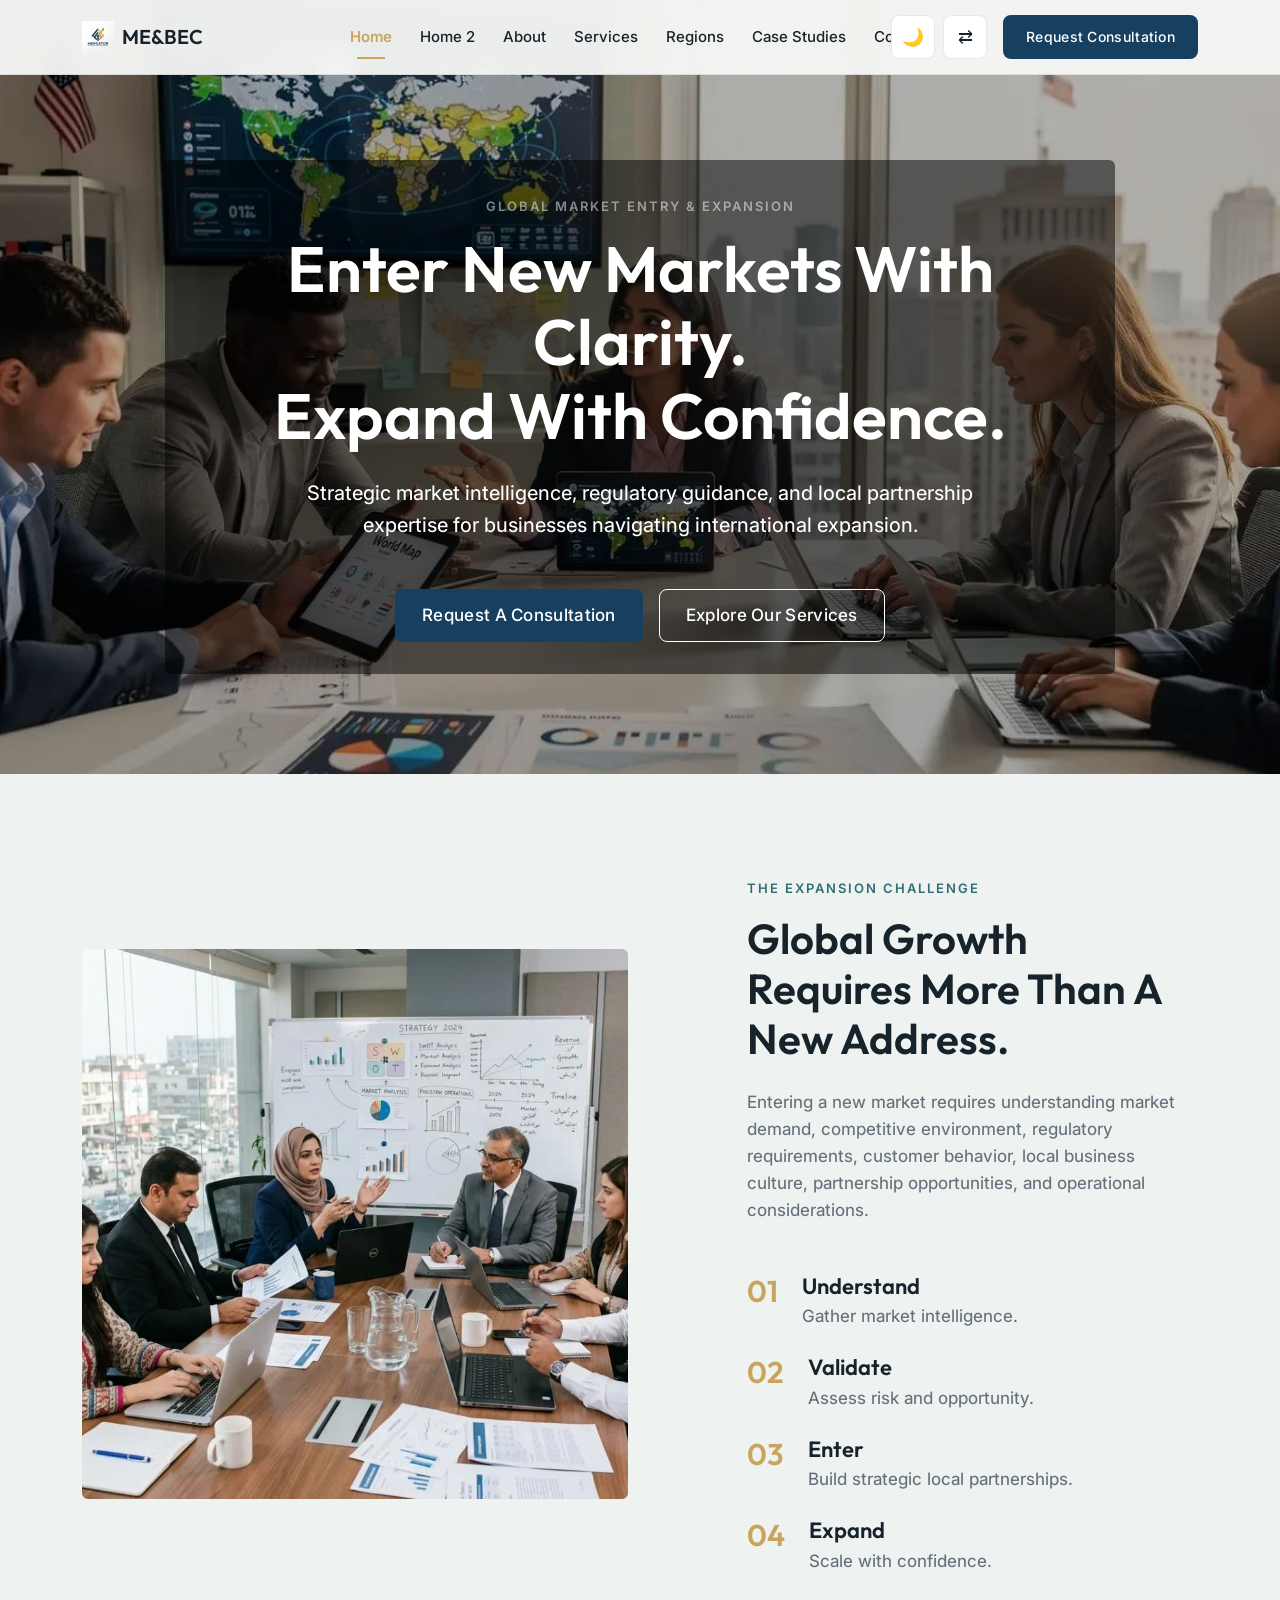
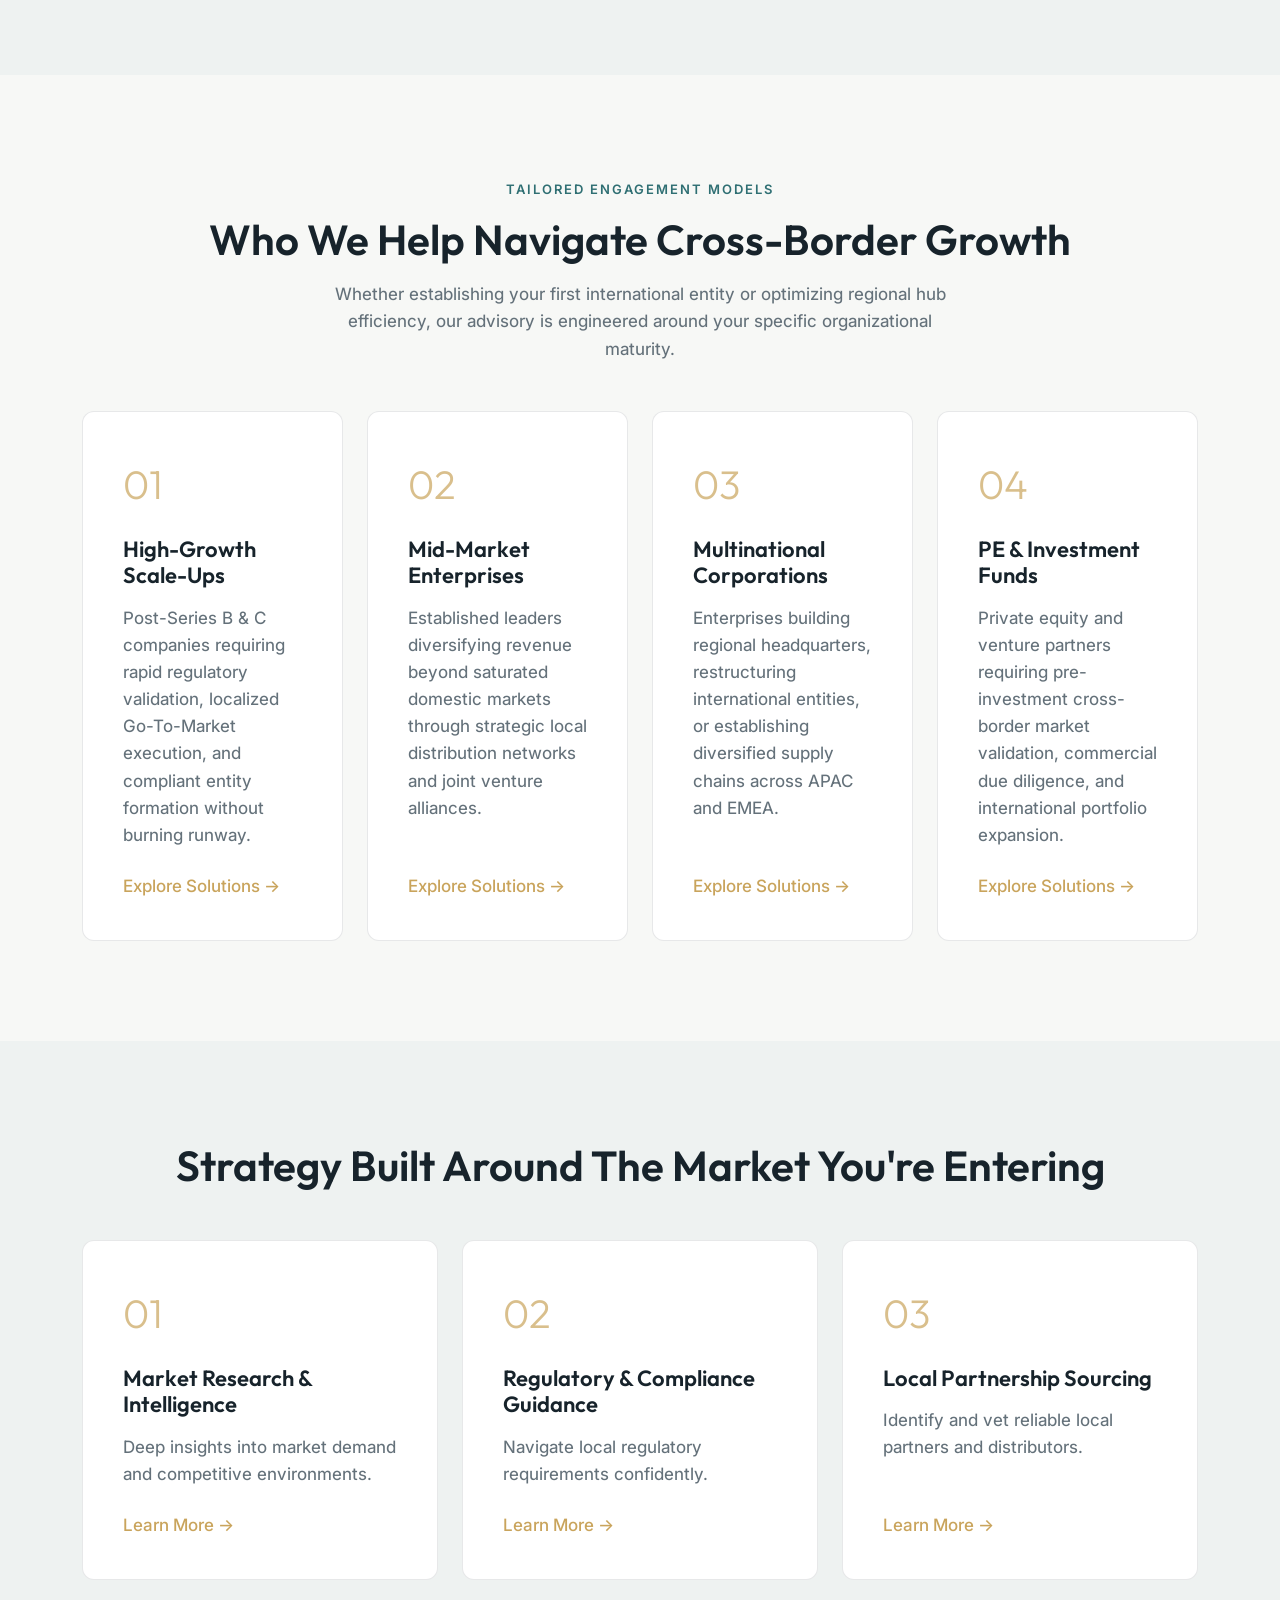
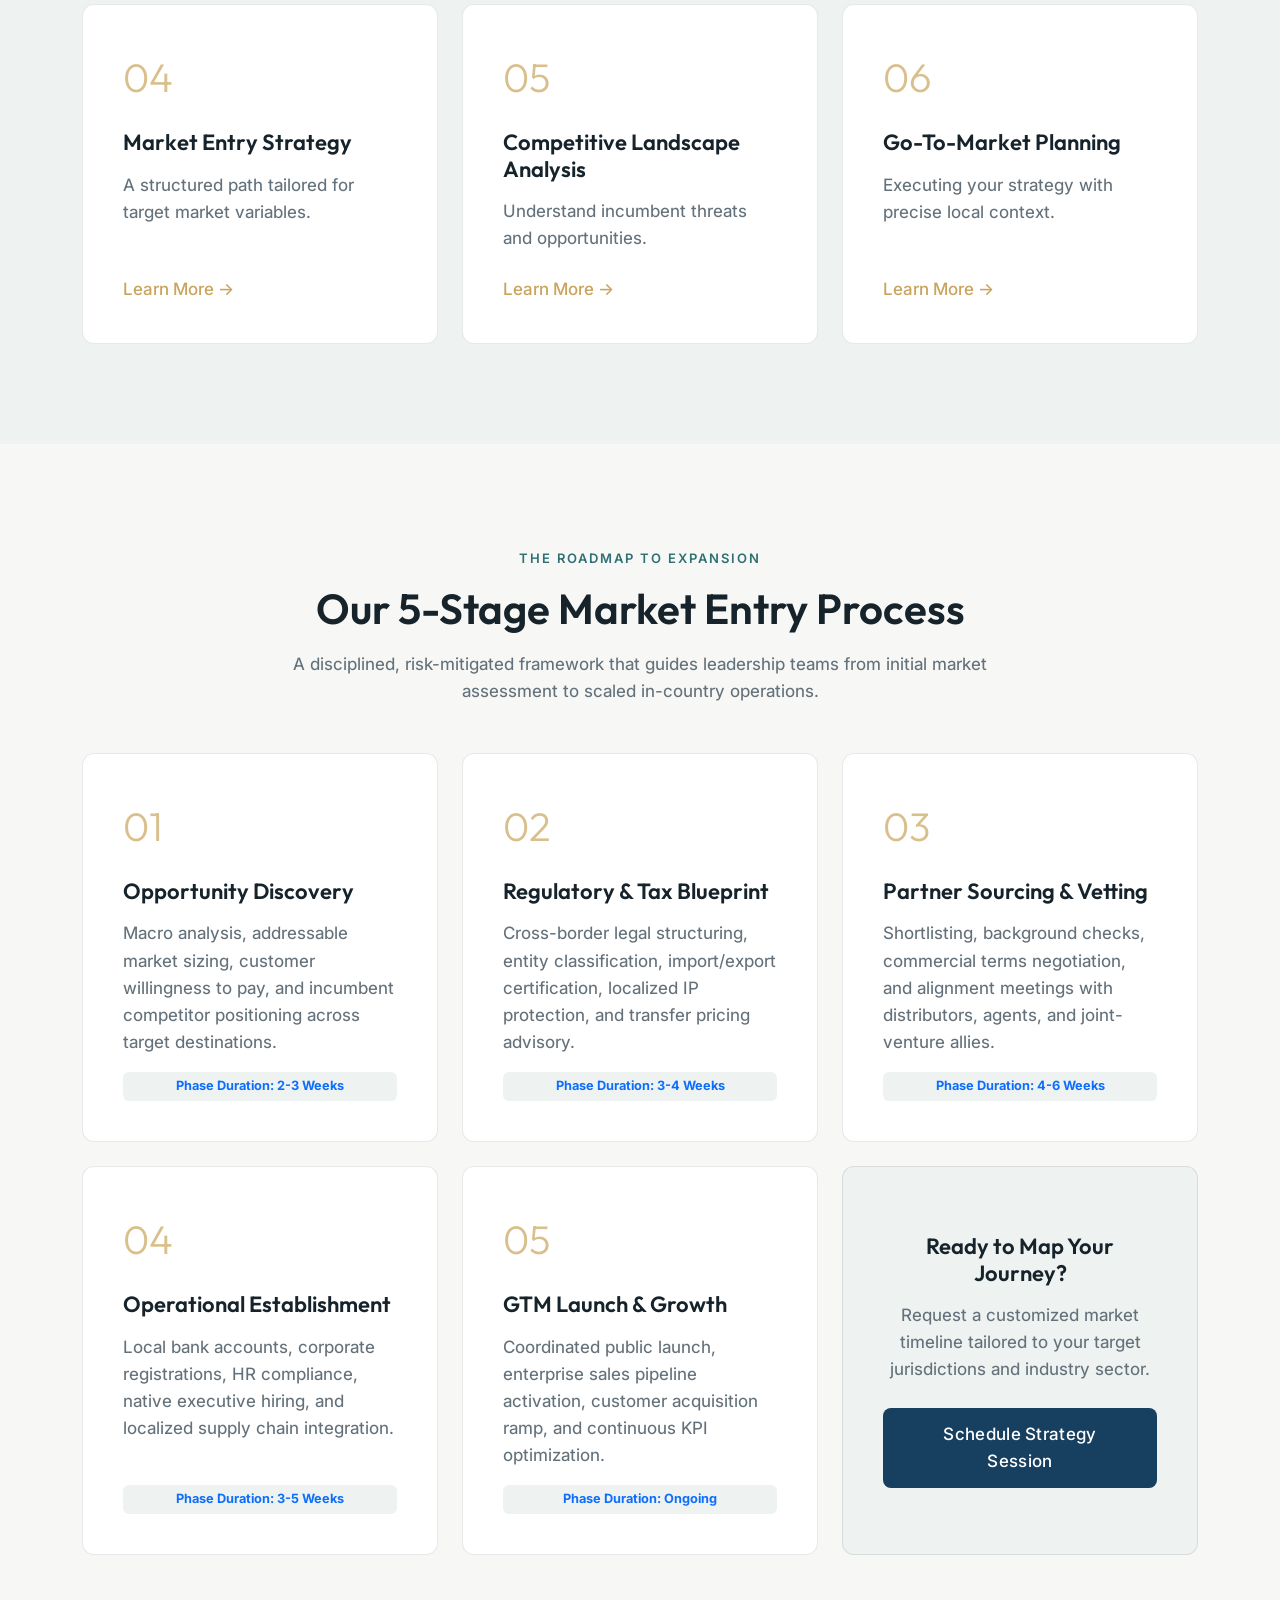
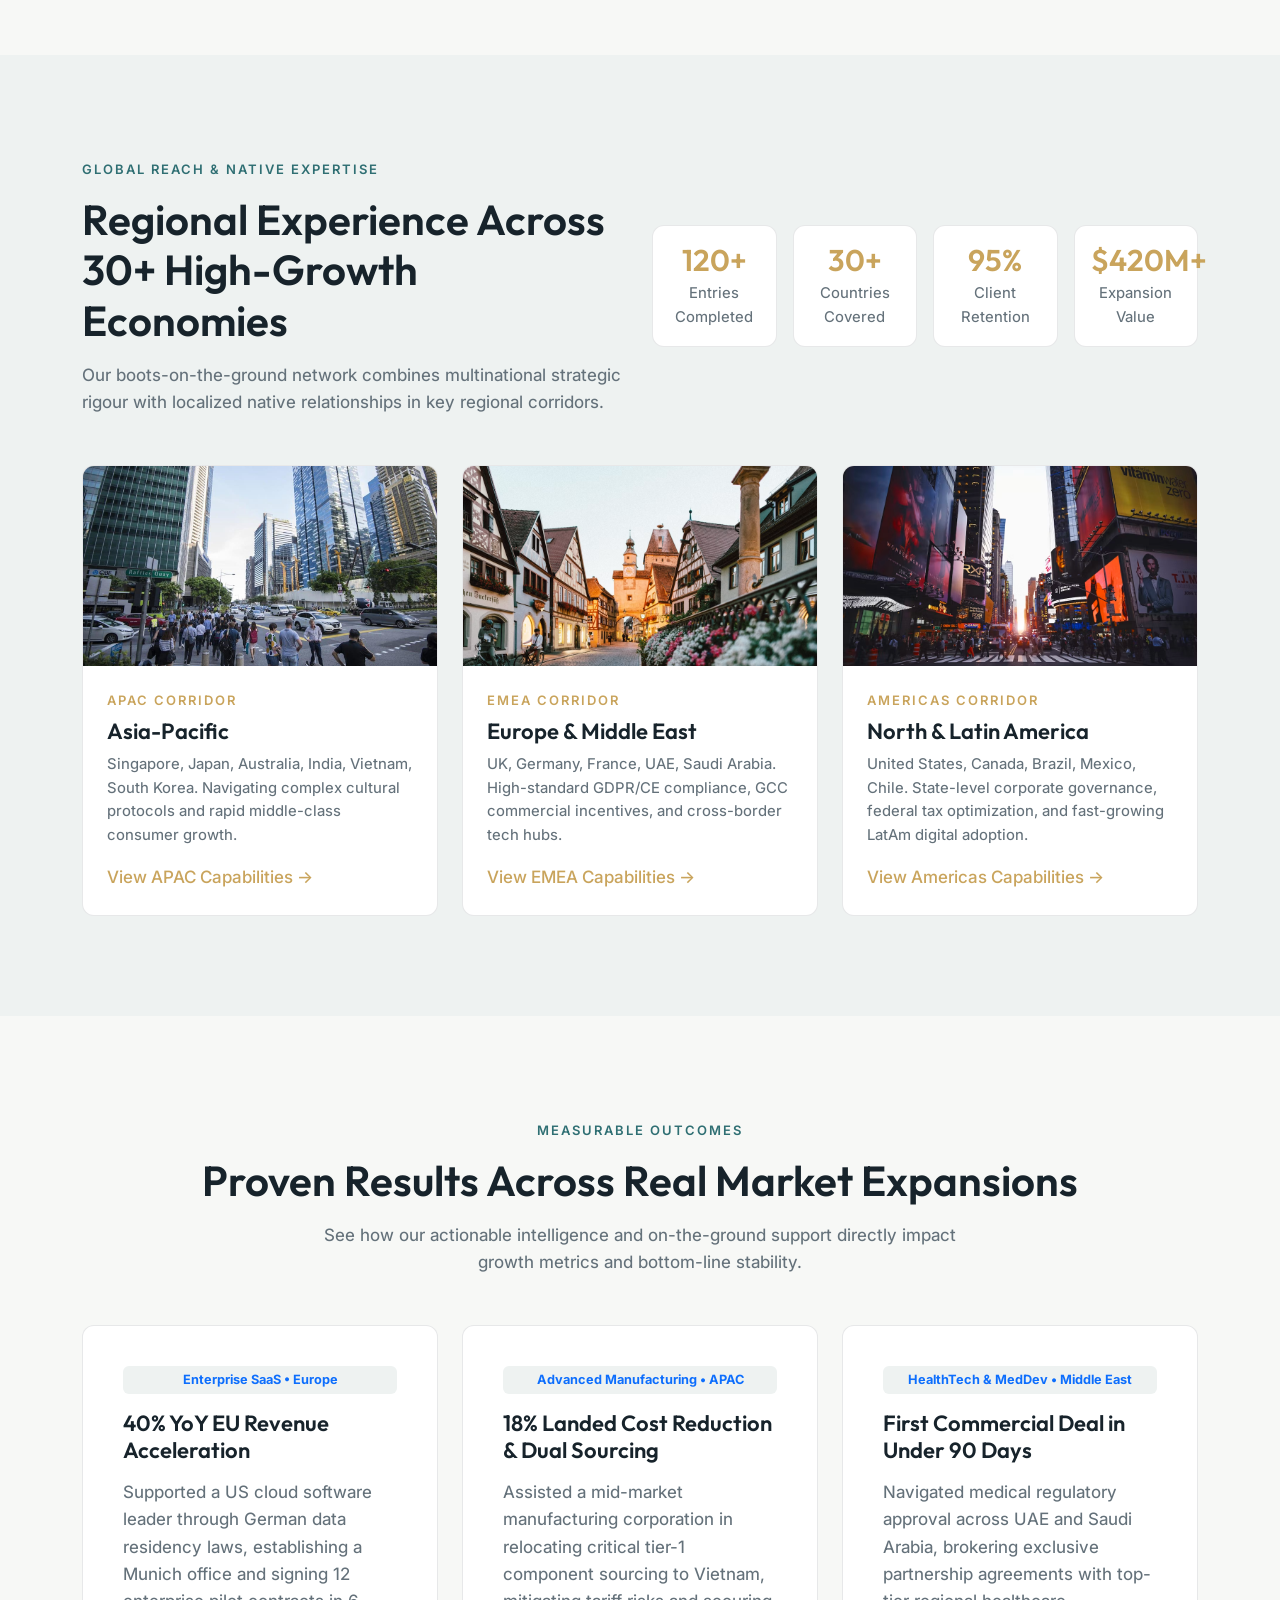
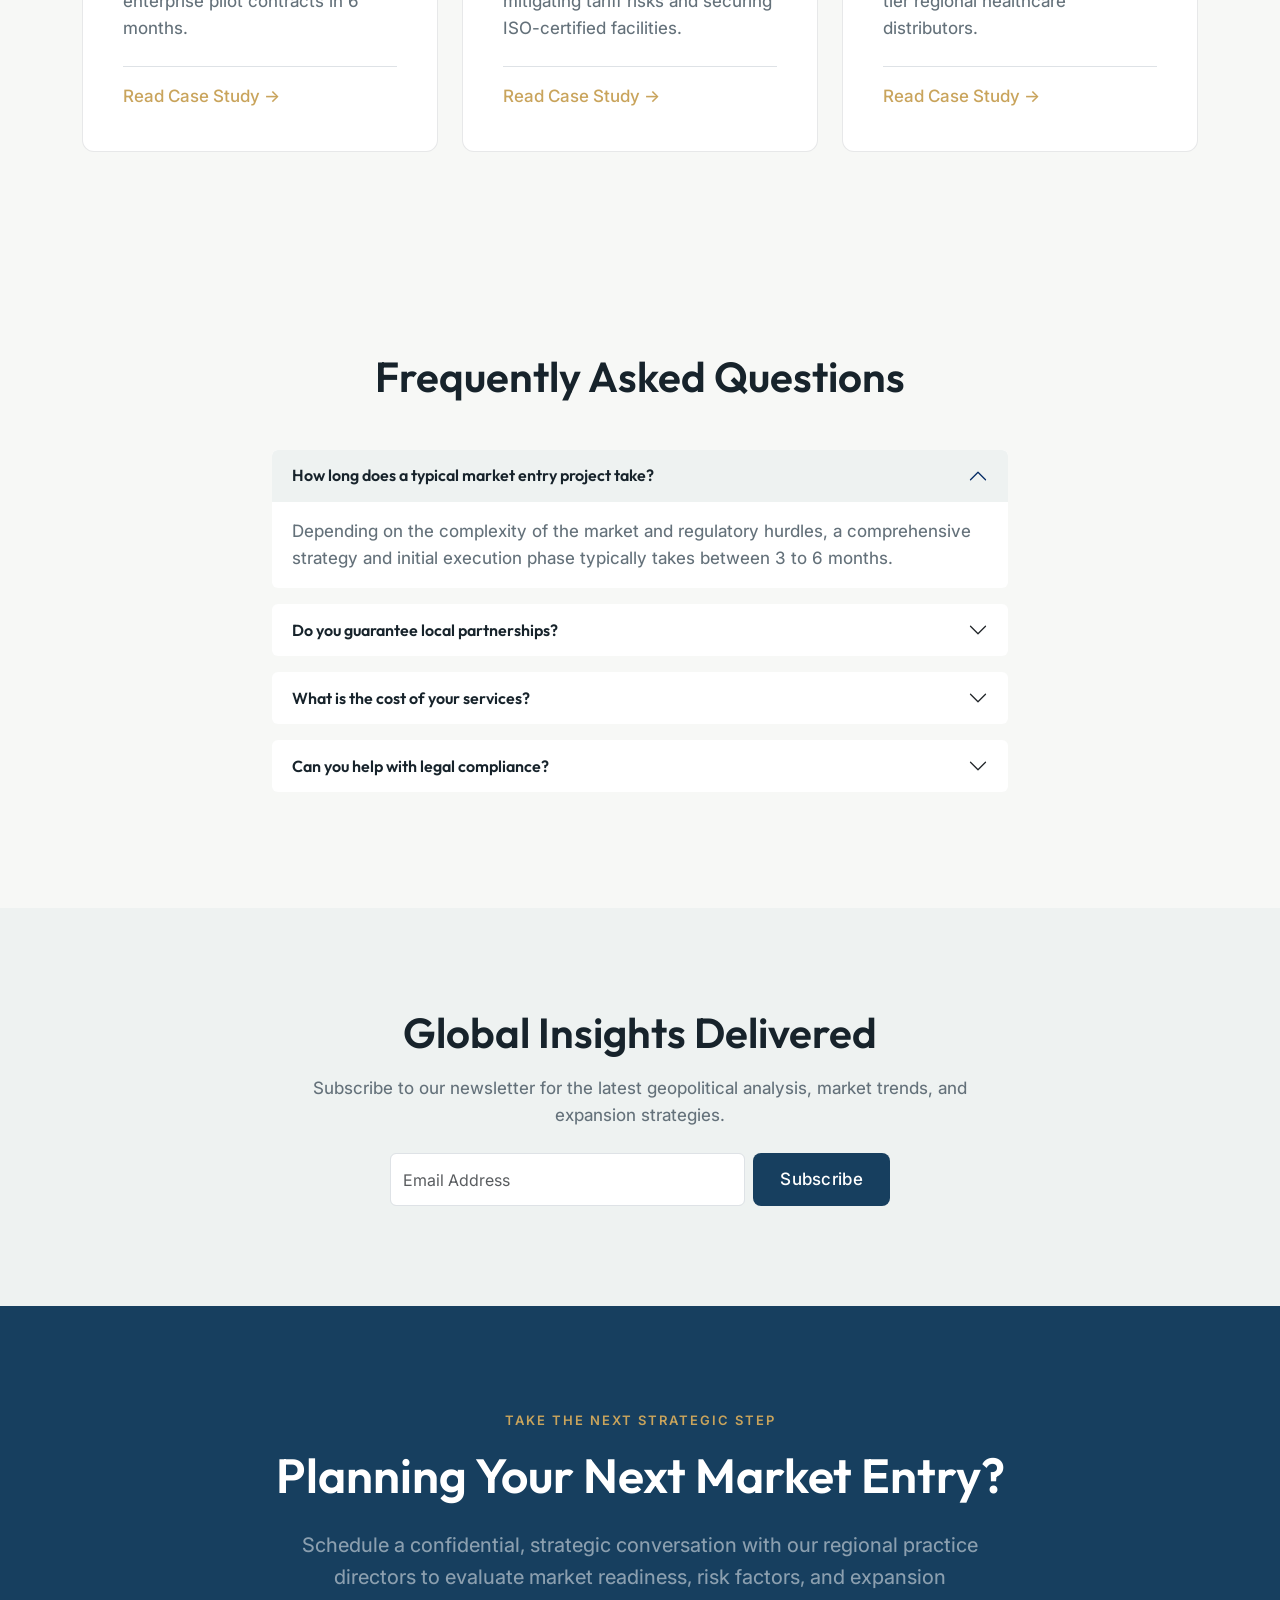
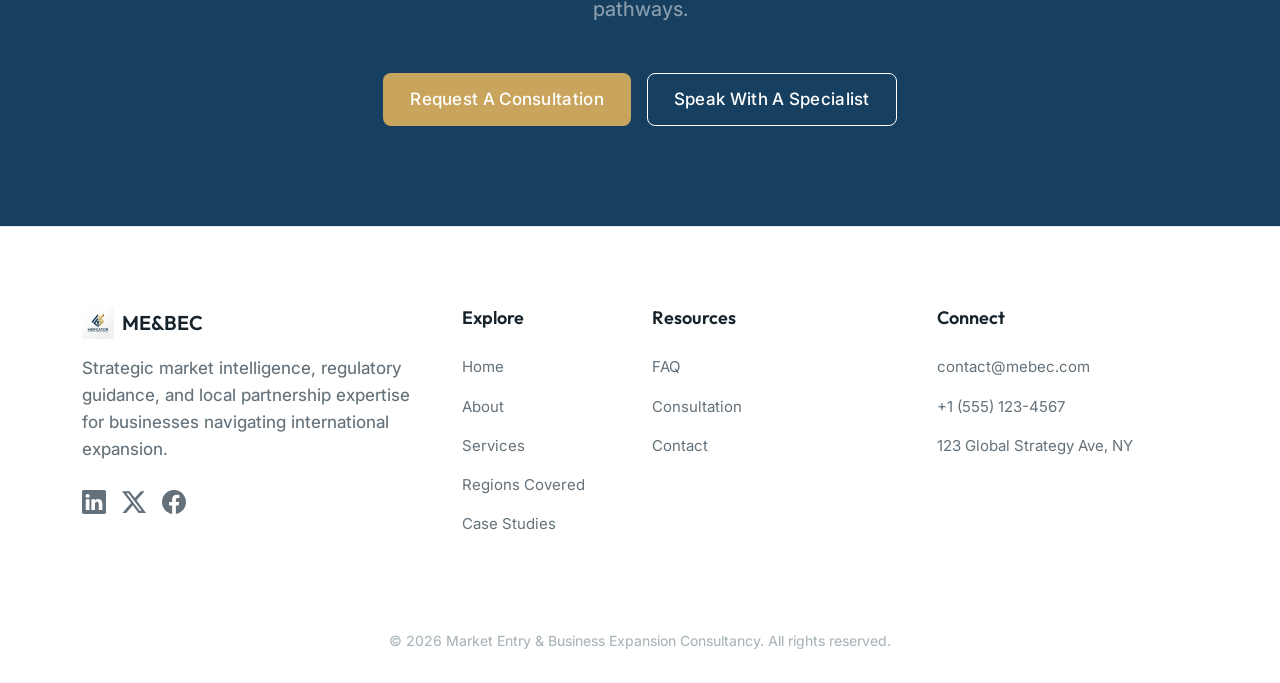
<file: index.html>
<!DOCTYPE html>
<html lang="en" dir="ltr" data-theme="light">

<head>
    <meta charset="UTF-8">
    <meta name="viewport" content="width=device-width, initial-scale=1.0">
    <title>Market Entry & Business Expansion Consultancy</title>
    <meta name="description"
        content="Strategic market intelligence, regulatory guidance, and local partnership expertise for businesses navigating international expansion.">

    <!-- Fonts -->
    <link rel="preconnect" href="https://fonts.googleapis.com">
    <link rel="preconnect" href="https://fonts.gstatic.com" crossorigin>
    <link
        href="https://fonts.googleapis.com/css2?family=Inter:wght@400;500;600&family=Outfit:wght@300;400;500;600&display=swap"
        rel="stylesheet">

    <!-- Bootstrap 5 CDN -->
    <link href="https://cdn.jsdelivr.net/npm/bootstrap@5.3.2/dist/css/bootstrap.min.css" rel="stylesheet">

    <!-- Custom CSS -->
    <link rel="stylesheet" href="assets/css/style.css">
    <link rel="stylesheet" href="assets/css/dark-mode.css">
    <link rel="stylesheet" href="assets/css/rtl.css">
    <!-- Favicon -->
    <link rel="icon" type="image/x-icon" href="assets/images/favicon.ico">
</head>

<body>

    <!-- NAVBAR -->
    <nav class="navbar navbar-expand-xl navbar-premium">
        <div class="container">
            <a class="navbar-brand d-flex align-items-center text-nowrap" href="index.html">
                <img src="assets/images/logo.png" alt="Logo" width="32" height="32" class="me-2 align-text-top">ME&BEC
            </a>
            <button class="navbar-toggler border-0" type="button" data-bs-toggle="collapse" data-bs-target="#mainNav"
                aria-controls="mainNav" aria-expanded="false" aria-label="Toggle navigation">
                <span class="navbar-toggler-icon"></span>
            </button>
            <div class="collapse navbar-collapse" id="mainNav">
                <ul class="navbar-nav mx-auto mb-2 mb-lg-0 align-items-center">
                    <li class="nav-item"><a class="nav-link active" href="index.html">Home</a></li>
                    <li class="nav-item"><a class="nav-link" href="home-2.html">Home 2</a></li>
                    <li class="nav-item"><a class="nav-link" href="about.html">About</a></li>
                    <li class="nav-item"><a class="nav-link" href="services.html">Services</a></li>
                    <li class="nav-item"><a class="nav-link" href="regions.html">Regions</a></li>
                    <li class="nav-item"><a class="nav-link" href="case-studies.html">Case Studies</a></li>
                    <li class="nav-item"><a class="nav-link" href="contact.html">Contact</a></li>
                </ul>
                <div
                    class="d-flex flex-column flex-xl-row align-items-center justify-content-center gap-3 ms-xl-auto mt-4 mt-xl-0 mb-4 mb-xl-0 header-actions">
                    <div class="d-flex gap-2 justify-content-center align-items-center">
                        <a href="#" id="theme-toggle" class="header-btn" aria-label="Toggle Dark Mode" title="Toggle Dark Mode">🌙</a>
                        <a href="#" id="rtl-toggle" class="header-btn" aria-label="Toggle RTL" title="Toggle RTL">⇄</a>
                    </div>
                    <a class="btn-premium" href="consultation.html">Request Consultation</a>
                </div>
            </div>
        </div>
    </nav>

    <!-- HERO SECTION -->
    <section class="hero-section"
        style="background-image: url('assets/images/home1-hero.jpg');background-position: center;background-repeat: no-repeat; background-size: cover;">
        <div class="hero-bg-pattern" style="background-color: rgba(0,0,0,0.6);"></div>
        <div class="container hero-content position-relative z-1">
            <div class="row align-items-center justify-content-center text-center">
                <div class="col-lg-10 fade-in-up rounded" style="background-color: rgba(0,0,0,0.5); padding: 2rem;">
                    <span class="eyebrow text-white-50">GLOBAL MARKET ENTRY & EXPANSION</span>
                    <h1 class="display-3 fw-bold mb-4 text-white mx-auto" style="max-width: 900px;">Enter New Markets
                        With Clarity.<br>Expand With Confidence.</h1>
                    <p class="lead mb-5 text-white mx-auto" style="max-width: 700px;">Strategic market intelligence,
                        regulatory guidance, and local
                        partnership expertise for businesses navigating international expansion.</p>

                    <div class="d-flex flex-wrap justify-content-center gap-3">
                        <a href="consultation.html" class="btn-premium">Request A Consultation</a>
                        <a href="services.html" class="btn-premium btn-premium-outline text-white border-white"
                            style="background: transparent;">Explore Our Services</a>
                    </div>
                </div>
            </div>
        </div>
    </section>

    <!-- SECTION 2: THE EXPANSION CHALLENGE -->
    <section class="section-padding bg-light-alt">
        <div class="container">
            <div class="row align-items-center">
                <div class="col-lg-6 mb-5 mb-lg-0 fade-in-up">
                    <img src="assets/images/expansion.jpg" alt="Global Expansion Meeting"
                        class="img-fluid rounded w-100"
                        style="border-radius: var(--border-radius-card); height: 550px; object-fit: cover;">
                </div>
                <div class="col-lg-5 offset-lg-1 fade-in-up">
                    <span class="eyebrow">THE EXPANSION CHALLENGE</span>
                    <h2 class="mb-4">Global Growth Requires More Than A New Address.</h2>
                    <p class="mb-5 text-secondary">Entering a new market requires understanding market demand,
                        competitive environment, regulatory requirements, customer behavior, local business culture,
                        partnership opportunities, and operational considerations.</p>

                    <div class="d-flex flex-column gap-4">
                        <div class="d-flex align-items-start">
                            <h3 class="text-accent me-4 mb-0">01</h3>
                            <div>
                                <h4 class="mb-1">Understand</h4>
                                <p class="text-secondary mb-0">Gather market intelligence.</p>
                            </div>
                        </div>
                        <div class="d-flex align-items-start">
                            <h3 class="text-accent me-4 mb-0">02</h3>
                            <div>
                                <h4 class="mb-1">Validate</h4>
                                <p class="text-secondary mb-0">Assess risk and opportunity.</p>
                            </div>
                        </div>
                        <div class="d-flex align-items-start">
                            <h3 class="text-accent me-4 mb-0">03</h3>
                            <div>
                                <h4 class="mb-1">Enter</h4>
                                <p class="text-secondary mb-0">Build strategic local partnerships.</p>
                            </div>
                        </div>
                        <div class="d-flex align-items-start">
                            <h3 class="text-accent me-4 mb-0">04</h3>
                            <div>
                                <h4 class="mb-1">Expand</h4>
                                <p class="text-secondary mb-0">Scale with confidence.</p>
                            </div>
                        </div>
                    </div>
                </div>
            </div>
        </div>
    </section>

    <!-- SECTION 3: WHO WE HELP -->
    <section class="section-padding">
        <div class="container">
            <div class="text-center mb-5 fade-in-up">
                <span class="eyebrow">TAILORED ENGAGEMENT MODELS</span>
                <h2 class="mb-3">Who We Help Navigate Cross-Border Growth</h2>
                <p class="text-secondary mx-auto" style="max-width: 650px;">Whether establishing your first international entity or optimizing regional hub efficiency, our advisory is engineered around your specific organizational maturity.</p>
            </div>
            <div class="row g-4">
                <div class="col-md-6 col-lg-3 fade-in-up">
                    <div class="premium-card h-100 d-flex flex-column">
                        <div class="card-number">01</div>
                        <h4 class="mb-3">High-Growth Scale-Ups</h4>
                        <p class="text-secondary mb-4">Post-Series B & C companies requiring rapid regulatory validation, localized Go-To-Market execution, and compliant entity formation without burning runway.</p>
                        <a href="services.html" class="text-accent fw-medium mt-auto">Explore Solutions →</a>
                    </div>
                </div>
                <div class="col-md-6 col-lg-3 fade-in-up">
                    <div class="premium-card h-100 d-flex flex-column">
                        <div class="card-number">02</div>
                        <h4 class="mb-3">Mid-Market Enterprises</h4>
                        <p class="text-secondary mb-4">Established leaders diversifying revenue beyond saturated domestic markets through strategic local distribution networks and joint venture alliances.</p>
                        <a href="services.html" class="text-accent fw-medium mt-auto">Explore Solutions →</a>
                    </div>
                </div>
                <div class="col-md-6 col-lg-3 fade-in-up">
                    <div class="premium-card h-100 d-flex flex-column">
                        <div class="card-number">03</div>
                        <h4 class="mb-3">Multinational Corporations</h4>
                        <p class="text-secondary mb-4">Enterprises building regional headquarters, restructuring international entities, or establishing diversified supply chains across APAC and EMEA.</p>
                        <a href="services.html" class="text-accent fw-medium mt-auto">Explore Solutions →</a>
                    </div>
                </div>
                <div class="col-md-6 col-lg-3 fade-in-up">
                    <div class="premium-card h-100 d-flex flex-column">
                        <div class="card-number">04</div>
                        <h4 class="mb-3">PE & Investment Funds</h4>
                        <p class="text-secondary mb-4">Private equity and venture partners requiring pre-investment cross-border market validation, commercial due diligence, and international portfolio expansion.</p>
                        <a href="services.html" class="text-accent fw-medium mt-auto">Explore Solutions →</a>
                    </div>
                </div>
            </div>
        </div>
    </section>

    <!-- SECTION 4: CORE CONSULTING & EXPANSION SERVICES -->
    <section class="section-padding bg-light-alt">
        <div class="container">
            <div class="text-center mb-5 fade-in-up">
                <h2 class="mb-3">Strategy Built Around The Market You're Entering</h2>
            </div>
            <div class="row g-4">
                <div class="col-md-6 col-lg-4 fade-in-up">
                    <div class="premium-card h-100 d-flex flex-column">
                        <div class="card-number">01</div>
                        <h4 class="mb-3">Market Research & Intelligence</h4>
                        <p class="text-secondary mb-4">Deep insights into market demand and competitive environments.
                        </p>
                        <a href="service-details.html" class="text-accent fw-medium mt-auto">Learn More →</a>
                    </div>
                </div>
                <div class="col-md-6 col-lg-4 fade-in-up">
                    <div class="premium-card h-100 d-flex flex-column">
                        <div class="card-number">02</div>
                        <h4 class="mb-3">Regulatory & Compliance Guidance</h4>
                        <p class="text-secondary mb-4">Navigate local regulatory requirements confidently.</p>
                        <a href="service-details.html" class="text-accent fw-medium mt-auto">Learn More →</a>
                    </div>
                </div>
                <div class="col-md-6 col-lg-4 fade-in-up">
                    <div class="premium-card h-100 d-flex flex-column">
                        <div class="card-number">03</div>
                        <h4 class="mb-3">Local Partnership Sourcing</h4>
                        <p class="text-secondary mb-4">Identify and vet reliable local partners and distributors.</p>
                        <a href="service-details.html" class="text-accent fw-medium mt-auto">Learn More →</a>
                    </div>
                </div>
                <div class="col-md-6 col-lg-4 fade-in-up">
                    <div class="premium-card h-100 d-flex flex-column">
                        <div class="card-number">04</div>
                        <h4 class="mb-3">Market Entry Strategy</h4>
                        <p class="text-secondary mb-4">A structured path tailored for target market variables.</p>
                        <a href="service-details.html" class="text-accent fw-medium mt-auto">Learn More →</a>
                    </div>
                </div>
                <div class="col-md-6 col-lg-4 fade-in-up">
                    <div class="premium-card h-100 d-flex flex-column">
                        <div class="card-number">05</div>
                        <h4 class="mb-3">Competitive Landscape Analysis</h4>
                        <p class="text-secondary mb-4">Understand incumbent threats and opportunities.</p>
                        <a href="service-details.html" class="text-accent fw-medium mt-auto">Learn More →</a>
                    </div>
                </div>
                <div class="col-md-6 col-lg-4 fade-in-up">
                    <div class="premium-card h-100 d-flex flex-column">
                        <div class="card-number">06</div>
                        <h4 class="mb-3">Go-To-Market Planning</h4>
                        <p class="text-secondary mb-4">Executing your strategy with precise local context.</p>
                        <a href="service-details.html" class="text-accent fw-medium mt-auto">Learn More →</a>
                    </div>
                </div>
            </div>
        </div>
    </section>

    <!-- SECTION 5: OUR MARKET ENTRY PROCESS -->
    <section class="section-padding">
        <div class="container">
            <div class="text-center mb-5 fade-in-up">
                <span class="eyebrow">THE ROADMAP TO EXPANSION</span>
                <h2 class="mb-3">Our 5-Stage Market Entry Process</h2>
                <p class="text-secondary mx-auto" style="max-width: 700px;">A disciplined, risk-mitigated framework that guides leadership teams from initial market assessment to scaled in-country operations.</p>
            </div>
            <div class="row g-4">
                <div class="col-md-6 col-lg-4 fade-in-up">
                    <div class="premium-card h-100 d-flex flex-column">
                        <div class="card-number">01</div>
                        <h4 class="mb-3">Opportunity Discovery</h4>
                        <p class="text-secondary mb-3">Macro analysis, addressable market sizing, customer willingness to pay, and incumbent competitor positioning across target destinations.</p>
                        <span class="badge bg-light-alt text-primary p-2 rounded mt-auto w-fit">Phase Duration: 2-3 Weeks</span>
                    </div>
                </div>
                <div class="col-md-6 col-lg-4 fade-in-up">
                    <div class="premium-card h-100 d-flex flex-column">
                        <div class="card-number">02</div>
                        <h4 class="mb-3">Regulatory & Tax Blueprint</h4>
                        <p class="text-secondary mb-3">Cross-border legal structuring, entity classification, import/export certification, localized IP protection, and transfer pricing advisory.</p>
                        <span class="badge bg-light-alt text-primary p-2 rounded mt-auto w-fit">Phase Duration: 3-4 Weeks</span>
                    </div>
                </div>
                <div class="col-md-6 col-lg-4 fade-in-up">
                    <div class="premium-card h-100 d-flex flex-column">
                        <div class="card-number">03</div>
                        <h4 class="mb-3">Partner Sourcing & Vetting</h4>
                        <p class="text-secondary mb-3">Shortlisting, background checks, commercial terms negotiation, and alignment meetings with distributors, agents, and joint-venture allies.</p>
                        <span class="badge bg-light-alt text-primary p-2 rounded mt-auto w-fit">Phase Duration: 4-6 Weeks</span>
                    </div>
                </div>
                <div class="col-md-6 col-lg-4 fade-in-up">
                    <div class="premium-card h-100 d-flex flex-column">
                        <div class="card-number">04</div>
                        <h4 class="mb-3">Operational Establishment</h4>
                        <p class="text-secondary mb-3">Local bank accounts, corporate registrations, HR compliance, native executive hiring, and localized supply chain integration.</p>
                        <span class="badge bg-light-alt text-primary p-2 rounded mt-auto w-fit">Phase Duration: 3-5 Weeks</span>
                    </div>
                </div>
                <div class="col-md-6 col-lg-4 fade-in-up">
                    <div class="premium-card h-100 d-flex flex-column">
                        <div class="card-number">05</div>
                        <h4 class="mb-3">GTM Launch & Growth</h4>
                        <p class="text-secondary mb-3">Coordinated public launch, enterprise sales pipeline activation, customer acquisition ramp, and continuous KPI optimization.</p>
                        <span class="badge bg-light-alt text-primary p-2 rounded mt-auto w-fit">Phase Duration: Ongoing</span>
                    </div>
                </div>
                <div class="col-md-6 col-lg-4 fade-in-up">
                    <div class="premium-card h-100 d-flex flex-column justify-content-center text-center bg-light-alt">
                        <h4 class="mb-3">Ready to Map Your Journey?</h4>
                        <p class="text-secondary mb-4">Request a customized market timeline tailored to your target jurisdictions and industry sector.</p>
                        <a href="consultation.html" class="btn-premium">Schedule Strategy Session</a>
                    </div>
                </div>
            </div>
        </div>
    </section>

    <!-- SECTION 6: REGIONAL EXPERIENCE & GLOBAL TRACK RECORD -->
    <section class="section-padding bg-light-alt">
        <div class="container">
            <div class="row align-items-center mb-5 fade-in-up">
                <div class="col-lg-6">
                    <span class="eyebrow">GLOBAL REACH & NATIVE EXPERTISE</span>
                    <h2 class="mb-3">Regional Experience Across 30+ High-Growth Economies</h2>
                    <p class="text-secondary mb-0">Our boots-on-the-ground network combines multinational strategic rigour with localized native relationships in key regional corridors.</p>
                </div>
                <div class="col-lg-6 mt-4 mt-lg-0">
                    <div class="row g-3 text-center">
                        <div class="col-6 col-sm-3">
                            <div class="premium-card p-3">
                                <h3 class="text-accent mb-1">120+</h3>
                                <p class="text-secondary small mb-0">Entries Completed</p>
                            </div>
                        </div>
                        <div class="col-6 col-sm-3">
                            <div class="premium-card p-3">
                                <h3 class="text-accent mb-1">30+</h3>
                                <p class="text-secondary small mb-0">Countries Covered</p>
                            </div>
                        </div>
                        <div class="col-6 col-sm-3">
                            <div class="premium-card p-3">
                                <h3 class="text-accent mb-1">95%</h3>
                                <p class="text-secondary small mb-0">Client Retention</p>
                            </div>
                        </div>
                        <div class="col-6 col-sm-3">
                            <div class="premium-card p-3">
                                <h3 class="text-accent mb-1">$420M+</h3>
                                <p class="text-secondary small mb-0">Expansion Value</p>
                            </div>
                        </div>
                    </div>
                </div>
            </div>

            <div class="row g-4 fade-in-up">
                <div class="col-12 col-md-12 col-lg-4">
                    <div class="premium-card p-0 overflow-hidden h-100 d-flex flex-column">
                        <img src="assets/images/asia.jpg" alt="Asia Pacific" class="w-100" style="height: 200px; object-fit: cover;">
                        <div class="p-4 d-flex flex-column flex-grow-1">
                            <span class="eyebrow text-accent mb-2">APAC CORRIDOR</span>
                            <h4 class="mb-2">Asia-Pacific</h4>
                            <p class="text-secondary mb-3 small">Singapore, Japan, Australia, India, Vietnam, South Korea. Navigating complex cultural protocols and rapid middle-class consumer growth.</p>
                            <a href="regions.html" class="text-accent fw-medium mt-auto">View APAC Capabilities →</a>
                        </div>
                    </div>
                </div>
                <div class="col-12 col-md-12 col-lg-4">
                    <div class="premium-card p-0 overflow-hidden h-100 d-flex flex-column">
                        <img src="assets/images/region1.avif" alt="Europe and Middle East" class="w-100" style="height: 200px; object-fit: cover;">
                        <div class="p-4 d-flex flex-column flex-grow-1">
                            <span class="eyebrow text-accent mb-2">EMEA CORRIDOR</span>
                            <h4 class="mb-2">Europe & Middle East</h4>
                            <p class="text-secondary mb-3 small">UK, Germany, France, UAE, Saudi Arabia. High-standard GDPR/CE compliance, GCC commercial incentives, and cross-border tech hubs.</p>
                            <a href="regions.html" class="text-accent fw-medium mt-auto">View EMEA Capabilities →</a>
                        </div>
                    </div>
                </div>
                <div class="col-12 col-md-12 col-lg-4">
                    <div class="premium-card p-0 overflow-hidden h-100 d-flex flex-column">
                        <img src="assets/images/region2.avif" alt="The Americas" class="w-100" style="height: 200px; object-fit: cover;">
                        <div class="p-4 d-flex flex-column flex-grow-1">
                            <span class="eyebrow text-accent mb-2">AMERICAS CORRIDOR</span>
                            <h4 class="mb-2">North & Latin America</h4>
                            <p class="text-secondary mb-3 small">United States, Canada, Brazil, Mexico, Chile. State-level corporate governance, federal tax optimization, and fast-growing LatAm digital adoption.</p>
                            <a href="regions.html" class="text-accent fw-medium mt-auto">View Americas Capabilities →</a>
                        </div>
                    </div>
                </div>
            </div>
        </div>
    </section>

    <!-- SECTION 7: PROVEN RESULTS & CASE STUDIES -->
    <section class="section-padding">
        <div class="container">
            <div class="text-center mb-5 fade-in-up">
                <span class="eyebrow">MEASURABLE OUTCOMES</span>
                <h2 class="mb-3">Proven Results Across Real Market Expansions</h2>
                <p class="text-secondary mx-auto" style="max-width: 650px;">See how our actionable intelligence and on-the-ground support directly impact growth metrics and bottom-line stability.</p>
            </div>
            <div class="row g-4">
                <div class="col-lg-4 fade-in-up">
                    <div class="premium-card h-100 d-flex flex-column">
                        <span class="badge bg-light-alt text-primary mb-3 p-2 rounded w-fit">Enterprise SaaS • Europe</span>
                        <h4 class="mb-3">40% YoY EU Revenue Acceleration</h4>
                        <p class="text-secondary mb-4">Supported a US cloud software leader through German data residency laws, establishing a Munich office and signing 12 enterprise pilot contracts in 6 months.</p>
                        <div class="mt-auto pt-3 border-top">
                            <a href="case-studies.html" class="text-accent fw-medium">Read Case Study →</a>
                        </div>
                    </div>
                </div>
                <div class="col-lg-4 fade-in-up">
                    <div class="premium-card h-100 d-flex flex-column">
                        <span class="badge bg-light-alt text-primary mb-3 p-2 rounded w-fit">Advanced Manufacturing • APAC</span>
                        <h4 class="mb-3">18% Landed Cost Reduction & Dual Sourcing</h4>
                        <p class="text-secondary mb-4">Assisted a mid-market manufacturing corporation in relocating critical tier-1 component sourcing to Vietnam, mitigating tariff risks and securing ISO-certified facilities.</p>
                        <div class="mt-auto pt-3 border-top">
                            <a href="case-studies.html" class="text-accent fw-medium">Read Case Study →</a>
                        </div>
                    </div>
                </div>
                <div class="col-lg-4 fade-in-up">
                    <div class="premium-card h-100 d-flex flex-column">
                        <span class="badge bg-light-alt text-primary mb-3 p-2 rounded w-fit">HealthTech & MedDev • Middle East</span>
                        <h4 class="mb-3">First Commercial Deal in Under 90 Days</h4>
                        <p class="text-secondary mb-4">Navigated medical regulatory approval across UAE and Saudi Arabia, brokering exclusive partnership agreements with top-tier regional healthcare distributors.</p>
                        <div class="mt-auto pt-3 border-top">
                            <a href="case-studies.html" class="text-accent fw-medium">Read Case Study →</a>
                        </div>
                    </div>
                </div>
            </div>
        </div>
    </section>

    <!-- SECTION 9: FAQ -->
    <section class="section-padding">
        <div class="container fade-in-up">
            <h2 class="fw-bold mb-5 text-center">Frequently Asked Questions</h2>
            <div class="row justify-content-center">
                <div class="col-lg-8">
                    <div class="accordion" id="homeFaq">
                        <div class="accordion-item mb-3 border-0 rounded premium-card overflow-hidden p-0">
                            <h2 class="accordion-header">
                                <button class="accordion-button fw-bold bg-transparent" type="button"
                                    data-bs-toggle="collapse" data-bs-target="#faq1">
                                    How long does a typical market entry project take?
                                </button>
                            </h2>
                            <div id="faq1" class="accordion-collapse collapse show" data-bs-parent="#homeFaq">
                                <div class="accordion-body text-secondary">
                                    Depending on the complexity of the market and regulatory hurdles, a comprehensive
                                    strategy and initial execution phase typically takes between 3 to 6 months.
                                </div>
                            </div>
                        </div>
                        <div class="accordion-item mb-3 border-0 rounded premium-card overflow-hidden p-0">
                            <h2 class="accordion-header">
                                <button class="accordion-button collapsed fw-bold bg-transparent" type="button"
                                    data-bs-toggle="collapse" data-bs-target="#faq2">
                                    Do you guarantee local partnerships?
                                </button>
                            </h2>
                            <div id="faq2" class="accordion-collapse collapse" data-bs-parent="#homeFaq">
                                <div class="accordion-body text-secondary">
                                    We provide a highly vetted shortlist of potential partners based on rigorous
                                    criteria. While we facilitate the introductions and negotiations, the final
                                    commercial agreement is at the discretion of both parties.
                                </div>
                            </div>
                        </div>
                        <div class="accordion-item mb-3 border-0 rounded premium-card overflow-hidden p-0">
                            <h2 class="accordion-header">
                                <button class="accordion-button collapsed fw-bold bg-transparent" type="button"
                                    data-bs-toggle="collapse" data-bs-target="#faq3">
                                    What is the cost of your services?
                                </button>
                            </h2>
                            <div id="faq3" class="accordion-collapse collapse" data-bs-parent="#homeFaq">
                                <div class="accordion-body text-secondary">
                                    Our fees are structured based on the specific requirements, market complexity, and
                                    the duration of the engagement. We provide transparent pricing during our initial
                                    consultation.
                                </div>
                            </div>
                        </div>
                        <div class="accordion-item mb-3 border-0 rounded premium-card overflow-hidden p-0">
                            <h2 class="accordion-header">
                                <button class="accordion-button collapsed fw-bold bg-transparent" type="button"
                                    data-bs-toggle="collapse" data-bs-target="#faq4">
                                    Can you help with legal compliance?
                                </button>
                            </h2>
                            <div id="faq4" class="accordion-collapse collapse" data-bs-parent="#homeFaq">
                                <div class="accordion-body text-secondary">
                                    Yes, we work with certified local legal experts to ensure that your business
                                    structure, contracts, and operations comply entirely with regional laws and
                                    regulations.
                                </div>
                            </div>
                        </div>
                    </div>
                </div>
            </div>
        </div>
    </section>

    <!-- SECTION 10: NEWSLETTER -->
    <section class="section-padding bg-light-alt text-center">
        <div class="container fade-in-up">
            <div class="row justify-content-center">
                <div class="col-md-8">
                    <h2 class="fw-bold mb-3">Global Insights Delivered</h2>
                    <p class="text-secondary mb-4">Subscribe to our newsletter for the latest geopolitical analysis,
                        market trends, and expansion strategies.</p>
                    <form class="d-flex mx-auto" style="max-width: 500px;">
                        <input type="email" class="form-control me-2" placeholder="Email Address" required>
                        <button type="submit" class="btn-premium">Subscribe</button>
                    </form>
                </div>
            </div>
        </div>
    </section>

    <!-- SECTION 10: FINAL CONSULTATION CTA -->
    <section class="section-padding text-center cta-section" style="background-color: var(--primary-color); color: white;">
        <div class="container fade-in-up">
            <span class="eyebrow text-accent mb-3">TAKE THE NEXT STRATEGIC STEP</span>
            <h2 class="text-white mb-4 display-5">Planning Your Next Market Entry?</h2>
            <p class="lead text-white-50 mb-5 mx-auto" style="max-width: 680px;">Schedule a confidential, strategic conversation with our regional practice directors to evaluate market readiness, risk factors, and expansion pathways.</p>
            <div class="d-flex flex-wrap justify-content-center gap-3">
                <a href="consultation.html" class="btn-premium" style="background-color: var(--accent-color); color: #fff;">Request A Consultation</a>
                <a href="contact.html" class="btn-premium btn-premium-outline text-white border-white" style="background: transparent;">Speak With A Specialist</a>
            </div>
        </div>
    </section>

    <!-- FOOTER -->
    <footer class="footer-premium">
        <div class="container">
            <div class="row g-4">
                <div class="col-lg-4">
                    <a href="index.html"
                        class="navbar-brand text-decoration-none mb-3 d-flex align-items-center text-nowrap"><img
                            src="assets/images/logo.png" alt="Logo" width="32" height="32"
                            class="me-2 align-text-top">ME&BEC</a>
                    <p class="text-muted pe-lg-4">Strategic market intelligence, regulatory guidance, and local
                        partnership expertise for businesses navigating international expansion.</p>
                    <div class="d-flex gap-3 mt-4 footer-socials">
                        <a href="#" class="text-muted" onmouseover="this.style.color='var(--accent-color)'"
                            onmouseout="this.style.color=''" title="LinkedIn"><svg xmlns="http://www.w3.org/2000/svg"
                                width="24" height="24" fill="currentColor" viewBox="0 0 16 16">
                                <path
                                    d="M0 1.146C0 .513.526 0 1.175 0h13.65C15.474 0 16 .513 16 1.146v13.708c0 .633-.526 1.146-1.175 1.146H1.175C.526 16 0 15.487 0 14.854V1.146zm4.943 12.248V6.169H2.542v7.225h2.401zm-1.2-8.212c.837 0 1.358-.554 1.358-1.248-.015-.709-.52-1.248-1.342-1.248-.822 0-1.359.54-1.359 1.248 0 .694.521 1.248 1.327 1.248h.016zm4.908 8.212V9.359c0-.216.016-.432.08-.586.173-.431.568-.878 1.232-.878.869 0 1.216.662 1.216 1.634v3.865h2.401V9.25c0-2.22-1.184-3.252-2.764-3.252-1.274 0-1.845.7-2.165 1.193v.025h-.016a5.54 5.54 0 0 1 .016-.025V6.169h-2.4c.03.678 0 7.225 0 7.225h2.4z" />
                            </svg></a>
                        <a href="#" class="text-muted" onmouseover="this.style.color='var(--accent-color)'"
                            onmouseout="this.style.color=''" title="Twitter"><svg xmlns="http://www.w3.org/2000/svg"
                                width="24" height="24" fill="currentColor" viewBox="0 0 16 16">
                                <path
                                    d="M12.6.75h2.454l-5.36 6.142L16 15.25h-4.937l-3.867-5.07-4.425 5.07H.316l5.733-6.57L0 .75h5.063l3.495 4.633L12.601.75Zm-.86 13.028h1.36L4.323 2.145H2.865l8.875 11.633Z" />
                            </svg></a>
                        <a href="#" class="text-muted" onmouseover="this.style.color='var(--accent-color)'"
                            onmouseout="this.style.color=''" title="Facebook"><svg xmlns="http://www.w3.org/2000/svg"
                                width="24" height="24" fill="currentColor" viewBox="0 0 16 16">
                                <path
                                    d="M16 8.049c0-4.446-3.582-8.05-8-8.05C3.58 0-.002 3.603-.002 8.05c0 4.017 2.926 7.347 6.75 7.951v-5.625h-2.03V8.05H6.75V6.275c0-2.017 1.195-3.131 3.022-3.131.876 0 1.791.157 1.791.157v1.98h-1.009c-.993 0-1.303.621-1.303 1.258v1.51h2.218l-.354 2.326H9.25V16c3.824-.604 6.75-3.934 6.75-7.951z" />
                            </svg></a>
                    </div>
                </div>
                <div class="col-lg-2">
                    <h5>Explore</h5>
                    <ul class="footer-links">
                        <li><a href="index.html">Home</a></li>
                        <li><a href="about.html">About</a></li>
                        <li><a href="services.html">Services</a></li>
                        <li><a href="regions.html">Regions Covered</a></li>
                        <li><a href="case-studies.html">Case Studies</a></li>
                    </ul>
                </div>
                <div class="col-lg-3">
                    <h5>Resources</h5>
                    <ul class="footer-links">
                        <li><a href="faq.html">FAQ</a></li>
                        <li><a href="consultation.html">Consultation</a></li>
                        <li><a href="contact.html">Contact</a></li>
                    </ul>
                </div>
                <div class="col-lg-3">
                    <h5>Connect</h5>
                    <ul class="footer-links">
                        <li><a href="mailto:contact@mebec.com">contact@mebec.com</a></li>
                        <li><a href="tel:+15551234567">+1 (555) 123-4567</a></li>
                        <li><a href="#">123 Global Strategy Ave, NY</a></li>
                    </ul>
                </div>
            </div>
            <div class="footer-bottom text-center">
                <p class="mb-0">&copy; 2026 Market Entry & Business Expansion Consultancy. All rights reserved.</p>
            </div>
        </div>
    </footer>

    <!-- Scroll To Top -->
    <button id="scrollTopBtn" class="btn-premium rounded-circle" aria-label="Scroll to top"
        style="position: fixed; bottom: 20px; right: 20px; display: none; z-index: 99; padding: 10px 15px; border: none; font-weight: bold;">↑</button>

    <!-- Bootstrap JS -->
    <script src="https://cdn.jsdelivr.net/npm/bootstrap@5.3.2/dist/js/bootstrap.bundle.min.js"></script>

    <!-- Main JS -->
    <script src="assets/js/main.js"></script>
</body>

</html>
</file>
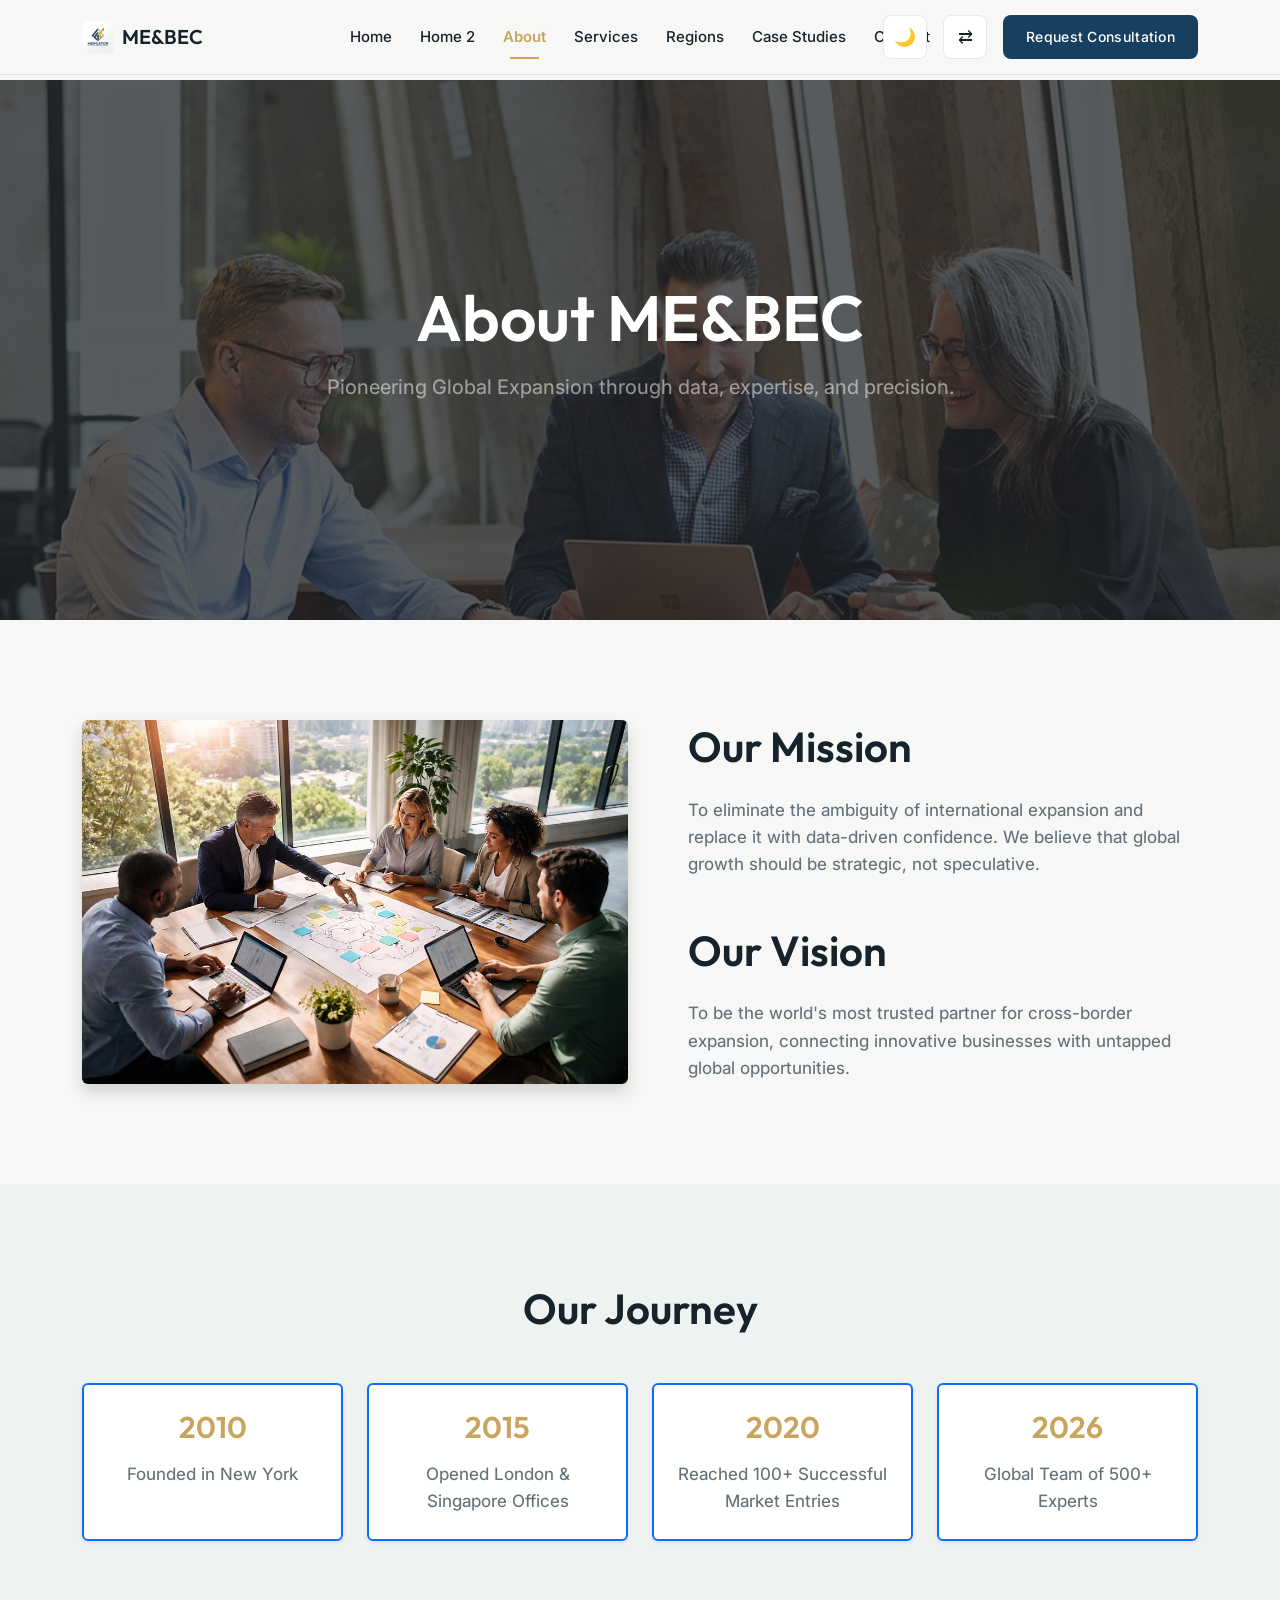
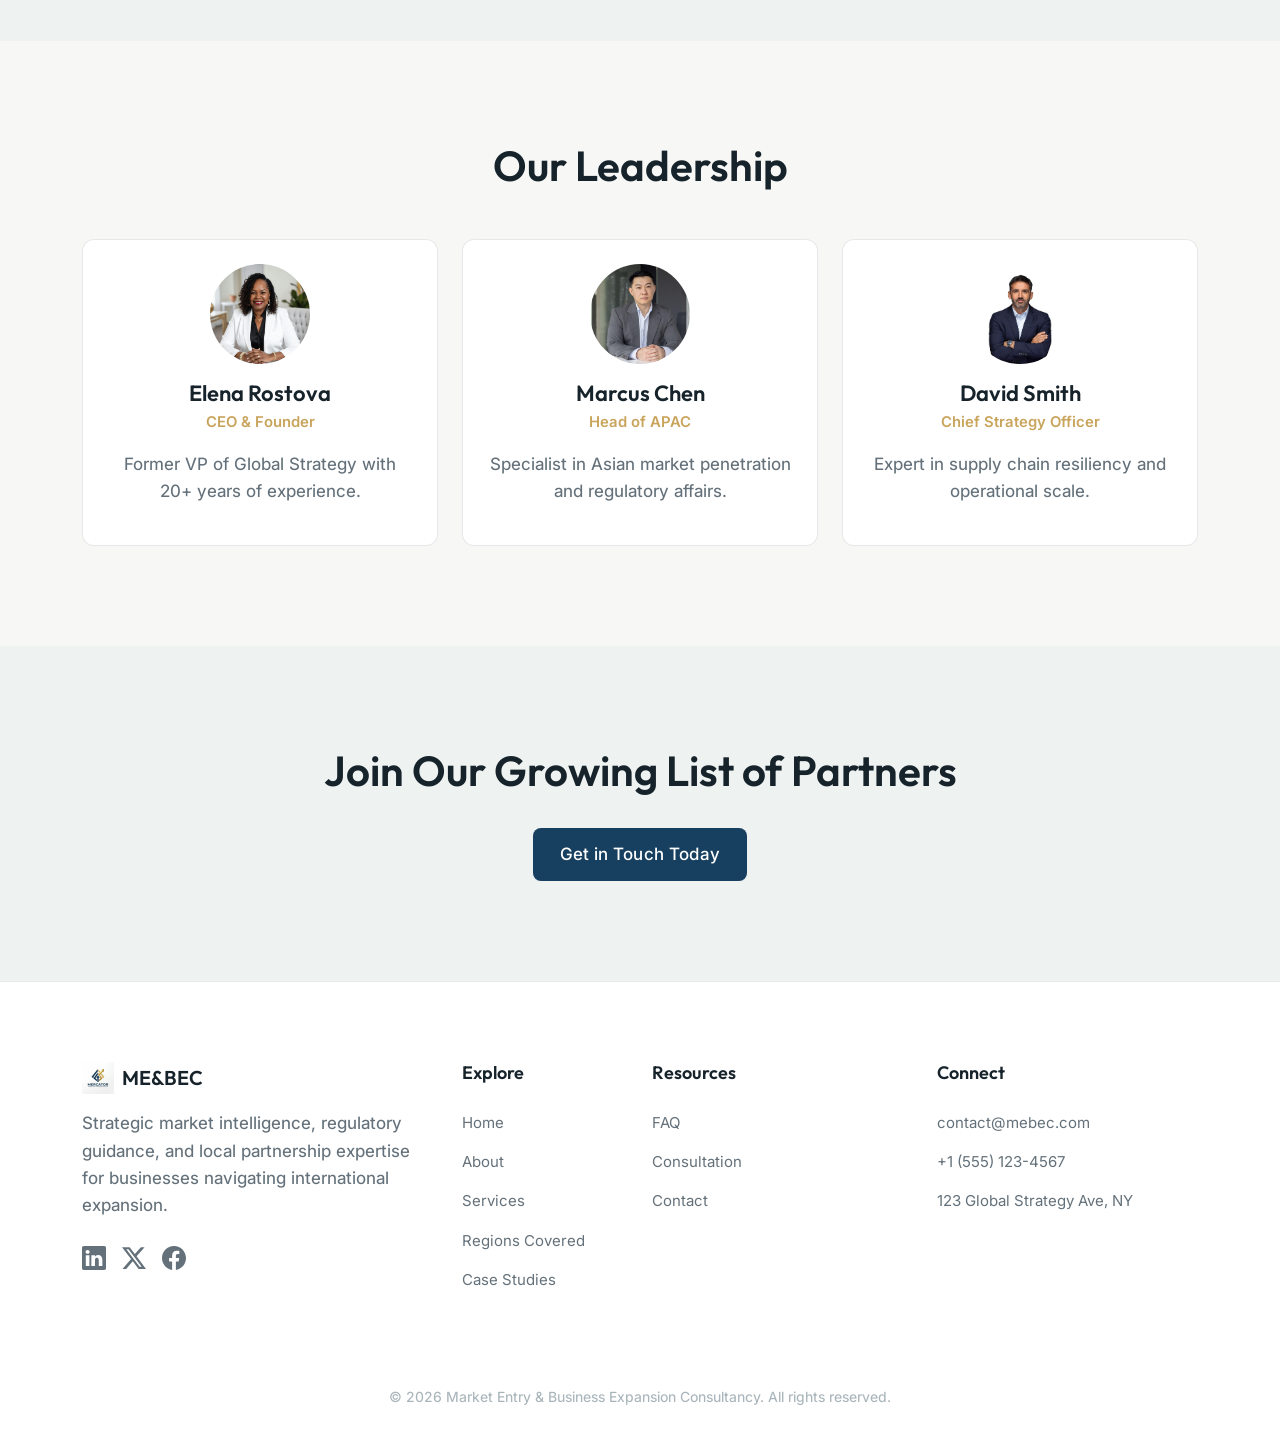
<file: about.html>
﻿<!DOCTYPE html>
<html lang="en" dir="ltr" data-theme="light">

<head>
    <meta charset="UTF-8">
    <meta name="viewport" content="width=device-width, initial-scale=1.0">
    <title>ME&BEC | About Us</title>

    <!-- Fonts -->
    <link rel="preconnect" href="https://fonts.googleapis.com">
    <link rel="preconnect" href="https://fonts.gstatic.com" crossorigin>
    <link
        href="https://fonts.googleapis.com/css2?family=Inter:wght@400;500;600&family=Outfit:wght@300;400;500;600&display=swap"
        rel="stylesheet">

    <!-- Bootstrap 5 CDN -->
    <link href="https://cdn.jsdelivr.net/npm/bootstrap@5.3.2/dist/css/bootstrap.min.css" rel="stylesheet">

    <!-- Custom CSS -->
    <link rel="stylesheet" href="assets/css/style.css">
    <link rel="stylesheet" href="assets/css/dark-mode.css">
    <link rel="stylesheet" href="assets/css/rtl.css">

    <!-- Favicon -->
    <link rel="icon" type="image/x-icon" href="assets/images/favicon.ico">
</head>

<body>
    <!-- NAVBAR -->
    <nav class="navbar navbar-expand-xl navbar-premium">
        <div class="container">
            <a class="navbar-brand d-flex align-items-center text-nowrap" href="index.html">
                <img src="assets/images/logo.png" alt="Logo" width="32" height="32" class="me-2 align-text-top">ME&BEC
            </a>
            <button class="navbar-toggler border-0" type="button" data-bs-toggle="collapse" data-bs-target="#mainNav"
                aria-controls="mainNav" aria-expanded="false" aria-label="Toggle navigation">
                <span class="navbar-toggler-icon"></span>
            </button>
            <div class="collapse navbar-collapse" id="mainNav">
                <ul class="navbar-nav mx-auto mb-2 mb-lg-0 align-items-center">
                    <li class="nav-item"><a class="nav-link" href="index.html">Home</a></li>
                    <li class="nav-item"><a class="nav-link" href="home-2.html">Home 2</a></li>
                    <li class="nav-item"><a class="nav-link active" href="about.html">About</a></li>
                    <li class="nav-item"><a class="nav-link" href="services.html">Services</a></li>
                    <li class="nav-item"><a class="nav-link" href="regions.html">Regions</a></li>
                    <li class="nav-item"><a class="nav-link" href="case-studies.html">Case Studies</a></li>
                    <li class="nav-item"><a class="nav-link" href="contact.html">Contact</a></li>
                </ul>
                                <div class="d-flex flex-column flex-xl-row align-items-center justify-content-center gap-3 ms-xl-auto mt-4 mt-xl-0 mb-4 mb-xl-0">
                    <div class="d-flex gap-3 justify-content-center align-items-center">
                        <a href="#" id="theme-toggle" class="nav-link" aria-label="Toggle Dark Mode"
                            style="font-size: 1.2rem; text-decoration: none;">🌙</a>
                        <a href="#" id="rtl-toggle" class="nav-link" aria-label="Toggle RTL"
                            style="font-weight: 500; text-decoration: none;">⇄</a>
                    </div>
                    <a class="btn-premium" href="consultation.html">Request Consultation</a>
                </div>
            </div>
        </div>
    </nav> <!-- Section 1: Hero -->
    <section class="section-padding position-relative"
        style="margin-top: 80px; min-height: 60vh; display: flex; align-items: center; background: url('assets/images/abt-hero.jpg') top center/cover no-repeat;">
        <div class="position-absolute top-0 start-0 w-100 h-100 bg-dark opacity-75"></div>
        <div class="container fade-in-up text-center position-relative z-1">
            <h1 class="display-4 fw-bold mb-3 text-white">About ME&BEC</h1>
            <p class="lead text-white-50 mx-auto" style="max-width: 700px;">Pioneering Global Expansion through data,
                expertise, and precision.</p>
        </div>
    </section>

    <!-- Section 2: Mission & Vision -->
    <section class="section-padding">
        <div class="container fade-in-up">
            <div class="row align-items-center">
                <div class="col-lg-6 mb-4 mb-lg-0">
                    <img src="assets/images/vision.jpg" class="img-fluid rounded shadow" alt="About Us">
                </div>
                <div class="col-lg-6 ps-xl-5">
                    <h2 class="fw-bold mb-4">Our Mission</h2>
                    <p class="text-secondary mb-4">To eliminate the ambiguity of international expansion and replace it
                        with data-driven confidence. We believe that global growth should be strategic, not speculative.
                    </p>
                    <h2 class="fw-bold mb-4 mt-5">Our Vision</h2>
                    <p class="text-secondary mb-0">To be the world's most trusted partner for cross-border expansion,
                        connecting innovative businesses with untapped global opportunities.</p>
                </div>
            </div>
        </div>
    </section>

    <!-- Section 3: Our History -->
    <section class="section-padding bg-light-alt text-center">
        <div class="container fade-in-up">
            <h2 class="fw-bold mb-5">Our Journey</h2>
            <div class="row g-4 justify-content-center">
                <div class="col-md-3">
                    <div class="border border-2 border-primary rounded p-4 h-100 shadow-sm"
                        style="background-color: var(--bg-card);">
                        <h3 class="text-accent fw-bold">2010</h3>
                        <p class="text-secondary mb-0">Founded in New York</p>
                    </div>
                </div>
                <div class="col-md-3">
                    <div class="border border-2 border-primary rounded p-4 h-100 shadow-sm"
                        style="background-color: var(--bg-card);">
                        <h3 class="text-accent fw-bold">2015</h3>
                        <p class="text-secondary mb-0">Opened London & Singapore Offices</p>
                    </div>
                </div>
                <div class="col-md-3">
                    <div class="border border-2 border-primary rounded p-4 h-100 shadow-sm"
                        style="background-color: var(--bg-card);">
                        <h3 class="text-accent fw-bold">2020</h3>
                        <p class="text-secondary mb-0">Reached 100+ Successful Market Entries</p>
                    </div>
                </div>
                <div class="col-md-3">
                    <div class="border border-2 border-primary rounded p-4 h-100 shadow-sm"
                        style="background-color: var(--bg-card);">
                        <h3 class="text-accent fw-bold">2026</h3>
                        <p class="text-secondary mb-0">Global Team of 500+ Experts</p>
                    </div>
                </div>
            </div>
        </div>
    </section>

    <!-- Section 4: Leadership Team -->
    <section class="section-padding">
        <div class="container fade-in-up">
            <h2 class="fw-bold text-center mb-5">Our Leadership</h2>
            <div class="row g-4">
                <div class="col-md-4 text-center">
                    <div class="premium-card p-4 h-100">
                        <img src="assets/images/leader1.jpg" alt="Leadership" class="rounded-circle mx-auto mb-3"
                            style="width:100px; height:100px; object-fit: cover; display: block;">
                        <h4 class="mb-1">Elena Rostova</h4>
                        <p class="text-accent small fw-bold">CEO & Founder</p>
                        <p class="text-secondary mt-3">Former VP of Global Strategy with 20+ years of experience.</p>
                    </div>
                </div>
                <div class="col-md-4 text-center">
                    <div class="premium-card p-4 h-100">
                        <img src="assets/images/leader2.jpg" alt="Leadership" class="rounded-circle mx-auto mb-3"
                            style="width:100px; height:100px; object-fit: cover; display: block;">
                        <h4 class="mb-1">Marcus Chen</h4>
                        <p class="text-accent small fw-bold">Head of APAC</p>
                        <p class="text-secondary mt-3">Specialist in Asian market penetration and regulatory affairs.
                        </p>
                    </div>
                </div>
                <div class="col-md-4 text-center">
                    <div class="premium-card p-4 h-100">
                        <img src="assets/images/leader3.jpg" alt="Leadership" class="rounded-circle mx-auto mb-3"
                            style="width:100px; height:100px; object-fit: cover; display: block;">
                        <h4 class="mb-1">David Smith</h4>
                        <p class="text-accent small fw-bold">Chief Strategy Officer</p>
                        <p class="text-secondary mt-3">Expert in supply chain resiliency and operational scale.</p>
                    </div>
                </div>
            </div>
        </div>
    </section>

    <!-- Section 5: CTA -->
    <section class="section-padding bg-light-alt text-center">
        <div class="container fade-in-up">
            <h2 class="fw-bold mb-4">Join Our Growing List of Partners</h2>
            <a href="contact.html" class="btn-premium mt-2">Get in Touch Today</a>
        </div>
    </section> <!-- FOOTER -->
    <footer class="footer-premium">
        <div class="container">
            <div class="row g-4">
                <div class="col-lg-4">
                    <a href="index.html" class="navbar-brand text-decoration-none mb-3 d-flex align-items-center text-nowrap"><img
                            src="assets/images/logo.png" alt="Logo" width="32" height="32"
                            class="me-2 align-text-top">ME&BEC</a>
                    <p class="text-muted pe-lg-4">Strategic market intelligence, regulatory guidance, and local
                        partnership expertise for businesses navigating international expansion.</p>
                    <div class="d-flex gap-3 mt-4 footer-socials">
                        <a href="#" class="text-muted" onmouseover="this.style.color='var(--accent-color)'" onmouseout="this.style.color=''" title="LinkedIn"><svg xmlns="http://www.w3.org/2000/svg" width="24" height="24" fill="currentColor" viewBox="0 0 16 16"><path d="M0 1.146C0 .513.526 0 1.175 0h13.65C15.474 0 16 .513 16 1.146v13.708c0 .633-.526 1.146-1.175 1.146H1.175C.526 16 0 15.487 0 14.854V1.146zm4.943 12.248V6.169H2.542v7.225h2.401zm-1.2-8.212c.837 0 1.358-.554 1.358-1.248-.015-.709-.52-1.248-1.342-1.248-.822 0-1.359.54-1.359 1.248 0 .694.521 1.248 1.327 1.248h.016zm4.908 8.212V9.359c0-.216.016-.432.08-.586.173-.431.568-.878 1.232-.878.869 0 1.216.662 1.216 1.634v3.865h2.401V9.25c0-2.22-1.184-3.252-2.764-3.252-1.274 0-1.845.7-2.165 1.193v.025h-.016a5.54 5.54 0 0 1 .016-.025V6.169h-2.4c.03.678 0 7.225 0 7.225h2.4z"/></svg></a>
                        <a href="#" class="text-muted" onmouseover="this.style.color='var(--accent-color)'" onmouseout="this.style.color=''" title="Twitter"><svg xmlns="http://www.w3.org/2000/svg" width="24" height="24" fill="currentColor" viewBox="0 0 16 16"><path d="M12.6.75h2.454l-5.36 6.142L16 15.25h-4.937l-3.867-5.07-4.425 5.07H.316l5.733-6.57L0 .75h5.063l3.495 4.633L12.601.75Zm-.86 13.028h1.36L4.323 2.145H2.865l8.875 11.633Z"/></svg></a>
                        <a href="#" class="text-muted" onmouseover="this.style.color='var(--accent-color)'" onmouseout="this.style.color=''" title="Facebook"><svg xmlns="http://www.w3.org/2000/svg" width="24" height="24" fill="currentColor" viewBox="0 0 16 16"><path d="M16 8.049c0-4.446-3.582-8.05-8-8.05C3.58 0-.002 3.603-.002 8.05c0 4.017 2.926 7.347 6.75 7.951v-5.625h-2.03V8.05H6.75V6.275c0-2.017 1.195-3.131 3.022-3.131.876 0 1.791.157 1.791.157v1.98h-1.009c-.993 0-1.303.621-1.303 1.258v1.51h2.218l-.354 2.326H9.25V16c3.824-.604 6.75-3.934 6.75-7.951z"/></svg></a>
                    </div>
                </div>
                <div class="col-lg-2">
                    <h5>Explore</h5>
                    <ul class="footer-links">
                        <li><a href="index.html">Home</a></li>
                        <li><a href="about.html">About</a></li>
                        <li><a href="services.html">Services</a></li>
                        <li><a href="regions.html">Regions Covered</a></li>
                        <li><a href="case-studies.html">Case Studies</a></li>
                    </ul>
                </div>
                <div class="col-lg-3">
                    <h5>Resources</h5>
                    <ul class="footer-links">
                        <li><a href="faq.html">FAQ</a></li>
                        <li><a href="consultation.html">Consultation</a></li>
                        <li><a href="contact.html">Contact</a></li>
                    </ul>
                </div>
                <div class="col-lg-3">
                    <h5>Connect</h5>
                    <ul class="footer-links">
                        <li><a href="mailto:contact@mebec.com">contact@mebec.com</a></li>
                        <li><a href="tel:+15551234567">+1 (555) 123-4567</a></li>
                        <li><a href="#">123 Global Strategy Ave, NY</a></li>
                    </ul>
                </div>
            </div>
            <div class="footer-bottom text-center">
                <p class="mb-0">&copy; 2026 Market Entry & Business Expansion Consultancy. All rights reserved.</p>
            </div>
        </div>
    </footer>

    <!-- Scroll To Top -->
    <button id="scrollTopBtn" class="btn-premium rounded-circle" aria-label="Scroll to top"
        style="position: fixed; bottom: 20px; right: 20px; display: none; z-index: 99; padding: 10px 15px; border: none; font-weight: bold;">↑</button>

    <!-- Bootstrap JS -->
    <script src="https://cdn.jsdelivr.net/npm/bootstrap@5.3.2/dist/js/bootstrap.bundle.min.js"></script>

    <!-- Main JS -->
    <script src="assets/js/main.js"></script>
</body>

</html>
</file>
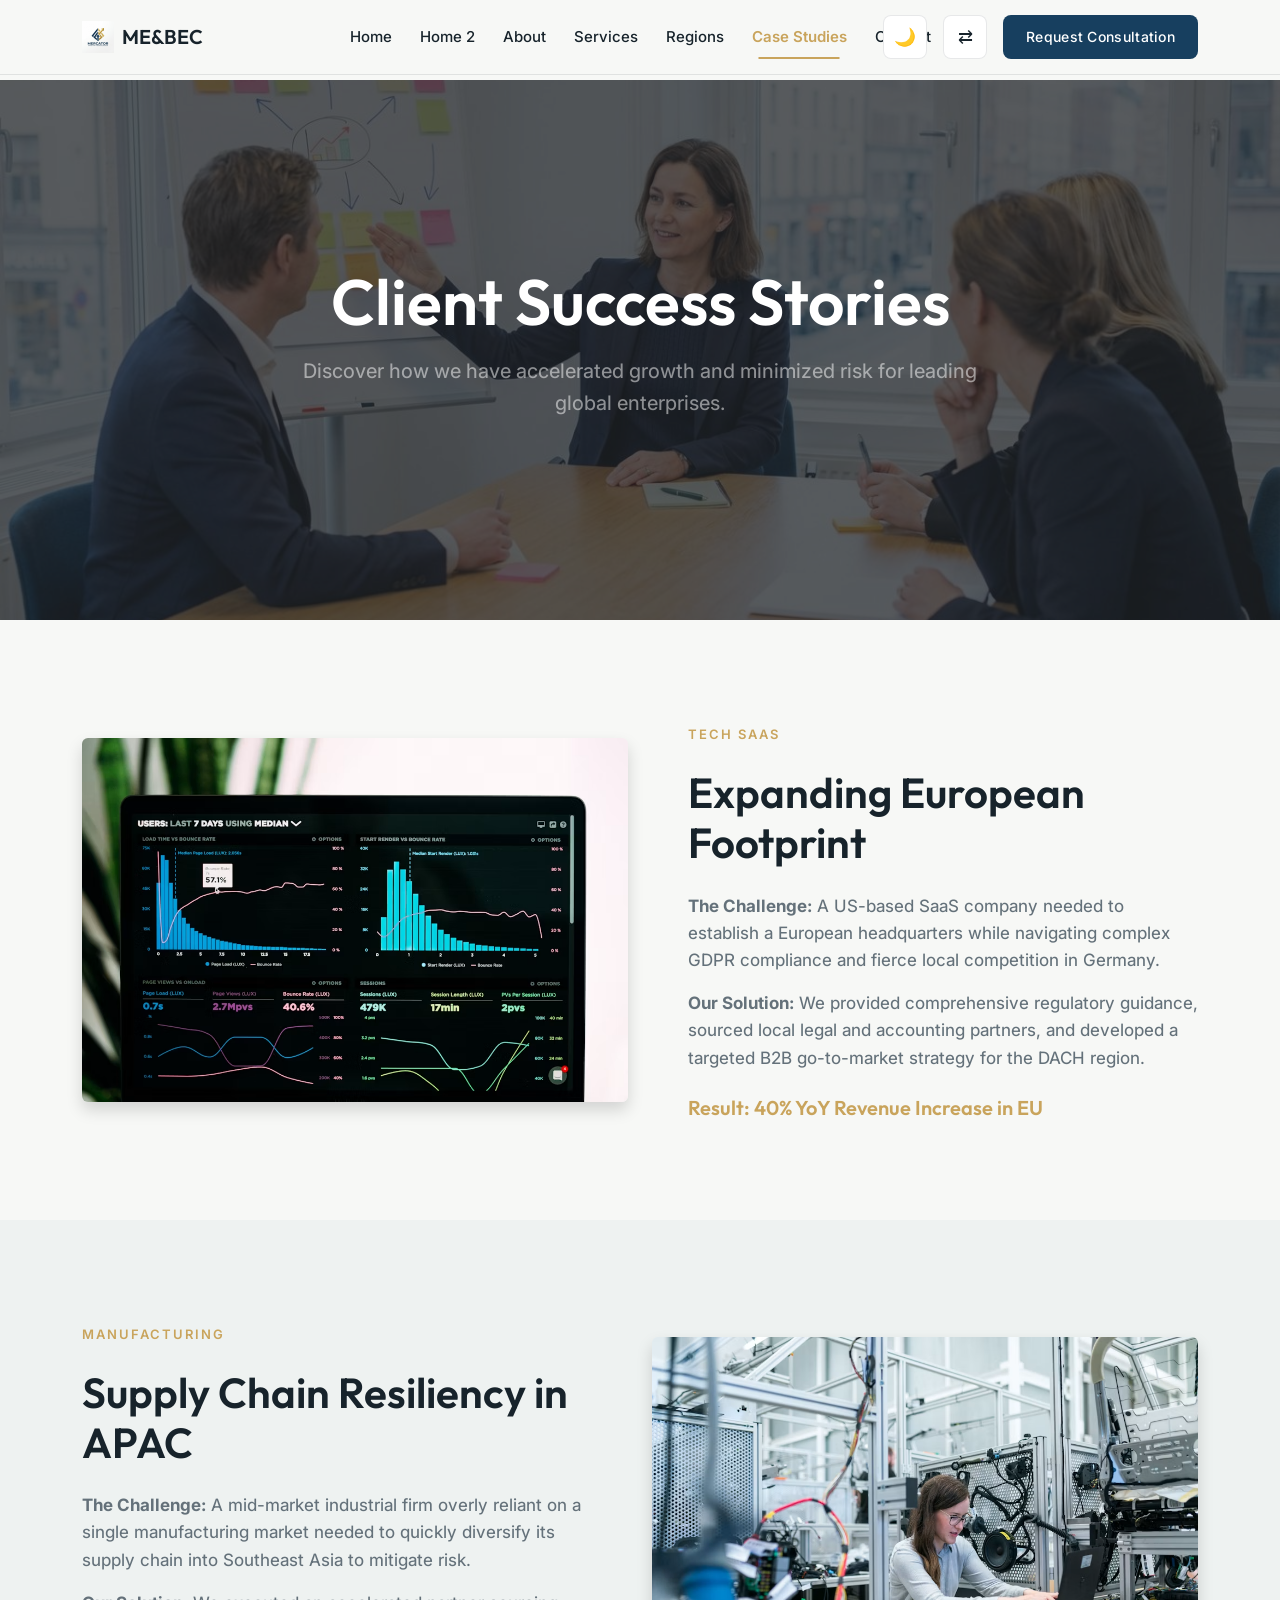
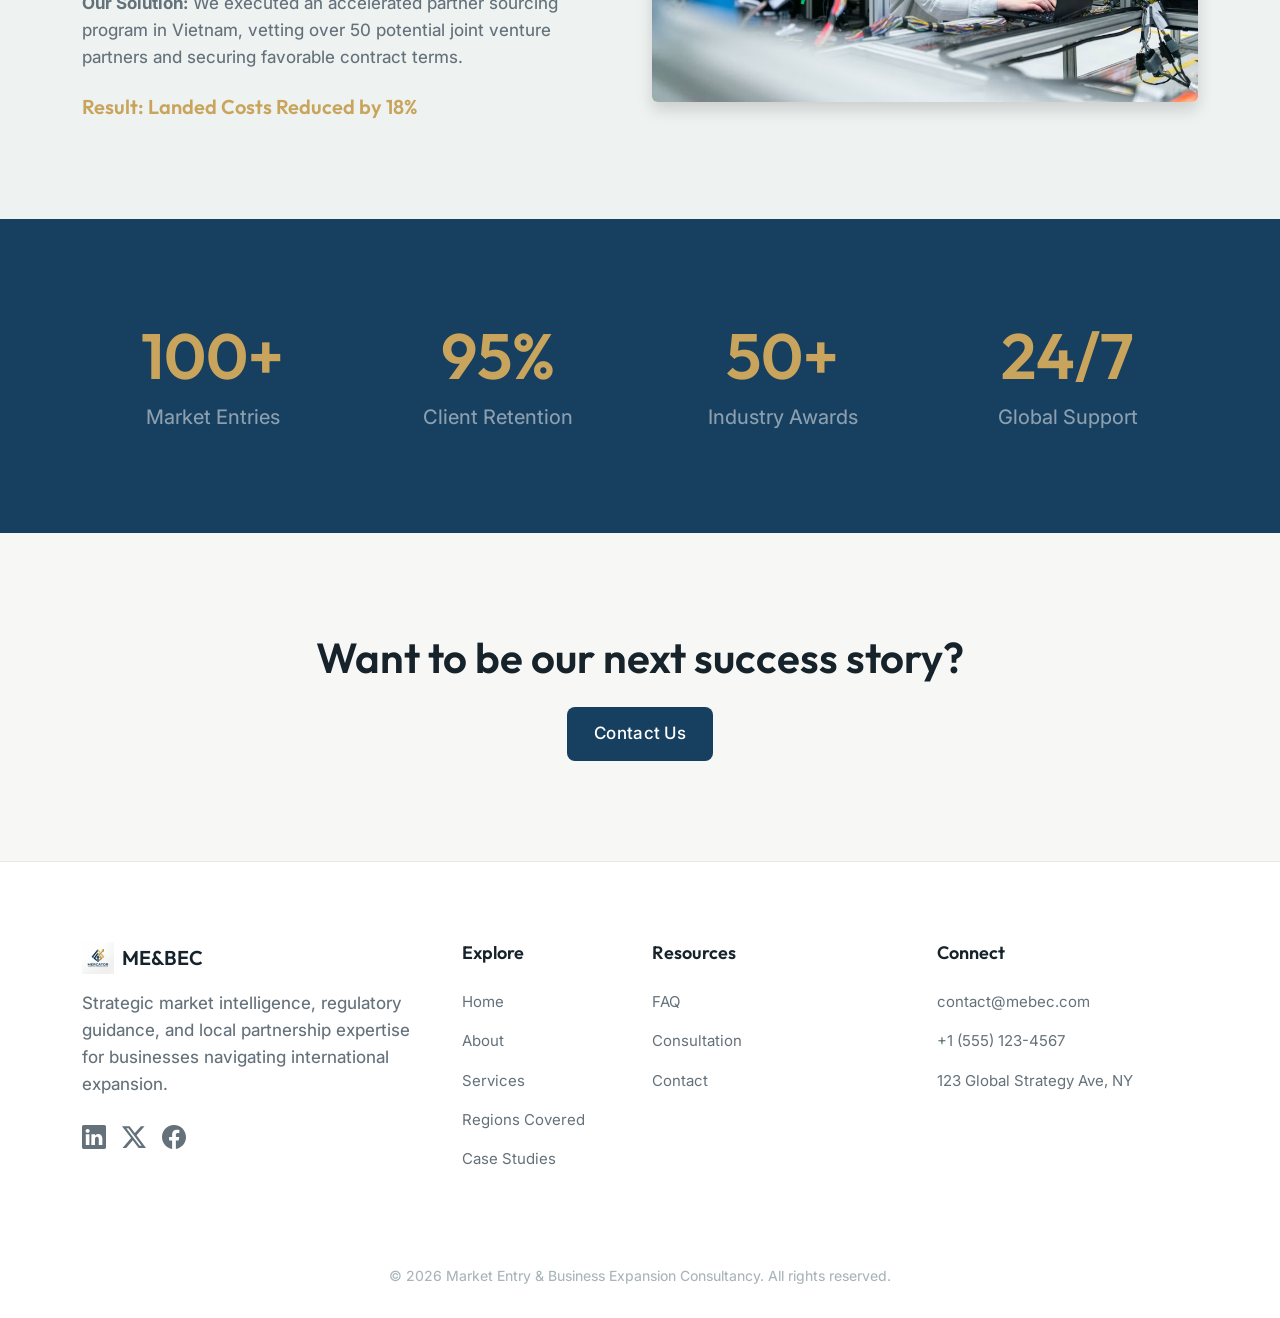
<file: case-studies.html>
﻿<!DOCTYPE html>
<html lang="en" dir="ltr" data-theme="light">

<head>
    <meta charset="UTF-8">
    <meta name="viewport" content="width=device-width, initial-scale=1.0">
    <title>ME&BEC | Case Studies</title>

    <!-- Fonts -->
    <link rel="preconnect" href="https://fonts.googleapis.com">
    <link rel="preconnect" href="https://fonts.gstatic.com" crossorigin>
    <link
        href="https://fonts.googleapis.com/css2?family=Inter:wght@400;500;600&family=Outfit:wght@300;400;500;600&display=swap"
        rel="stylesheet">

    <!-- Bootstrap 5 CDN -->
    <link href="https://cdn.jsdelivr.net/npm/bootstrap@5.3.2/dist/css/bootstrap.min.css" rel="stylesheet">

    <!-- Custom CSS -->
    <link rel="stylesheet" href="assets/css/style.css">
    <link rel="stylesheet" href="assets/css/dark-mode.css">
    <link rel="stylesheet" href="assets/css/rtl.css">

    <!-- Favicon -->
    <link rel="icon" type="image/x-icon" href="assets/images/favicon.ico">
</head>

<body>
    <!-- NAVBAR -->
    <nav class="navbar navbar-expand-xl navbar-premium">
        <div class="container">
            <a class="navbar-brand d-flex align-items-center text-nowrap" href="index.html">
                <img src="assets/images/logo.png" alt="Logo" width="32" height="32" class="me-2 align-text-top">ME&BEC
            </a>
            <button class="navbar-toggler border-0" type="button" data-bs-toggle="collapse" data-bs-target="#mainNav"
                aria-controls="mainNav" aria-expanded="false" aria-label="Toggle navigation">
                <span class="navbar-toggler-icon"></span>
            </button>
            <div class="collapse navbar-collapse" id="mainNav">
                <ul class="navbar-nav mx-auto mb-2 mb-lg-0 align-items-center">
                    <li class="nav-item"><a class="nav-link" href="index.html">Home</a></li>
                    <li class="nav-item"><a class="nav-link" href="home-2.html">Home 2</a></li>
                    <li class="nav-item"><a class="nav-link" href="about.html">About</a></li>
                    <li class="nav-item"><a class="nav-link" href="services.html">Services</a></li>
                    <li class="nav-item"><a class="nav-link" href="regions.html">Regions</a></li>
                    <li class="nav-item"><a class="nav-link active" href="case-studies.html">Case Studies</a></li>
                    <li class="nav-item"><a class="nav-link" href="contact.html">Contact</a></li>
                </ul>
                                <div class="d-flex flex-column flex-xl-row align-items-center justify-content-center gap-3 ms-xl-auto mt-4 mt-xl-0 mb-4 mb-xl-0">
                    <div class="d-flex gap-3 justify-content-center align-items-center">
                        <a href="#" id="theme-toggle" class="nav-link" aria-label="Toggle Dark Mode"
                            style="font-size: 1.2rem; text-decoration: none;">🌙</a>
                        <a href="#" id="rtl-toggle" class="nav-link" aria-label="Toggle RTL"
                            style="font-weight: 500; text-decoration: none;">⇄</a>
                    </div>
                    <a class="btn-premium" href="consultation.html">Request Consultation</a>
                </div>
            </div>
        </div>
    </nav> <!-- Section 1: Hero -->
    <section class="section-padding position-relative"
        style="margin-top: 80px; min-height: 60vh; display: flex; align-items: center; background: url('assets/images/case-hero.jpg') center/cover no-repeat;">
        <div class="position-absolute top-0 start-0 w-100 h-100 bg-dark opacity-75"></div>
        <div class="container fade-in-up text-center position-relative z-1">
            <h1 class="display-4 fw-bold mb-3 text-white">Client Success Stories</h1>
            <p class="lead text-white-50 mx-auto" style="max-width: 700px;">Discover how we have accelerated growth and
                minimized risk for leading global enterprises.</p>
        </div>
    </section>

    <!-- Section 2: Case Study 1 -->
    <section class="section-padding">
        <div class="container fade-in-up">
            <div class="row align-items-center">
                <div class="col-lg-6 mb-4 mb-lg-0">
                    <img src="assets/images/tech.avif" class="img-fluid rounded shadow" alt="Tech SaaS">
                </div>
                <div class="col-lg-6 ps-xl-5">
                    <span class="eyebrow text-accent fw-bold">TECH SAAS</span>
                    <h2 class="fw-bold mt-2 mb-4">Expanding European Footprint</h2>
                    <p class="text-secondary mb-3"><strong>The Challenge:</strong> A US-based SaaS company needed to
                        establish a European headquarters while navigating complex GDPR compliance and fierce local
                        competition in Germany.</p>
                    <p class="text-secondary mb-4"><strong>Our Solution:</strong> We provided comprehensive regulatory
                        guidance, sourced local legal and accounting partners, and developed a targeted B2B go-to-market
                        strategy for the DACH region.</p>
                    <h5 class="fw-bold text-accent mb-0">Result: 40% YoY Revenue Increase in EU</h5>
                </div>
            </div>
        </div>
    </section>

    <!-- Section 3: Case Study 2 -->
    <section class="section-padding bg-light-alt">
        <div class="container fade-in-up">
            <div class="row align-items-center flex-lg-row-reverse">
                <div class="col-lg-6 mb-4 mb-lg-0">
                    <img src="assets/images/manufacture.avif" class="img-fluid rounded shadow" alt="Manufacturing">
                </div>
                <div class="col-lg-6 pe-xl-5">
                    <span class="eyebrow text-accent fw-bold">MANUFACTURING</span>
                    <h2 class="fw-bold mt-2 mb-4">Supply Chain Resiliency in APAC</h2>
                    <p class="text-secondary mb-3"><strong>The Challenge:</strong> A mid-market industrial firm overly
                        reliant on a single manufacturing market needed to quickly diversify its supply chain into
                        Southeast Asia to mitigate risk.</p>
                    <p class="text-secondary mb-4"><strong>Our Solution:</strong> We executed an accelerated partner
                        sourcing program in Vietnam, vetting over 50 potential joint venture partners and securing
                        favorable contract terms.</p>
                    <h5 class="fw-bold text-accent mb-0">Result: Landed Costs Reduced by 18%</h5>
                </div>
            </div>
        </div>
    </section>

    <!-- Section 4: Metrics/Stats -->
    <section class="section-padding text-center" style="background-color: var(--primary-color); color: white;">
        <div class="container fade-in-up">
            <div class="row g-4">
                <div class="col-12 col-md-6 col-lg-3">
                    <h1 class="display-3 fw-bold text-accent mb-2">100+</h1>
                    <p class="lead mb-0 text-white-50">Market Entries</p>
                </div>
                <div class="col-12 col-md-6 col-lg-3">
                    <h1 class="display-3 fw-bold text-accent mb-2">95%</h1>
                    <p class="lead mb-0 text-white-50">Client Retention</p>
                </div>
                <div class="col-12 col-md-6 col-lg-3">
                    <h1 class="display-3 fw-bold text-accent mb-2">50+</h1>
                    <p class="lead mb-0 text-white-50">Industry Awards</p>
                </div>
                <div class="col-12 col-md-6 col-lg-3">
                    <h1 class="display-3 fw-bold text-accent mb-2">24/7</h1>
                    <p class="lead mb-0 text-white-50">Global Support</p>
                </div>
            </div>

    </section>

    <!-- Section 5: CTA -->
    <section class="section-padding text-center">
        <div class="container fade-in-up">
            <h2 class="fw-bold mb-4">Want to be our next success story?</h2>
            <a href="contact.html" class="btn-premium">Contact Us</a>
        </div>
    </section> <!-- FOOTER -->
    <footer class="footer-premium">
        <div class="container">
            <div class="row g-4">
                <div class="col-lg-4">
                    <a href="index.html" class="navbar-brand text-decoration-none mb-3 d-flex align-items-center text-nowrap"><img
                            src="assets/images/logo.png" alt="Logo" width="32" height="32"
                            class="me-2 align-text-top">ME&BEC</a>
                    <p class="text-muted pe-lg-4">Strategic market intelligence, regulatory guidance, and local
                        partnership expertise for businesses navigating international expansion.</p>
                    <div class="d-flex gap-3 mt-4 footer-socials">
                        <a href="#" class="text-muted" onmouseover="this.style.color='var(--accent-color)'" onmouseout="this.style.color=''" title="LinkedIn"><svg xmlns="http://www.w3.org/2000/svg" width="24" height="24" fill="currentColor" viewBox="0 0 16 16"><path d="M0 1.146C0 .513.526 0 1.175 0h13.65C15.474 0 16 .513 16 1.146v13.708c0 .633-.526 1.146-1.175 1.146H1.175C.526 16 0 15.487 0 14.854V1.146zm4.943 12.248V6.169H2.542v7.225h2.401zm-1.2-8.212c.837 0 1.358-.554 1.358-1.248-.015-.709-.52-1.248-1.342-1.248-.822 0-1.359.54-1.359 1.248 0 .694.521 1.248 1.327 1.248h.016zm4.908 8.212V9.359c0-.216.016-.432.08-.586.173-.431.568-.878 1.232-.878.869 0 1.216.662 1.216 1.634v3.865h2.401V9.25c0-2.22-1.184-3.252-2.764-3.252-1.274 0-1.845.7-2.165 1.193v.025h-.016a5.54 5.54 0 0 1 .016-.025V6.169h-2.4c.03.678 0 7.225 0 7.225h2.4z"/></svg></a>
                        <a href="#" class="text-muted" onmouseover="this.style.color='var(--accent-color)'" onmouseout="this.style.color=''" title="Twitter"><svg xmlns="http://www.w3.org/2000/svg" width="24" height="24" fill="currentColor" viewBox="0 0 16 16"><path d="M12.6.75h2.454l-5.36 6.142L16 15.25h-4.937l-3.867-5.07-4.425 5.07H.316l5.733-6.57L0 .75h5.063l3.495 4.633L12.601.75Zm-.86 13.028h1.36L4.323 2.145H2.865l8.875 11.633Z"/></svg></a>
                        <a href="#" class="text-muted" onmouseover="this.style.color='var(--accent-color)'" onmouseout="this.style.color=''" title="Facebook"><svg xmlns="http://www.w3.org/2000/svg" width="24" height="24" fill="currentColor" viewBox="0 0 16 16"><path d="M16 8.049c0-4.446-3.582-8.05-8-8.05C3.58 0-.002 3.603-.002 8.05c0 4.017 2.926 7.347 6.75 7.951v-5.625h-2.03V8.05H6.75V6.275c0-2.017 1.195-3.131 3.022-3.131.876 0 1.791.157 1.791.157v1.98h-1.009c-.993 0-1.303.621-1.303 1.258v1.51h2.218l-.354 2.326H9.25V16c3.824-.604 6.75-3.934 6.75-7.951z"/></svg></a>
                    </div>
                </div>
                <div class="col-lg-2">
                    <h5>Explore</h5>
                    <ul class="footer-links">
                        <li><a href="index.html">Home</a></li>
                        <li><a href="about.html">About</a></li>
                        <li><a href="services.html">Services</a></li>
                        <li><a href="regions.html">Regions Covered</a></li>
                        <li><a href="case-studies.html">Case Studies</a></li>
                    </ul>
                </div>
                <div class="col-lg-3">
                    <h5>Resources</h5>
                    <ul class="footer-links">
                        <li><a href="faq.html">FAQ</a></li>
                        <li><a href="consultation.html">Consultation</a></li>
                        <li><a href="contact.html">Contact</a></li>
                    </ul>
                </div>
                <div class="col-lg-3">
                    <h5>Connect</h5>
                    <ul class="footer-links">
                        <li><a href="mailto:contact@mebec.com">contact@mebec.com</a></li>
                        <li><a href="tel:+15551234567">+1 (555) 123-4567</a></li>
                        <li><a href="#">123 Global Strategy Ave, NY</a></li>
                    </ul>
                </div>
            </div>
            <div class="footer-bottom text-center">
                <p class="mb-0">&copy; 2026 Market Entry & Business Expansion Consultancy. All rights reserved.</p>
            </div>
        </div>
    </footer>

    <!-- Scroll To Top -->
    <button id="scrollTopBtn" class="btn-premium rounded-circle" aria-label="Scroll to top"
        style="position: fixed; bottom: 20px; right: 20px; display: none; z-index: 99; padding: 10px 15px; border: none; font-weight: bold;">↑</button>

    <!-- Bootstrap JS -->
    <script src="https://cdn.jsdelivr.net/npm/bootstrap@5.3.2/dist/js/bootstrap.bundle.min.js"></script>

    <!-- Main JS -->
    <script src="assets/js/main.js"></script>
</body>

</html>
</file>
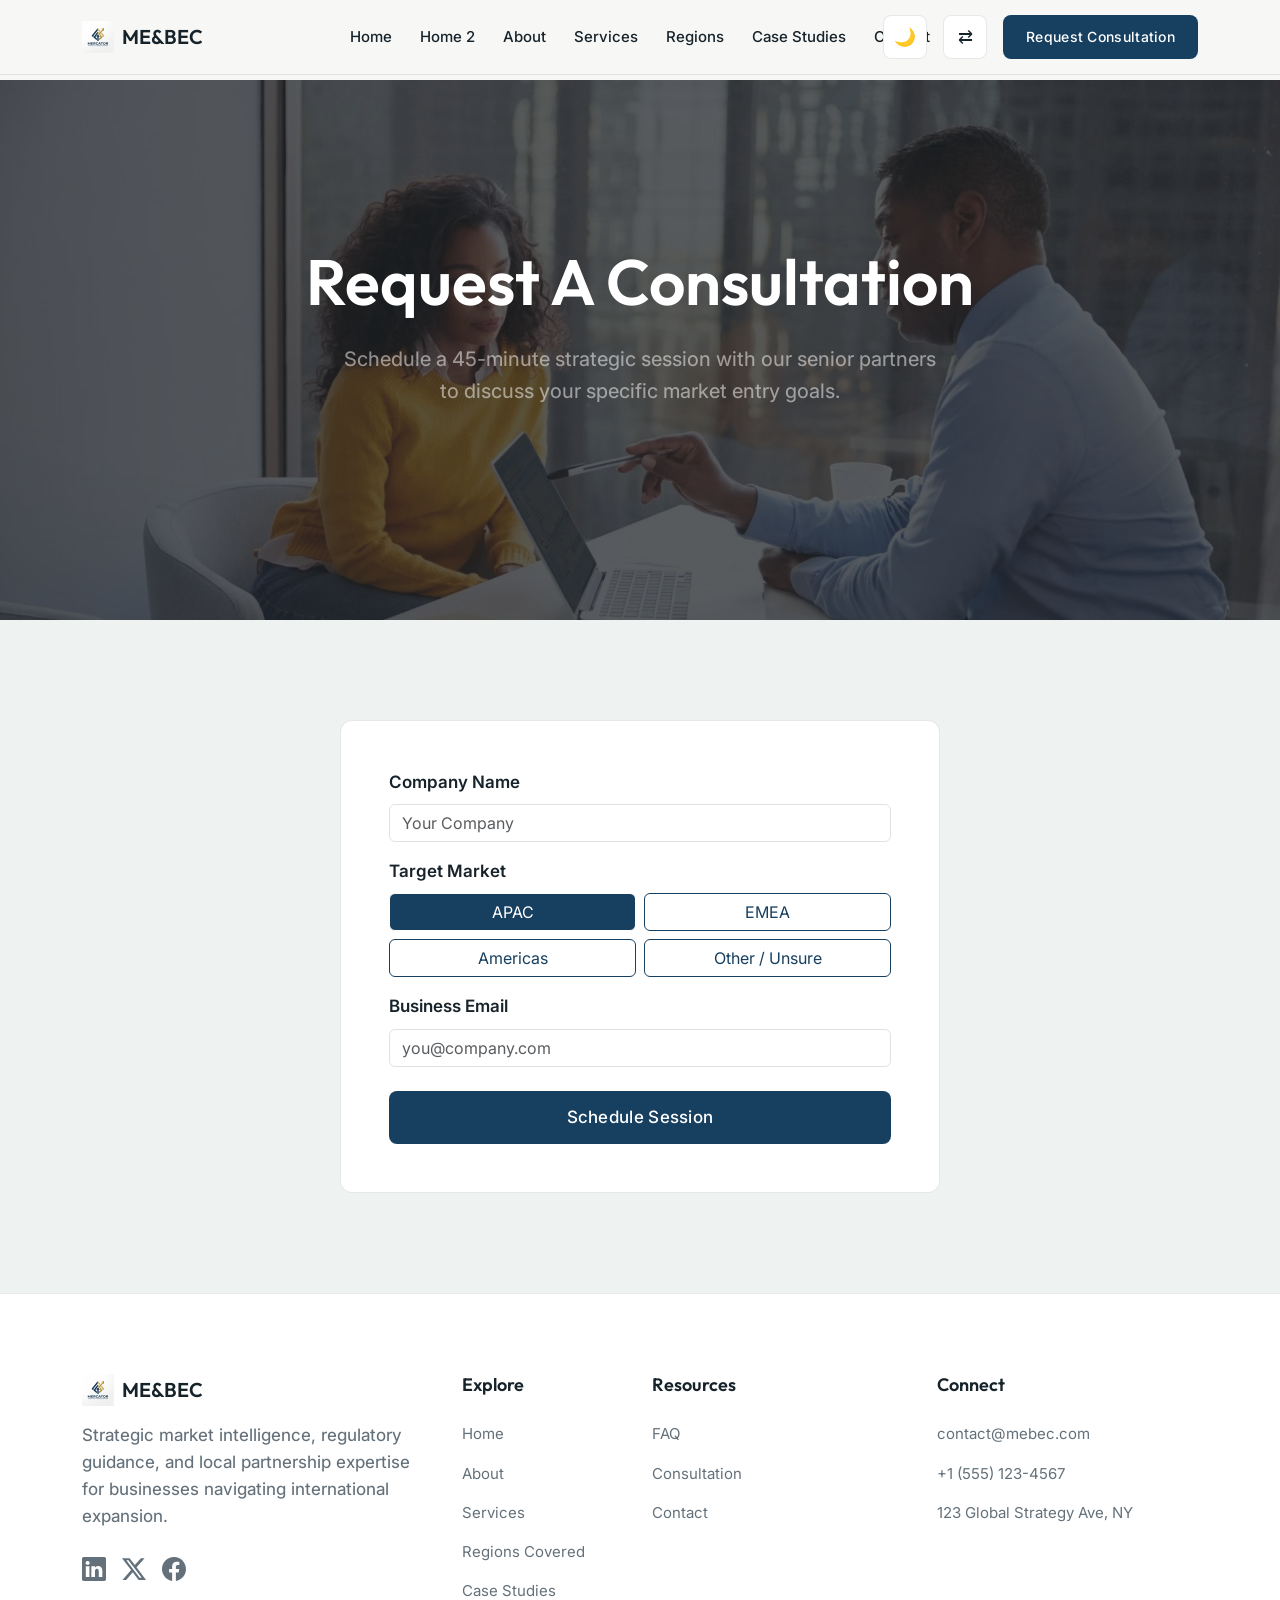
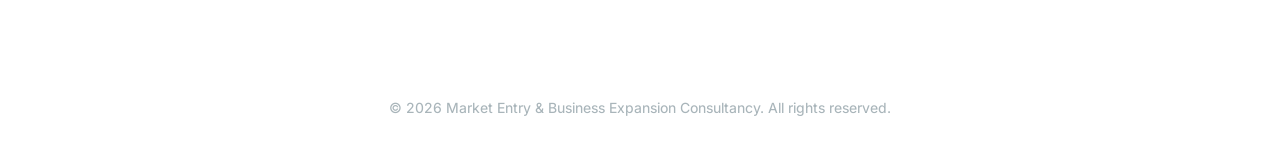
<file: consultation.html>
<!DOCTYPE html>
<html lang="en" dir="ltr" data-theme="light">

<head>
    <meta charset="UTF-8">
    <meta name="viewport" content="width=device-width, initial-scale=1.0">
    <title>ME&BEC | Request Consultation</title>

    <!-- Fonts -->
    <link rel="preconnect" href="https://fonts.googleapis.com">
    <link rel="preconnect" href="https://fonts.gstatic.com" crossorigin>
    <link
        href="https://fonts.googleapis.com/css2?family=Inter:wght@400;500;600&family=Outfit:wght@300;400;500;600&display=swap"
        rel="stylesheet">

    <!-- Bootstrap 5 CDN -->
    <link href="https://cdn.jsdelivr.net/npm/bootstrap@5.3.2/dist/css/bootstrap.min.css" rel="stylesheet">

    <!-- Custom CSS -->
    <link rel="stylesheet" href="assets/css/style.css">
    <link rel="stylesheet" href="assets/css/dark-mode.css">
    <link rel="stylesheet" href="assets/css/rtl.css">

    <!-- Favicon -->
    <link rel="icon" type="image/x-icon" href="assets/images/favicon.ico">
</head>

<body>
    <!-- NAVBAR -->
    <nav class="navbar navbar-expand-xl navbar-premium">
        <div class="container">
            <a class="navbar-brand d-flex align-items-center text-nowrap" href="index.html">
                <img src="assets/images/logo.png" alt="Logo" width="32" height="32" class="me-2 align-text-top">ME&BEC
            </a>
            <button class="navbar-toggler border-0" type="button" data-bs-toggle="collapse" data-bs-target="#mainNav"
                aria-controls="mainNav" aria-expanded="false" aria-label="Toggle navigation">
                <span class="navbar-toggler-icon"></span>
            </button>
            <div class="collapse navbar-collapse" id="mainNav">
                <ul class="navbar-nav mx-auto mb-2 mb-lg-0 align-items-center">
                    <li class="nav-item"><a class="nav-link" href="index.html">Home</a></li>
                    <li class="nav-item"><a class="nav-link" href="home-2.html">Home 2</a></li>
                    <li class="nav-item"><a class="nav-link" href="about.html">About</a></li>
                    <li class="nav-item"><a class="nav-link" href="services.html">Services</a></li>
                    <li class="nav-item"><a class="nav-link" href="regions.html">Regions</a></li>
                    <li class="nav-item"><a class="nav-link" href="case-studies.html">Case Studies</a></li>
                    <li class="nav-item"><a class="nav-link" href="contact.html">Contact</a></li>
                </ul>
                                <div class="d-flex flex-column flex-xl-row align-items-center justify-content-center gap-3 ms-xl-auto mt-4 mt-xl-0 mb-4 mb-xl-0">
                    <div class="d-flex gap-3 justify-content-center align-items-center">
                        <a href="#" id="theme-toggle" class="nav-link" aria-label="Toggle Dark Mode"
                            style="font-size: 1.2rem; text-decoration: none;">🌙</a>
                        <a href="#" id="rtl-toggle" class="nav-link" aria-label="Toggle RTL"
                            style="font-weight: 500; text-decoration: none;">⇄</a>
                    </div>
                    <a class="btn-premium" href="consultation.html">Request Consultation</a>
                </div>
            </div>
        </div>
    </nav>
    <section class="section-padding position-relative"
        style="margin-top: 80px; min-height: 60vh; display: flex; align-items: center; background: url('assets/images/consult-hero.jpg') top center/cover no-repeat;">
        <div class="position-absolute top-0 start-0 w-100 h-100 bg-dark opacity-75"></div>
        <div class="container fade-in-up text-center position-relative z-1">
            <h1 class="display-4 fw-bold mb-4 text-white">Request A Consultation</h1>
            <p class="lead text-white-50 mb-5 mx-auto" style="max-width: 600px;">Schedule a 45-minute strategic session
                with our senior partners to discuss your specific market entry goals.</p>
        </div>
    </section>

    <!-- Consultation Form Section -->
    <section class="section-padding bg-light-alt">
        <div class="container fade-in-up">
            <div class="premium-card p-5 mx-auto" style="max-width: 600px;">
                <form>
                    <div class="mb-3 text-start">
                        <label class="form-label fw-bold text-dark">Company Name</label>
                        <input type="text" class="form-control" placeholder="Your Company">
                    </div>
                    <div class="mb-3 text-start">
                        <label class="form-label fw-bold text-dark">Target Market</label>
                        <div class="row g-2">
                            <div class="col-6">
                                <input type="radio" class="btn-check" name="targetMarket" id="marketApac" autocomplete="off" checked>
                                <label class="btn btn-premium-outline w-100" for="marketApac">APAC</label>
                            </div>
                            <div class="col-6">
                                <input type="radio" class="btn-check" name="targetMarket" id="marketEmea" autocomplete="off">
                                <label class="btn btn-premium-outline w-100" for="marketEmea">EMEA</label>
                            </div>
                            <div class="col-6">
                                <input type="radio" class="btn-check" name="targetMarket" id="marketAmericas" autocomplete="off">
                                <label class="btn btn-premium-outline w-100" for="marketAmericas">Americas</label>
                            </div>
                            <div class="col-6">
                                <input type="radio" class="btn-check" name="targetMarket" id="marketOther" autocomplete="off">
                                <label class="btn btn-premium-outline w-100" for="marketOther">Other / Unsure</label>
                            </div>
                        </div>
                    </div>
                    <div class="mb-4 text-start">
                        <label class="form-label fw-bold text-dark">Business Email</label>
                        <input type="email" class="form-control" placeholder="you@company.com">
                    </div>
                    <button type="submit" class="btn-premium w-100">Schedule Session</button>
                </form>
            </div>
        </div>
    </section> <!-- FOOTER -->
    <footer class="footer-premium">
        <div class="container">
            <div class="row g-4">
                <div class="col-lg-4">
                    <a href="index.html" class="navbar-brand text-decoration-none mb-3 d-flex align-items-center text-nowrap"><img
                            src="assets/images/logo.png" alt="Logo" width="32" height="32"
                            class="me-2 align-text-top">ME&BEC</a>
                    <p class="text-muted pe-lg-4">Strategic market intelligence, regulatory guidance, and local
                        partnership expertise for businesses navigating international expansion.</p>
                    <div class="d-flex gap-3 mt-4 footer-socials">
                        <a href="#" class="text-muted" onmouseover="this.style.color='var(--accent-color)'" onmouseout="this.style.color=''" title="LinkedIn"><svg xmlns="http://www.w3.org/2000/svg" width="24" height="24" fill="currentColor" viewBox="0 0 16 16"><path d="M0 1.146C0 .513.526 0 1.175 0h13.65C15.474 0 16 .513 16 1.146v13.708c0 .633-.526 1.146-1.175 1.146H1.175C.526 16 0 15.487 0 14.854V1.146zm4.943 12.248V6.169H2.542v7.225h2.401zm-1.2-8.212c.837 0 1.358-.554 1.358-1.248-.015-.709-.52-1.248-1.342-1.248-.822 0-1.359.54-1.359 1.248 0 .694.521 1.248 1.327 1.248h.016zm4.908 8.212V9.359c0-.216.016-.432.08-.586.173-.431.568-.878 1.232-.878.869 0 1.216.662 1.216 1.634v3.865h2.401V9.25c0-2.22-1.184-3.252-2.764-3.252-1.274 0-1.845.7-2.165 1.193v.025h-.016a5.54 5.54 0 0 1 .016-.025V6.169h-2.4c.03.678 0 7.225 0 7.225h2.4z"/></svg></a>
                        <a href="#" class="text-muted" onmouseover="this.style.color='var(--accent-color)'" onmouseout="this.style.color=''" title="Twitter"><svg xmlns="http://www.w3.org/2000/svg" width="24" height="24" fill="currentColor" viewBox="0 0 16 16"><path d="M12.6.75h2.454l-5.36 6.142L16 15.25h-4.937l-3.867-5.07-4.425 5.07H.316l5.733-6.57L0 .75h5.063l3.495 4.633L12.601.75Zm-.86 13.028h1.36L4.323 2.145H2.865l8.875 11.633Z"/></svg></a>
                        <a href="#" class="text-muted" onmouseover="this.style.color='var(--accent-color)'" onmouseout="this.style.color=''" title="Facebook"><svg xmlns="http://www.w3.org/2000/svg" width="24" height="24" fill="currentColor" viewBox="0 0 16 16"><path d="M16 8.049c0-4.446-3.582-8.05-8-8.05C3.58 0-.002 3.603-.002 8.05c0 4.017 2.926 7.347 6.75 7.951v-5.625h-2.03V8.05H6.75V6.275c0-2.017 1.195-3.131 3.022-3.131.876 0 1.791.157 1.791.157v1.98h-1.009c-.993 0-1.303.621-1.303 1.258v1.51h2.218l-.354 2.326H9.25V16c3.824-.604 6.75-3.934 6.75-7.951z"/></svg></a>
                    </div>
                </div>
                <div class="col-lg-2">
                    <h5>Explore</h5>
                    <ul class="footer-links">
                        <li><a href="index.html">Home</a></li>
                        <li><a href="about.html">About</a></li>
                        <li><a href="services.html">Services</a></li>
                        <li><a href="regions.html">Regions Covered</a></li>
                        <li><a href="case-studies.html">Case Studies</a></li>
                    </ul>
                </div>
                <div class="col-lg-3">
                    <h5>Resources</h5>
                    <ul class="footer-links">
                        <li><a href="faq.html">FAQ</a></li>
                        <li><a href="consultation.html">Consultation</a></li>
                        <li><a href="contact.html">Contact</a></li>
                    </ul>
                </div>
                <div class="col-lg-3">
                    <h5>Connect</h5>
                    <ul class="footer-links">
                        <li><a href="mailto:contact@mebec.com">contact@mebec.com</a></li>
                        <li><a href="tel:+15551234567">+1 (555) 123-4567</a></li>
                        <li><a href="#">123 Global Strategy Ave, NY</a></li>
                    </ul>
                </div>
            </div>
            <div class="footer-bottom text-center">
                <p class="mb-0">&copy; 2026 Market Entry & Business Expansion Consultancy. All rights reserved.</p>
            </div>
        </div>
    </footer>

    <!-- Scroll To Top -->
    <button id="scrollTopBtn" class="btn-premium rounded-circle" aria-label="Scroll to top"
        style="position: fixed; bottom: 20px; right: 20px; display: none; z-index: 99; padding: 10px 15px; border: none; font-weight: bold;">↑</button>

    <!-- Bootstrap JS -->
    <script src="https://cdn.jsdelivr.net/npm/bootstrap@5.3.2/dist/js/bootstrap.bundle.min.js"></script>

    <!-- Main JS -->
    <script src="assets/js/main.js"></script>
</body>

</html>
</file>
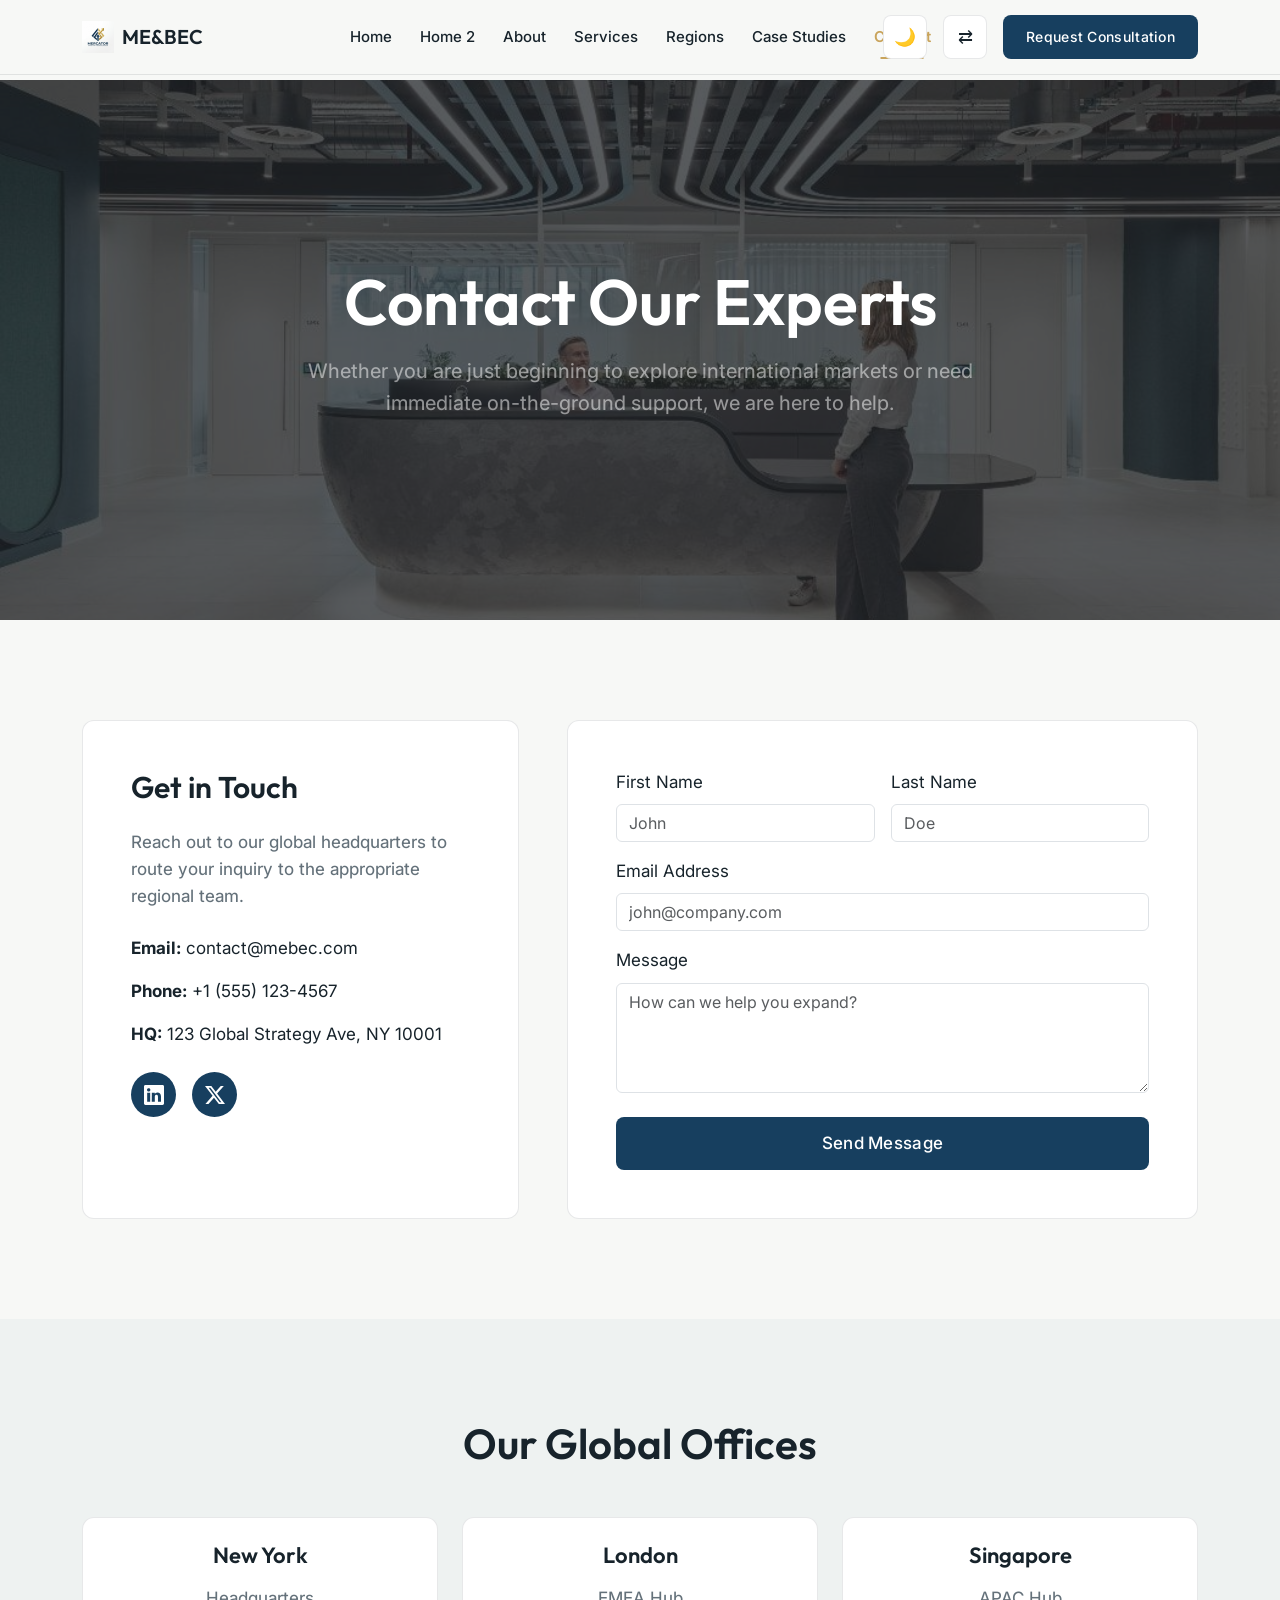
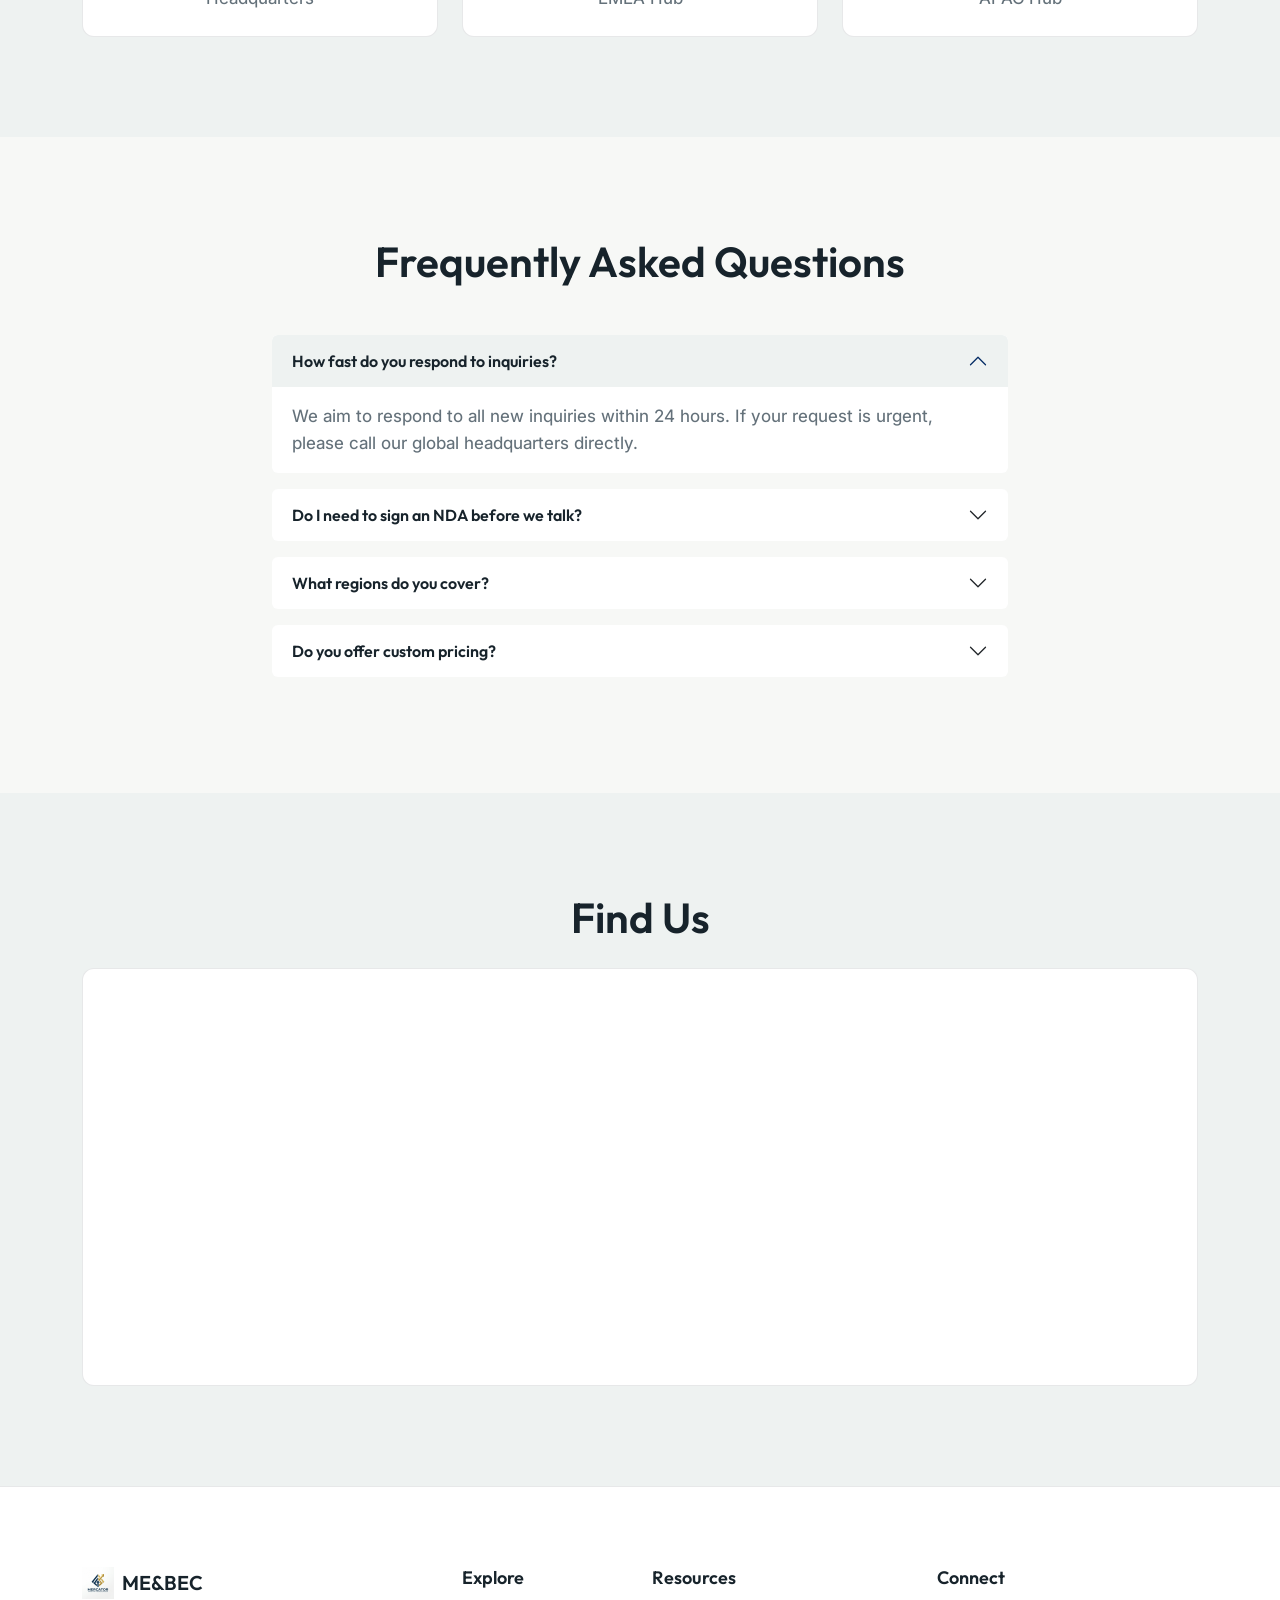
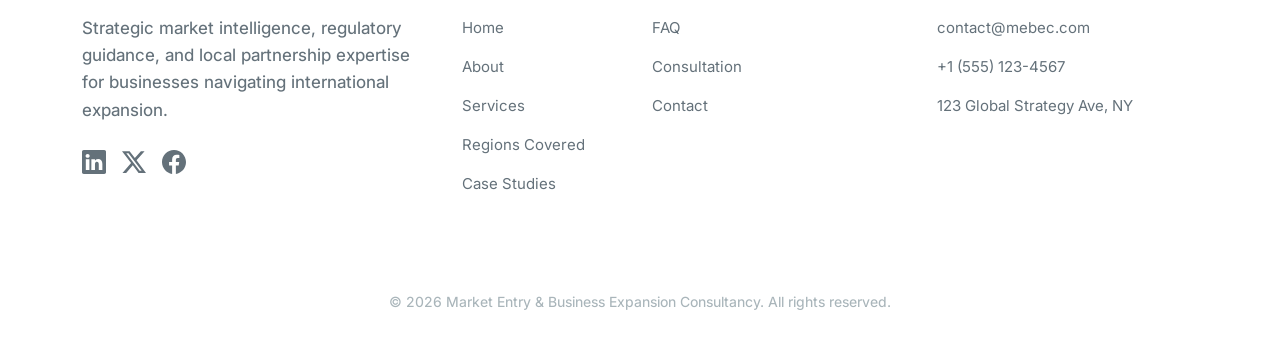
<file: contact.html>
﻿<!DOCTYPE html>
<html lang="en" dir="ltr" data-theme="light">

<head>
    <meta charset="UTF-8">
    <meta name="viewport" content="width=device-width, initial-scale=1.0">
    <title>ME&BEC | Contact</title>

    <!-- Fonts -->
    <link rel="preconnect" href="https://fonts.googleapis.com">
    <link rel="preconnect" href="https://fonts.gstatic.com" crossorigin>
    <link
        href="https://fonts.googleapis.com/css2?family=Inter:wght@400;500;600&family=Outfit:wght@300;400;500;600&display=swap"
        rel="stylesheet">

    <!-- Bootstrap 5 CDN -->
    <link href="https://cdn.jsdelivr.net/npm/bootstrap@5.3.2/dist/css/bootstrap.min.css" rel="stylesheet">

    <!-- Custom CSS -->
    <link rel="stylesheet" href="assets/css/style.css">
    <link rel="stylesheet" href="assets/css/dark-mode.css">
    <link rel="stylesheet" href="assets/css/rtl.css">

    <!-- Favicon -->
    <link rel="icon" type="image/x-icon" href="assets/images/favicon.ico">
</head>

<body>
    <!-- NAVBAR -->
    <nav class="navbar navbar-expand-xl navbar-premium">
        <div class="container">
            <a class="navbar-brand d-flex align-items-center text-nowrap" href="index.html">
                <img src="assets/images/logo.png" alt="Logo" width="32" height="32" class="me-2 align-text-top">ME&BEC
            </a>
            <button class="navbar-toggler border-0" type="button" data-bs-toggle="collapse" data-bs-target="#mainNav"
                aria-controls="mainNav" aria-expanded="false" aria-label="Toggle navigation">
                <span class="navbar-toggler-icon"></span>
            </button>
            <div class="collapse navbar-collapse" id="mainNav">
                <ul class="navbar-nav mx-auto mb-2 mb-lg-0 align-items-center">
                    <li class="nav-item"><a class="nav-link" href="index.html">Home</a></li>
                    <li class="nav-item"><a class="nav-link" href="home-2.html">Home 2</a></li>
                    <li class="nav-item"><a class="nav-link" href="about.html">About</a></li>
                    <li class="nav-item"><a class="nav-link" href="services.html">Services</a></li>
                    <li class="nav-item"><a class="nav-link" href="regions.html">Regions</a></li>
                    <li class="nav-item"><a class="nav-link" href="case-studies.html">Case Studies</a></li>
                    <li class="nav-item"><a class="nav-link active" href="contact.html">Contact</a></li>
                </ul>
                                <div class="d-flex flex-column flex-xl-row align-items-center justify-content-center gap-3 ms-xl-auto mt-4 mt-xl-0 mb-4 mb-xl-0">
                    <div class="d-flex gap-3 justify-content-center align-items-center">
                        <a href="#" id="theme-toggle" class="nav-link" aria-label="Toggle Dark Mode"
                            style="font-size: 1.2rem; text-decoration: none;">🌙</a>
                        <a href="#" id="rtl-toggle" class="nav-link" aria-label="Toggle RTL"
                            style="font-weight: 500; text-decoration: none;">⇄</a>
                    </div>
                    <a class="btn-premium" href="consultation.html">Request Consultation</a>
                </div>
            </div>
        </div>
    </nav> <!-- Section 1: Hero -->
    <section class="section-padding position-relative"
        style="margin-top: 80px; min-height: 60vh; display: flex; align-items: center; background: url('assets/images/contact-hero.jpg') center/cover no-repeat;">
        <div class="position-absolute top-0 start-0 w-100 h-100 bg-dark opacity-75"></div>
        <div class="container fade-in-up text-center position-relative z-1">
            <h1 class="display-4 fw-bold mb-3 text-white">Contact Our Experts</h1>
            <p class="lead text-white-50 mx-auto" style="max-width: 700px;">Whether you are just beginning to explore
                international markets or need immediate on-the-ground support, we are here to help.</p>
        </div>
    </section>

    <!-- Section 2: Contact Form & Info -->
    <section class="section-padding">
        <div class="container fade-in-up">
            <div class="row g-5 justify-content-center">
                <div class="col-lg-5">
                    <div class="premium-card p-5 h-100">
                        <h3 class="mb-4">Get in Touch</h3>
                        <p class="text-secondary mb-4">Reach out to our global headquarters to route your inquiry to the
                            appropriate regional team.</p>
                        <ul class="list-unstyled">
                            <li class="mb-3"><strong>Email:</strong> contact@mebec.com</li>
                            <li class="mb-3"><strong>Phone:</strong> +1 (555) 123-4567</li>
                            <li class="mb-3"><strong>HQ:</strong> 123 Global Strategy Ave, NY 10001</li>
                        </ul>
                        <div class="d-flex gap-3 mt-4">
                            <a href="#"
                                class="btn-premium rounded-circle p-2 d-flex align-items-center justify-content-center"
                                style="width: 45px; height: 45px;" aria-label="LinkedIn"><svg width="20" height="20"
                                    fill="currentColor" viewBox="0 0 16 16">
                                    <path
                                        d="M0 1.146C0 .513.526 0 1.175 0h13.65C15.474 0 16 .513 16 1.146v13.708c0 .633-.526 1.146-1.175 1.146H1.175C.526 16 0 15.487 0 14.854V1.146zm4.943 12.248V6.169H2.542v7.225h2.401zm-1.2-8.212c.837 0 1.358-.554 1.358-1.248-.015-.709-.52-1.248-1.342-1.248-.822 0-1.359.54-1.359 1.248 0 .694.521 1.248 1.327 1.248h.016zm4.908 8.212V9.359c0-.216.016-.432.08-.586.173-.431.568-.878 1.232-.878.869 0 1.216.662 1.216 1.634v3.865h2.401V9.25c0-2.22-1.184-3.252-2.764-3.252-1.274 0-1.845.7-2.165 1.193v.025h-.016a5.54 5.54 0 0 1 .016-.025V6.169h-2.4c.03.678 0 7.225 0 7.225h2.4z" />
                                </svg></a>
                            <a href="#"
                                class="btn-premium rounded-circle p-2 d-flex align-items-center justify-content-center"
                                style="width: 45px; height: 45px;" aria-label="Twitter"><svg width="20" height="20"
                                    fill="currentColor" viewBox="0 0 16 16">
                                    <path
                                        d="M12.6.75h2.454l-5.36 6.142L16 15.25h-4.937l-3.867-5.07-4.425 5.07H.316l5.733-6.57L0 .75h5.063l3.495 4.633L12.601.75Zm-.86 13.028h1.36L4.323 2.145H2.865l8.873 11.633Z" />
                                </svg></a>
                        </div>
                    </div>
                </div>
                <div class="col-lg-7">
                    <div class="premium-card p-5 h-100">
                        <form>
                            <div class="row g-3">
                                <div class="col-md-6">
                                    <label class="form-label">First Name</label>
                                    <input type="text" class="form-control" placeholder="John">
                                </div>
                                <div class="col-md-6">
                                    <label class="form-label">Last Name</label>
                                    <input type="text" class="form-control" placeholder="Doe">
                                </div>
                                <div class="col-12">
                                    <label class="form-label">Email Address</label>
                                    <input type="email" class="form-control" placeholder="john@company.com">
                                </div>
                                <div class="col-12">
                                    <label class="form-label">Message</label>
                                    <textarea class="form-control" rows="4"
                                        placeholder="How can we help you expand?"></textarea>
                                </div>
                                <div class="col-12 mt-4">
                                    <button type="submit" class="btn-premium w-100">Send Message</button>
                                </div>
                            </div>
                        </form>
                    </div>
                </div>
            </div>
        </div>
    </section>

    <!-- Section 3: Global Offices -->
    <section class="section-padding bg-light-alt">
        <div class="container fade-in-up">
            <h2 class="fw-bold text-center mb-5">Our Global Offices</h2>
            <div class="row g-4 text-center">
                <div class="col-md-4">
                    <div class="premium-card p-4">
                        <h4>New York</h4>
                        <p class="text-secondary mb-0">Headquarters</p>
                    </div>
                </div>
                <div class="col-md-4">
                    <div class="premium-card p-4">
                        <h4>London</h4>
                        <p class="text-secondary mb-0">EMEA Hub</p>
                    </div>
                </div>
                <div class="col-md-4">
                    <div class="premium-card p-4">
                        <h4>Singapore</h4>
                        <p class="text-secondary mb-0">APAC Hub</p>
                    </div>
                </div>
            </div>
        </div>
    </section>

    <!-- Section 4: FAQ -->
    <section class="section-padding">
        <div class="container fade-in-up">
            <h2 class="fw-bold mb-5 text-center">Frequently Asked Questions</h2>
            <div class="row justify-content-center">
                <div class="col-lg-8">
                    <div class="accordion" id="contactFaq">
                        <div class="accordion-item mb-3 border-0 rounded premium-card overflow-hidden p-0">
                            <h2 class="accordion-header">
                                <button class="accordion-button fw-bold bg-transparent" type="button"
                                    data-bs-toggle="collapse" data-bs-target="#faq1">
                                    How fast do you respond to inquiries?
                                </button>
                            </h2>
                            <div id="faq1" class="accordion-collapse collapse show" data-bs-parent="#contactFaq">
                                <div class="accordion-body text-secondary">
                                    We aim to respond to all new inquiries within 24 hours. If your request is urgent,
                                    please call our global headquarters directly.
                                </div>
                            </div>
                        </div>
                        <div class="accordion-item mb-3 border-0 rounded premium-card overflow-hidden p-0">
                            <h2 class="accordion-header">
                                <button class="accordion-button collapsed fw-bold bg-transparent" type="button"
                                    data-bs-toggle="collapse" data-bs-target="#faq2">
                                    Do I need to sign an NDA before we talk?
                                </button>
                            </h2>
                            <div id="faq2" class="accordion-collapse collapse" data-bs-parent="#contactFaq">
                                <div class="accordion-body text-secondary">
                                    We operate with strict confidentiality for all potential clients. We are happy to
                                    sign a mutual NDA before our initial consultation if required.
                                </div>
                            </div>
                        </div>
                        <div class="accordion-item mb-3 border-0 rounded premium-card overflow-hidden p-0">
                            <h2 class="accordion-header">
                                <button class="accordion-button collapsed fw-bold bg-transparent" type="button"
                                    data-bs-toggle="collapse" data-bs-target="#faq3">
                                    What regions do you cover?
                                </button>
                            </h2>
                            <div id="faq3" class="accordion-collapse collapse" data-bs-parent="#contactFaq">
                                <div class="accordion-body text-secondary">
                                    We primarily focus on the APAC, EMEA, and North American markets. Please contact us to discuss expansion into other regions.
                                </div>
                            </div>
                        </div>
                        <div class="accordion-item mb-3 border-0 rounded premium-card overflow-hidden p-0">
                            <h2 class="accordion-header">
                                <button class="accordion-button collapsed fw-bold bg-transparent" type="button"
                                    data-bs-toggle="collapse" data-bs-target="#faq4">
                                    Do you offer custom pricing?
                                </button>
                            </h2>
                            <div id="faq4" class="accordion-collapse collapse" data-bs-parent="#contactFaq">
                                <div class="accordion-body text-secondary">
                                    Yes, all our engagements are tailored to your specific market entry requirements and scope of work. We do not use one-size-fits-all packages.
                                </div>
                            </div>
                        </div>
                    </div>
                </div>
            </div>
        </div>
    </section>

    <!-- Section 5: Map -->
    <section class="section-padding bg-light-alt">
        <div class="container fade-in-up">
            <h2 class="fw-bold mb-4 text-center">Find Us</h2>
            <div class="premium-card p-1">
                <iframe
                    src="https://www.google.com/maps/embed?pb=!1m18!1m12!1m3!1d193595.25279998188!2d-74.14448744574972!3d40.69763123336585!2m3!1f0!2f0!3f0!3m2!1i1024!2i768!4f13.1!3m3!1m2!1s0x89c24fa5d33f083b%3A0xc80b8f06e177fe62!2sNew%20York%2C%20NY%2C%20USA!5e0!3m2!1sen!2s!4v1710000000000!5m2!1sen!2s"
                    width="100%" height="400" style="border:0; border-radius: 8px;" allowfullscreen="" loading="lazy"
                    referrerpolicy="no-referrer-when-downgrade"></iframe>
            </div>
        </div>
    </section> <!-- FOOTER -->
    <footer class="footer-premium">
        <div class="container">
            <div class="row g-4">
                <div class="col-lg-4">
                    <a href="index.html" class="navbar-brand text-decoration-none mb-3 d-flex align-items-center text-nowrap"><img
                            src="assets/images/logo.png" alt="Logo" width="32" height="32"
                            class="me-2 align-text-top">ME&BEC</a>
                    <p class="text-muted pe-lg-4">Strategic market intelligence, regulatory guidance, and local
                        partnership expertise for businesses navigating international expansion.</p>
                    <div class="d-flex gap-3 mt-4 footer-socials">
                        <a href="#" class="text-muted" onmouseover="this.style.color='var(--accent-color)'" onmouseout="this.style.color=''" title="LinkedIn"><svg xmlns="http://www.w3.org/2000/svg" width="24" height="24" fill="currentColor" viewBox="0 0 16 16"><path d="M0 1.146C0 .513.526 0 1.175 0h13.65C15.474 0 16 .513 16 1.146v13.708c0 .633-.526 1.146-1.175 1.146H1.175C.526 16 0 15.487 0 14.854V1.146zm4.943 12.248V6.169H2.542v7.225h2.401zm-1.2-8.212c.837 0 1.358-.554 1.358-1.248-.015-.709-.52-1.248-1.342-1.248-.822 0-1.359.54-1.359 1.248 0 .694.521 1.248 1.327 1.248h.016zm4.908 8.212V9.359c0-.216.016-.432.08-.586.173-.431.568-.878 1.232-.878.869 0 1.216.662 1.216 1.634v3.865h2.401V9.25c0-2.22-1.184-3.252-2.764-3.252-1.274 0-1.845.7-2.165 1.193v.025h-.016a5.54 5.54 0 0 1 .016-.025V6.169h-2.4c.03.678 0 7.225 0 7.225h2.4z"/></svg></a>
                        <a href="#" class="text-muted" onmouseover="this.style.color='var(--accent-color)'" onmouseout="this.style.color=''" title="Twitter"><svg xmlns="http://www.w3.org/2000/svg" width="24" height="24" fill="currentColor" viewBox="0 0 16 16"><path d="M12.6.75h2.454l-5.36 6.142L16 15.25h-4.937l-3.867-5.07-4.425 5.07H.316l5.733-6.57L0 .75h5.063l3.495 4.633L12.601.75Zm-.86 13.028h1.36L4.323 2.145H2.865l8.875 11.633Z"/></svg></a>
                        <a href="#" class="text-muted" onmouseover="this.style.color='var(--accent-color)'" onmouseout="this.style.color=''" title="Facebook"><svg xmlns="http://www.w3.org/2000/svg" width="24" height="24" fill="currentColor" viewBox="0 0 16 16"><path d="M16 8.049c0-4.446-3.582-8.05-8-8.05C3.58 0-.002 3.603-.002 8.05c0 4.017 2.926 7.347 6.75 7.951v-5.625h-2.03V8.05H6.75V6.275c0-2.017 1.195-3.131 3.022-3.131.876 0 1.791.157 1.791.157v1.98h-1.009c-.993 0-1.303.621-1.303 1.258v1.51h2.218l-.354 2.326H9.25V16c3.824-.604 6.75-3.934 6.75-7.951z"/></svg></a>
                    </div>
                </div>
                <div class="col-lg-2">
                    <h5>Explore</h5>
                    <ul class="footer-links">
                        <li><a href="index.html">Home</a></li>
                        <li><a href="about.html">About</a></li>
                        <li><a href="services.html">Services</a></li>
                        <li><a href="regions.html">Regions Covered</a></li>
                        <li><a href="case-studies.html">Case Studies</a></li>
                    </ul>
                </div>
                <div class="col-lg-3">
                    <h5>Resources</h5>
                    <ul class="footer-links">
                        <li><a href="faq.html">FAQ</a></li>
                        <li><a href="consultation.html">Consultation</a></li>
                        <li><a href="contact.html">Contact</a></li>
                    </ul>
                </div>
                <div class="col-lg-3">
                    <h5>Connect</h5>
                    <ul class="footer-links">
                        <li><a href="mailto:contact@mebec.com">contact@mebec.com</a></li>
                        <li><a href="tel:+15551234567">+1 (555) 123-4567</a></li>
                        <li><a href="#">123 Global Strategy Ave, NY</a></li>
                    </ul>
                </div>
            </div>
            <div class="footer-bottom text-center">
                <p class="mb-0">&copy; 2026 Market Entry & Business Expansion Consultancy. All rights reserved.</p>
            </div>
        </div>
    </footer>

    <!-- Scroll To Top -->
    <button id="scrollTopBtn" class="btn-premium rounded-circle" aria-label="Scroll to top"
        style="position: fixed; bottom: 20px; right: 20px; display: none; z-index: 99; padding: 10px 15px; border: none; font-weight: bold;">↑</button>

    <!-- Bootstrap JS -->
    <script src="https://cdn.jsdelivr.net/npm/bootstrap@5.3.2/dist/js/bootstrap.bundle.min.js"></script>

    <!-- Main JS -->
    <script src="assets/js/main.js"></script>
</body>

</html>
</file>
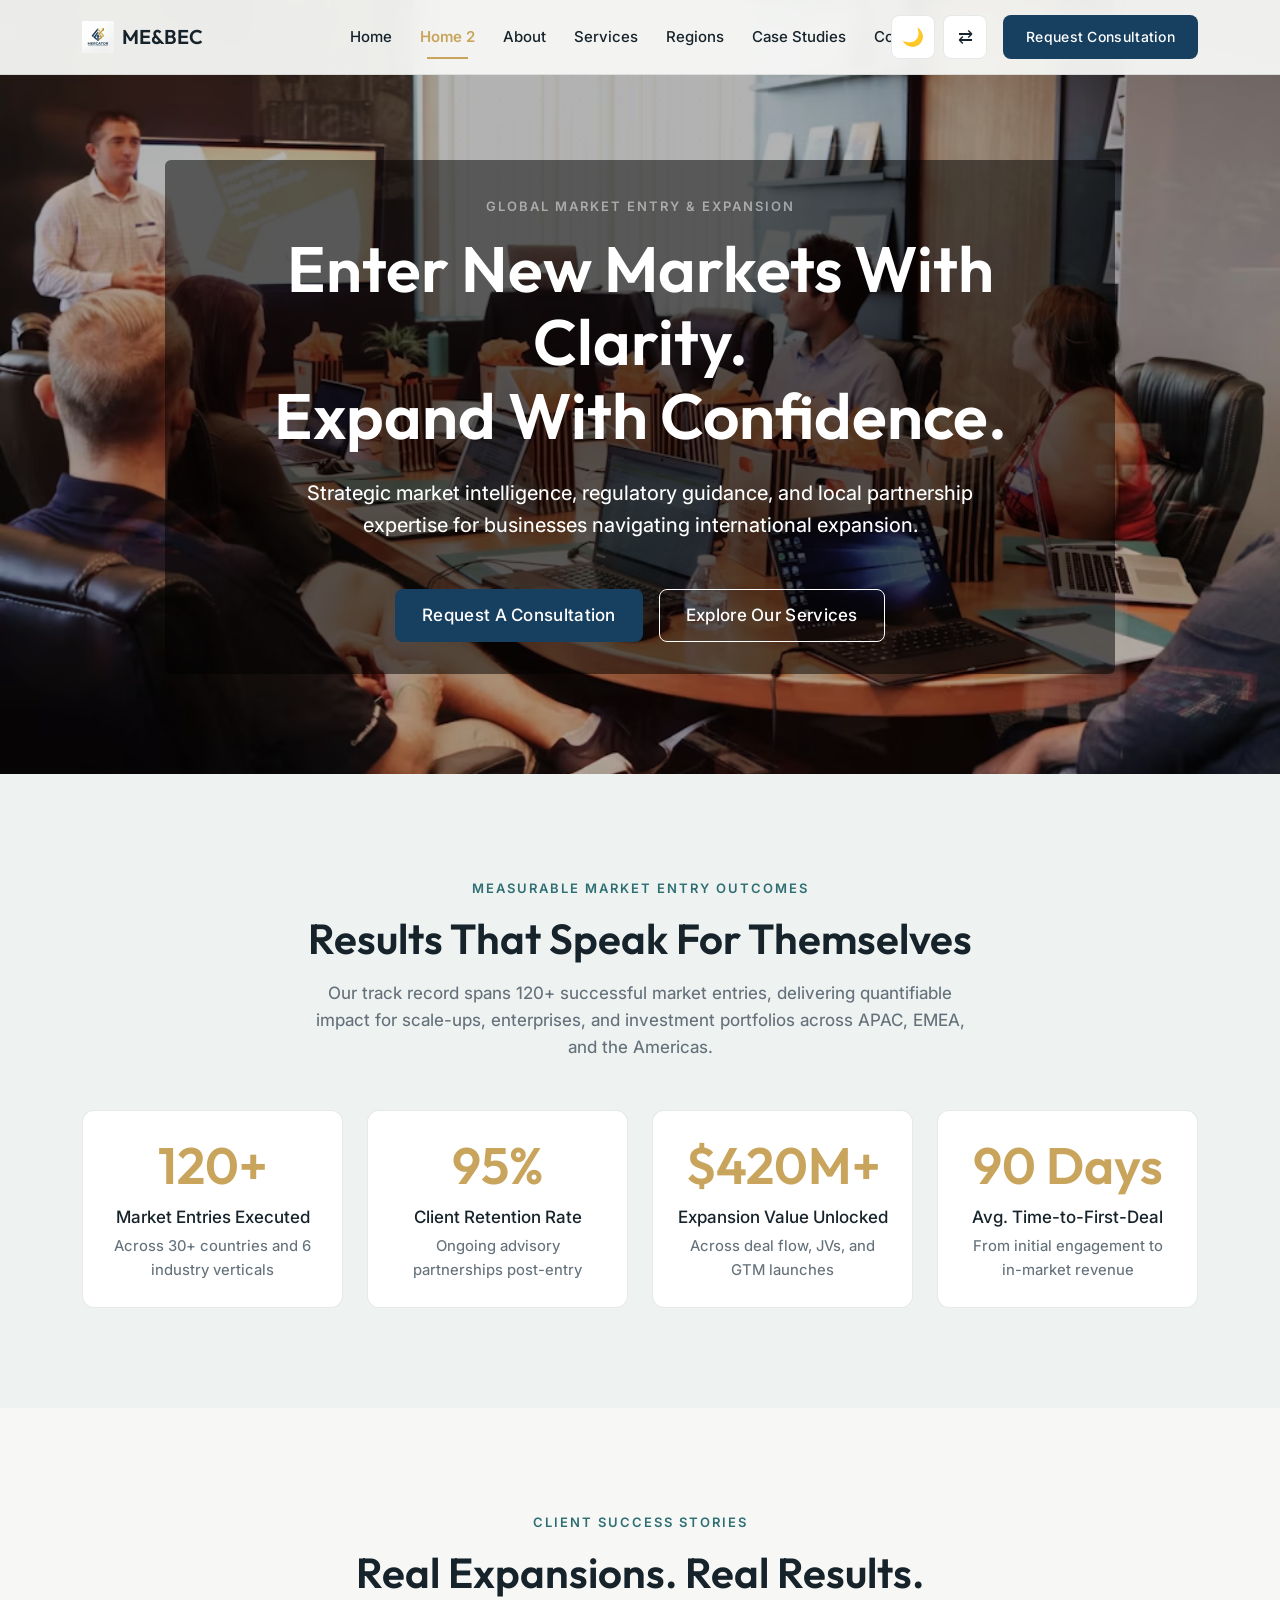
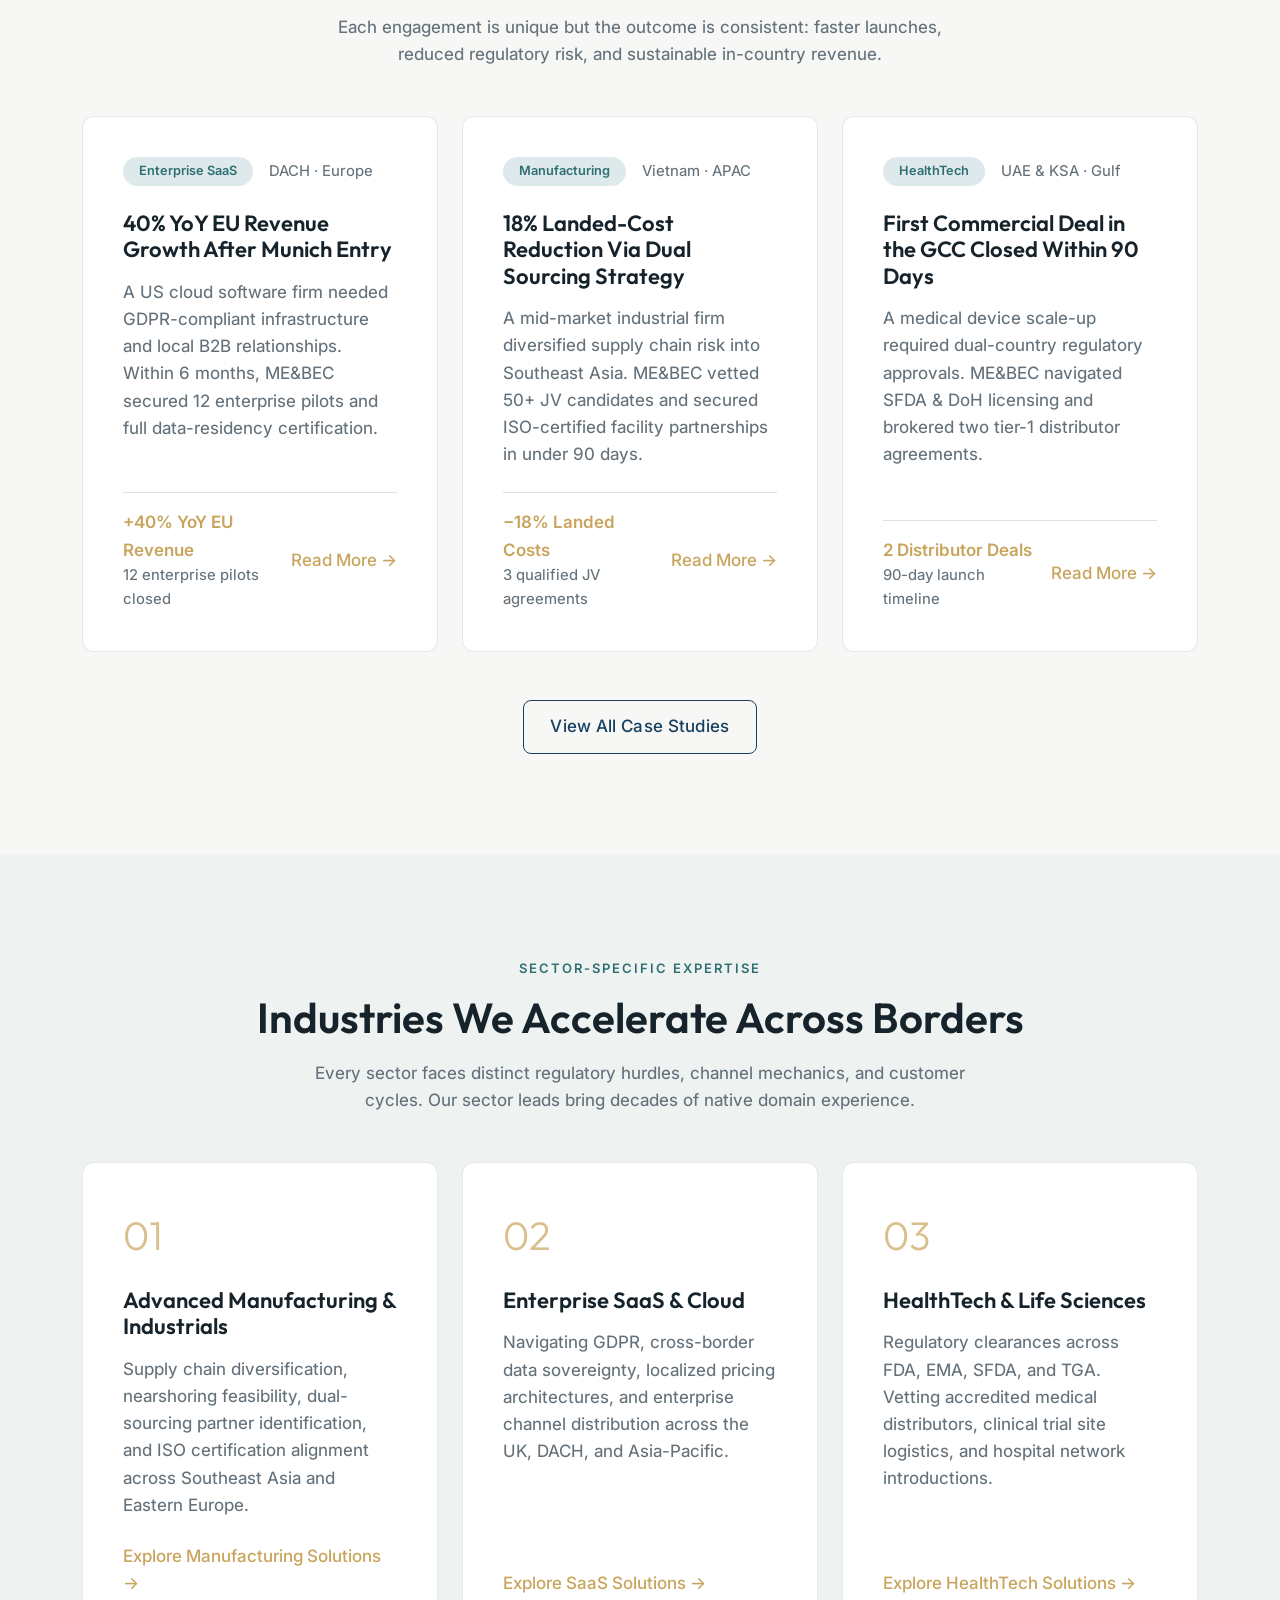
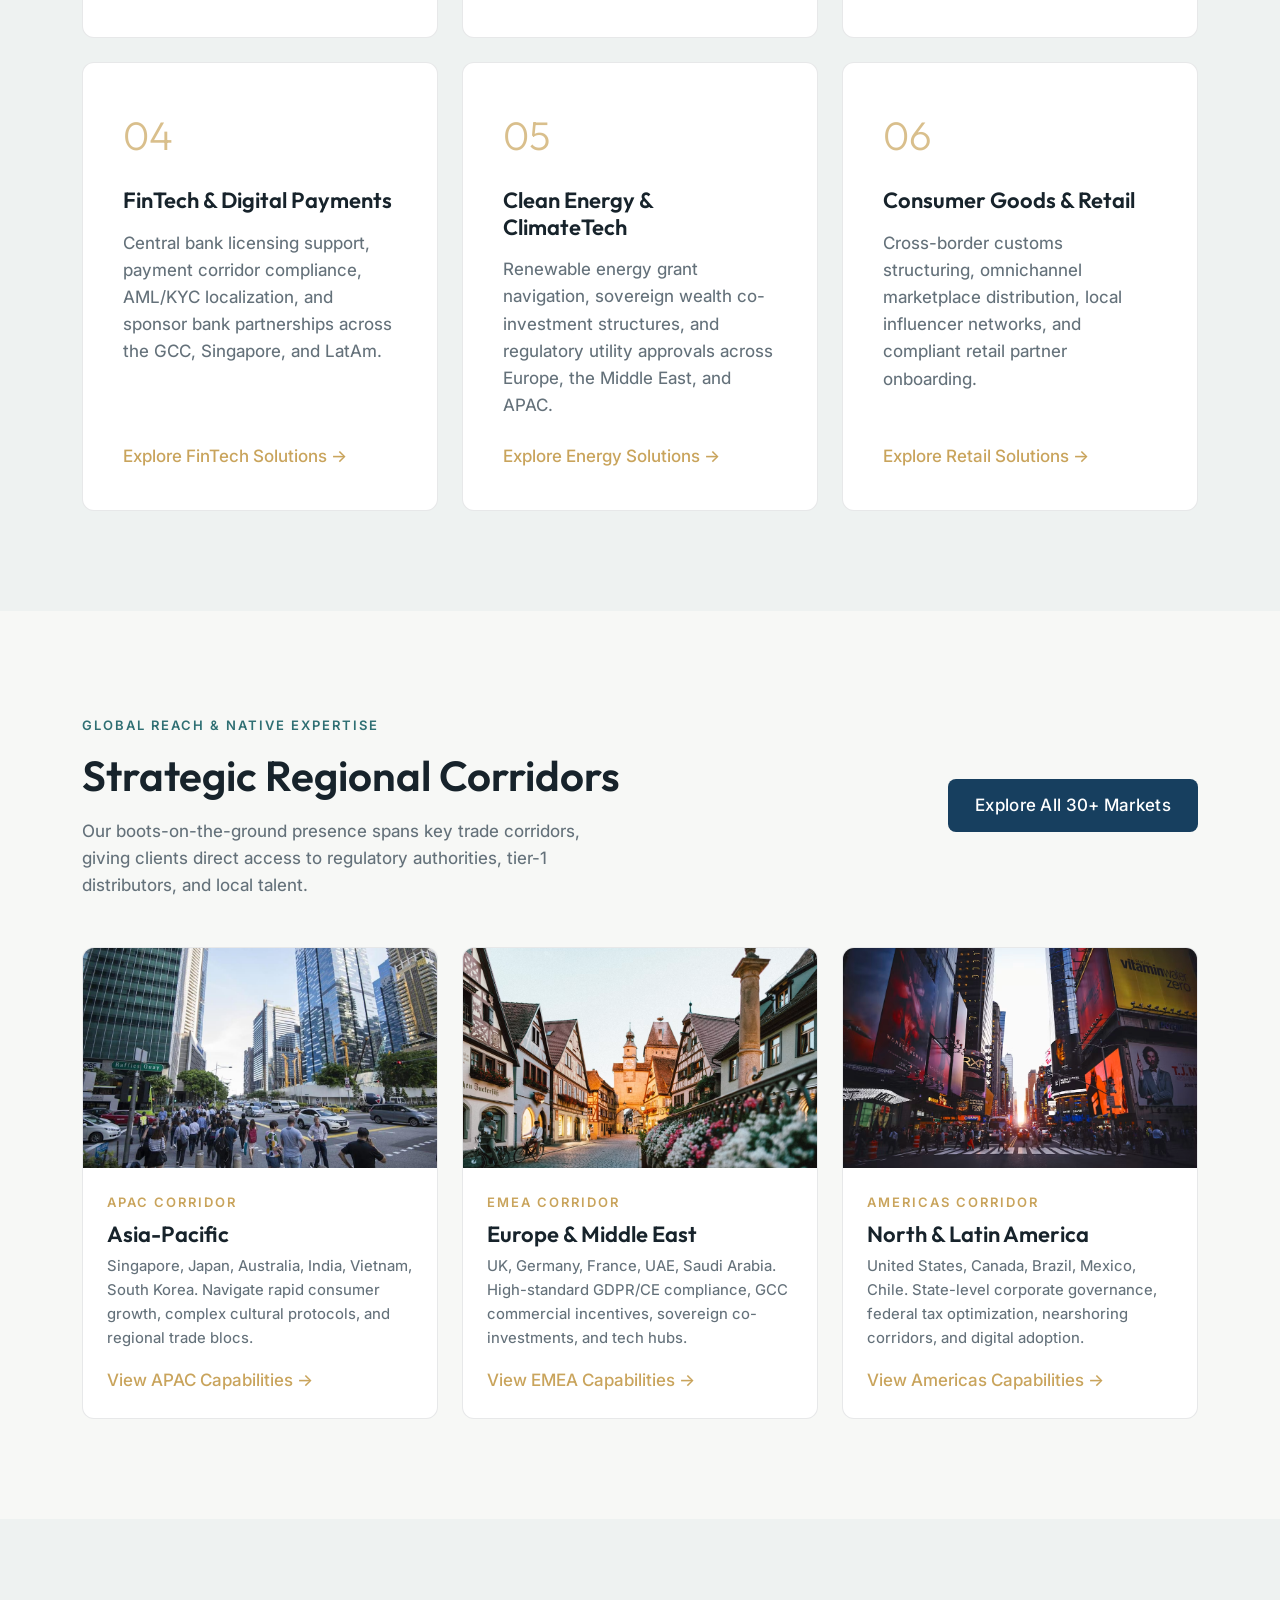
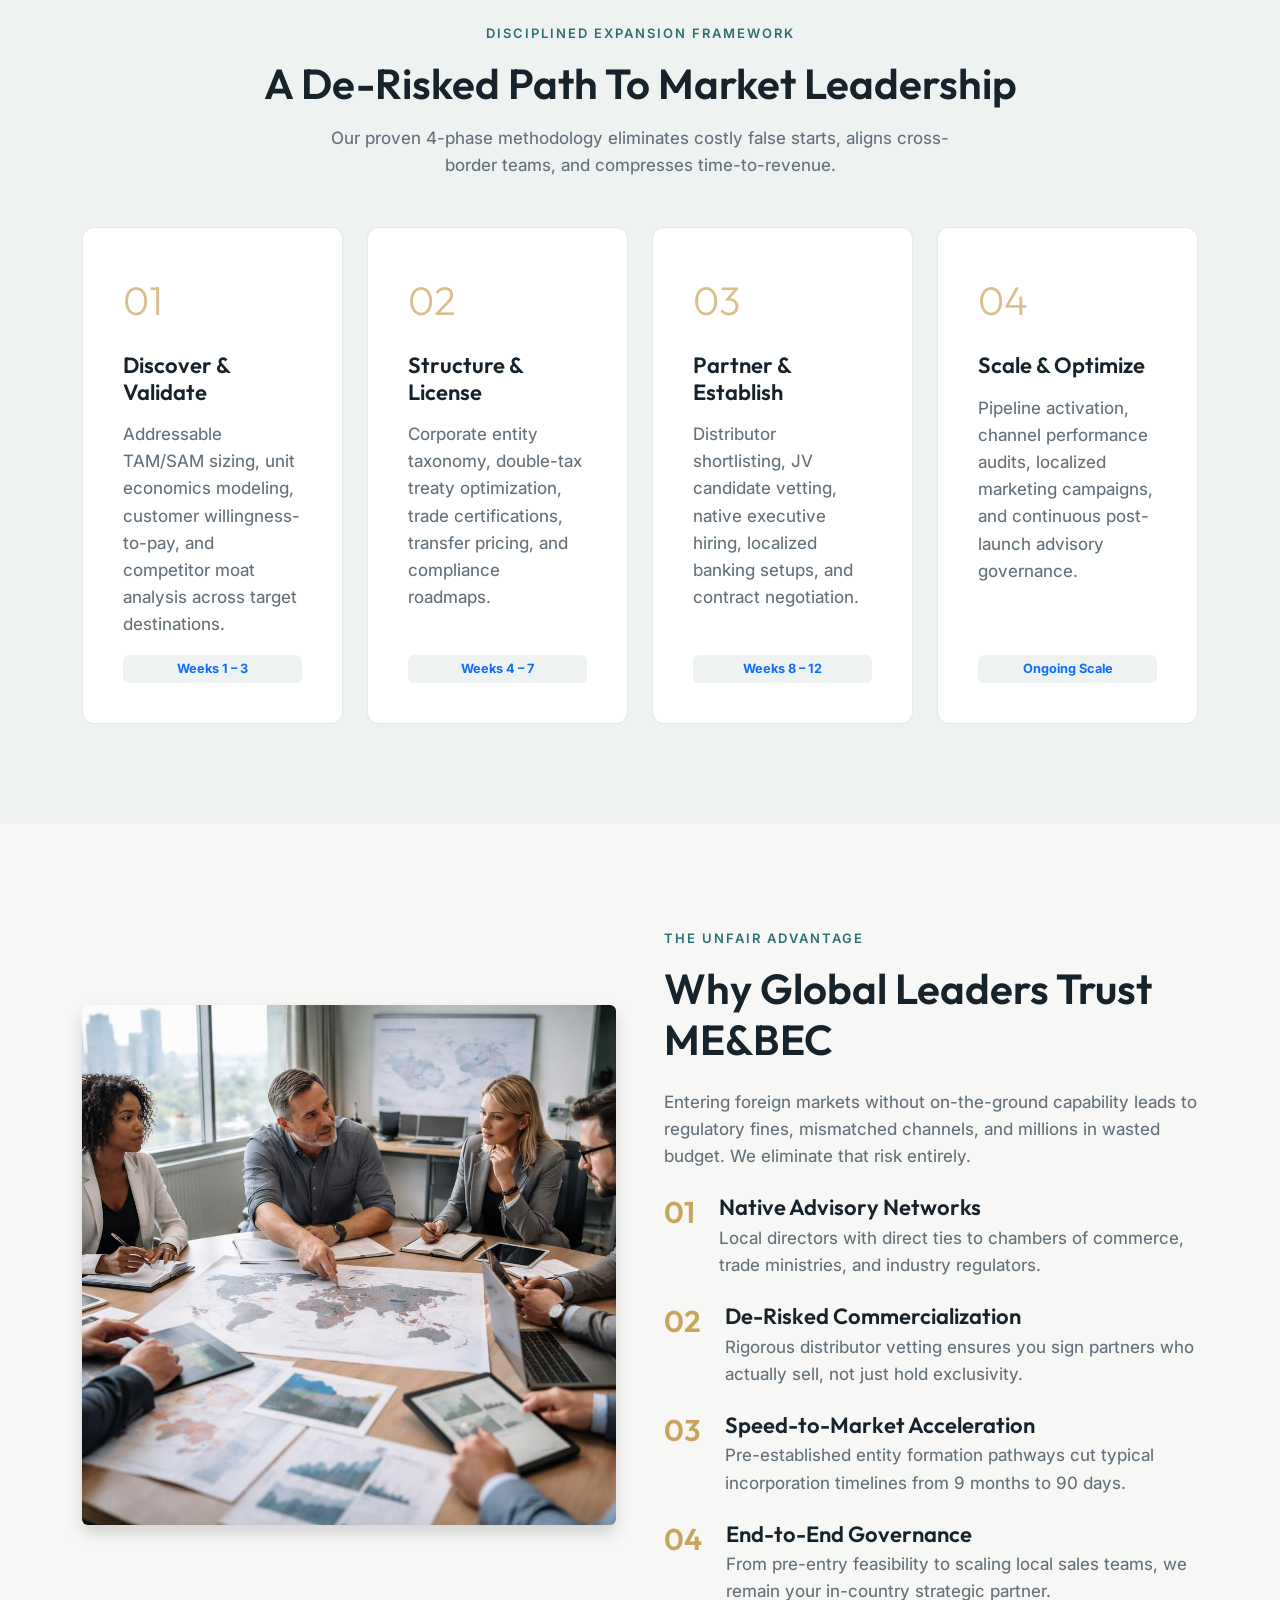
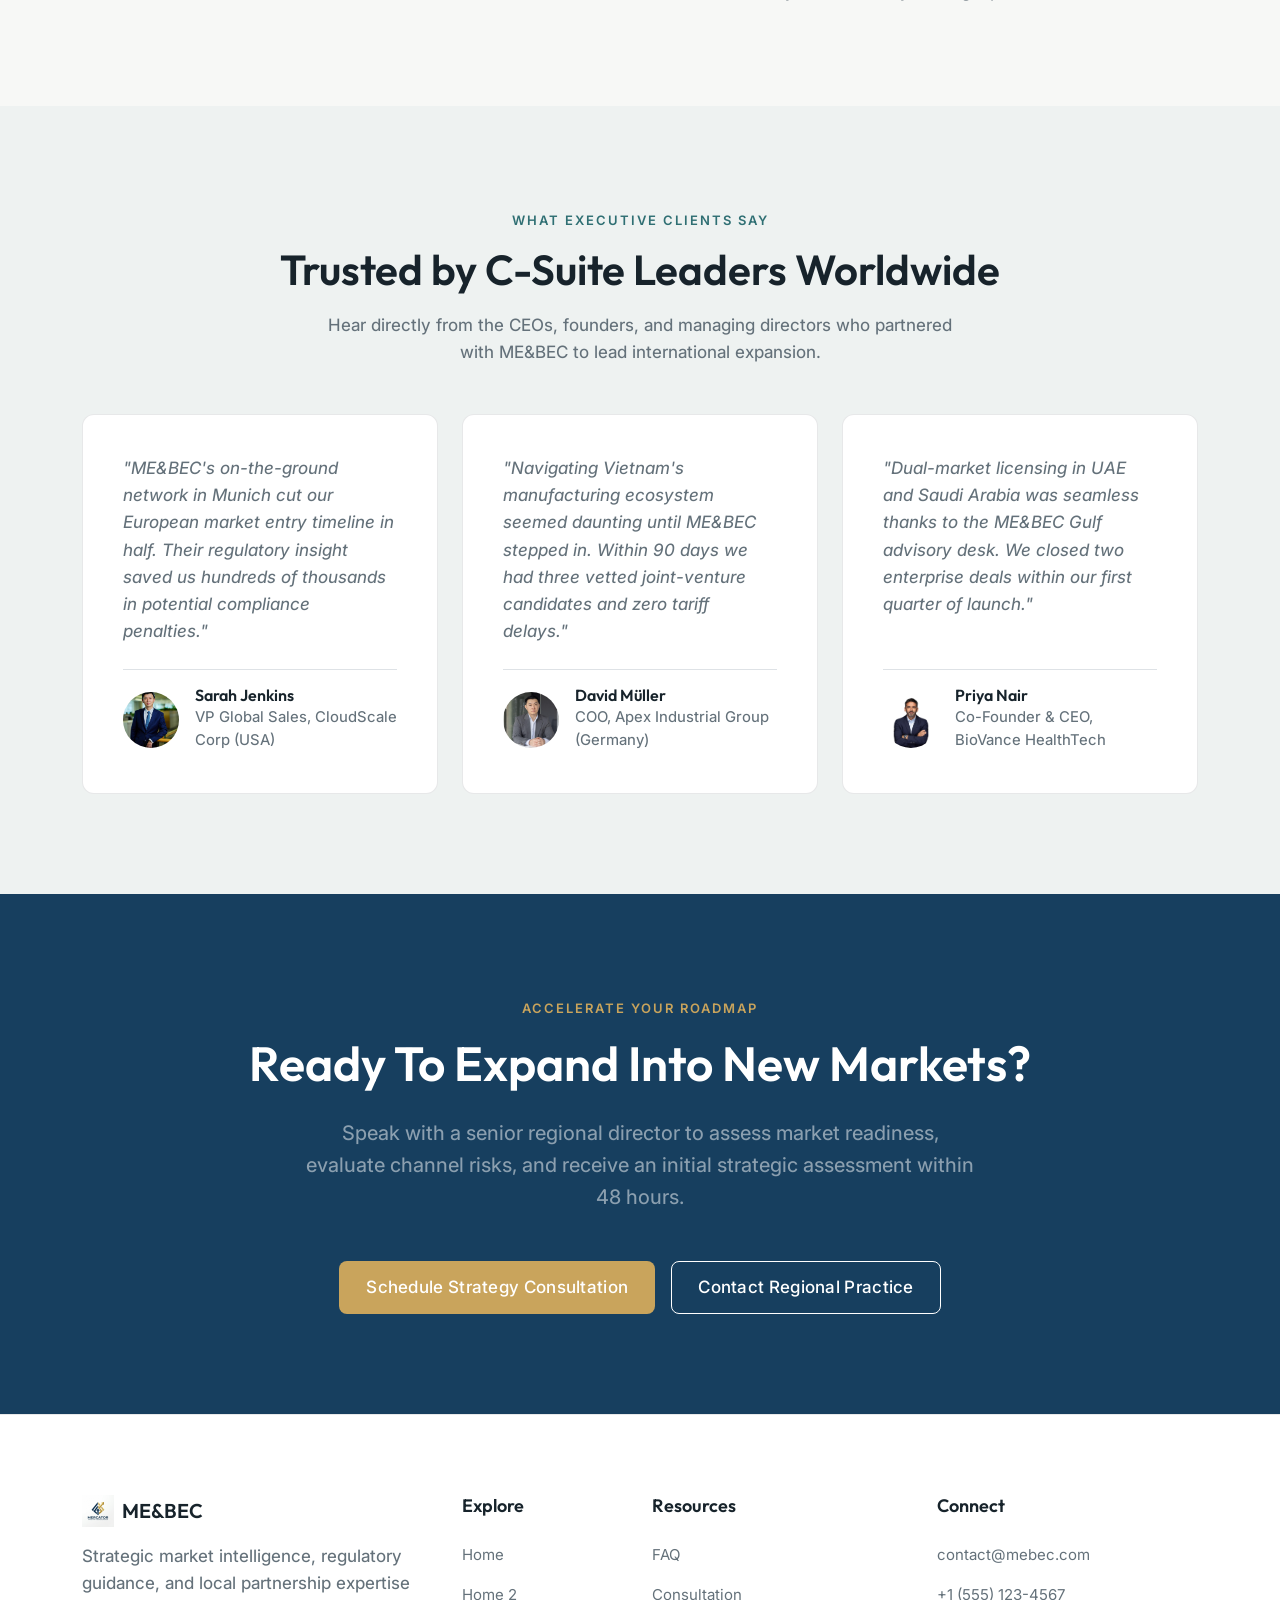
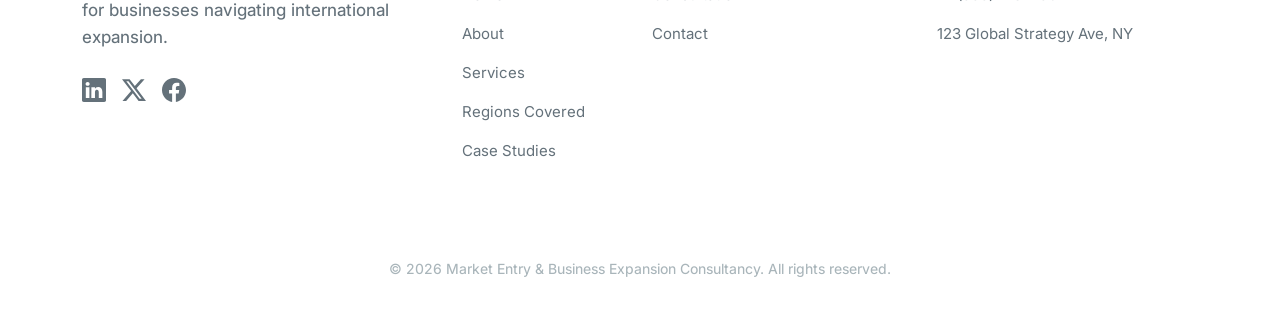
<file: home-2.html>
<!DOCTYPE html>
<html lang="en" dir="ltr" data-theme="light">
<head>
    <meta charset="UTF-8">
    <meta name="viewport" content="width=device-width, initial-scale=1.0">
    <title>ME&BEC | Home 2 - Global Expansion Consultancy</title>
    <meta name="description" content="ME&BEC delivers proven market entry strategy, regional expertise across 30+ countries, and measurable expansion outcomes.">
    <link rel="preconnect" href="https://fonts.googleapis.com">
    <link rel="preconnect" href="https://fonts.gstatic.com" crossorigin>
    <link href="https://fonts.googleapis.com/css2?family=Inter:wght@400;500;600&family=Outfit:wght@300;400;500;600&display=swap" rel="stylesheet">
    <link href="https://cdn.jsdelivr.net/npm/bootstrap@5.3.2/dist/css/bootstrap.min.css" rel="stylesheet">
    <link rel="stylesheet" href="assets/css/style.css">
    <link rel="stylesheet" href="assets/css/dark-mode.css">
    <link rel="stylesheet" href="assets/css/rtl.css">
    <link rel="icon" type="image/x-icon" href="assets/images/favicon.ico">
</head>
<body>
    <nav class="navbar navbar-expand-xl navbar-premium">
        <div class="container">
            <a class="navbar-brand d-flex align-items-center text-nowrap" href="index.html">
                <img src="assets/images/logo.png" alt="Logo" width="32" height="32" class="me-2 align-text-top">ME&amp;BEC
            </a>
            <button class="navbar-toggler border-0" type="button" data-bs-toggle="collapse" data-bs-target="#mainNav" aria-controls="mainNav" aria-expanded="false" aria-label="Toggle navigation">
                <span class="navbar-toggler-icon"></span>
            </button>
            <div class="collapse navbar-collapse" id="mainNav">
                <ul class="navbar-nav mx-auto mb-2 mb-lg-0 align-items-center">
                    <li class="nav-item"><a class="nav-link" href="index.html">Home</a></li>
                    <li class="nav-item"><a class="nav-link active" href="home-2.html">Home 2</a></li>
                    <li class="nav-item"><a class="nav-link" href="about.html">About</a></li>
                    <li class="nav-item"><a class="nav-link" href="services.html">Services</a></li>
                    <li class="nav-item"><a class="nav-link" href="regions.html">Regions</a></li>
                    <li class="nav-item"><a class="nav-link" href="case-studies.html">Case Studies</a></li>
                    <li class="nav-item"><a class="nav-link" href="contact.html">Contact</a></li>
                </ul>
                <div class="d-flex flex-column flex-xl-row align-items-center justify-content-center gap-3 ms-xl-auto mt-4 mt-xl-0 mb-4 mb-xl-0 header-actions">
                    <div class="d-flex gap-2 justify-content-center align-items-center">
                        <a href="#" id="theme-toggle" class="header-btn" aria-label="Toggle Dark Mode" title="Toggle Dark Mode">&#x1F319;</a>
                        <a href="#" id="rtl-toggle" class="header-btn" aria-label="Toggle RTL" title="Toggle RTL">&#x21C4;</a>
                    </div>
                    <a class="btn-premium" href="consultation.html">Request Consultation</a>
                </div>
            </div>
        </div>
    </nav>
    <!-- HERO SECTION -->
    <section class="hero-section" style="background-image:url('assets/images/home2-hero.avif');background-position:center;background-repeat:no-repeat;background-size:cover;">
        <div class="hero-bg-pattern" style="background-color:rgba(0,0,0,0.6);"></div>
        <div class="container hero-content position-relative z-1">
            <div class="row align-items-center justify-content-center text-center">
                <div class="col-lg-10 fade-in-up rounded" style="background-color:rgba(0,0,0,0.5);padding:2rem;">
                    <span class="eyebrow text-white-50">GLOBAL MARKET ENTRY &amp; EXPANSION</span>
                    <h1 class="display-3 fw-bold mb-4 text-white mx-auto" style="max-width:900px;">Enter New Markets With Clarity.<br>Expand With Confidence.</h1>
                    <p class="lead mb-5 text-white mx-auto" style="max-width:700px;">Strategic market intelligence, regulatory guidance, and local partnership expertise for businesses navigating international expansion.</p>
                    <div class="d-flex flex-wrap justify-content-center gap-3">
                        <a href="consultation.html" class="btn-premium">Request A Consultation</a>
                        <a href="services.html" class="btn-premium btn-premium-outline text-white border-white" style="background:transparent;">Explore Our Services</a>
                    </div>
                </div>
            </div>
        </div>
    </section>
    <section class="section-padding bg-light-alt">
        <div class="container fade-in-up">
            <div class="text-center mb-5">
                <span class="eyebrow">MEASURABLE MARKET ENTRY OUTCOMES</span>
                <h2 class="mb-3">Results That Speak For Themselves</h2>
                <p class="text-secondary mx-auto" style="max-width:660px;">Our track record spans 120+ successful market entries, delivering quantifiable impact for scale-ups, enterprises, and investment portfolios across APAC, EMEA, and the Americas.</p>
            </div>
            <div class="row g-4 text-center">
                <div class="col-12 col-sm-6 col-lg-3"><div class="premium-card p-4 h-100"><h2 class="text-accent mb-2" style="font-size:clamp(36px,4vw,52px);">120+</h2><p class="fw-medium mb-1">Market Entries Executed</p><p class="text-secondary small mb-0">Across 30+ countries and 6 industry verticals</p></div></div>
                <div class="col-12 col-sm-6 col-lg-3"><div class="premium-card p-4 h-100"><h2 class="text-accent mb-2" style="font-size:clamp(36px,4vw,52px);">95%</h2><p class="fw-medium mb-1">Client Retention Rate</p><p class="text-secondary small mb-0">Ongoing advisory partnerships post-entry</p></div></div>
                <div class="col-12 col-sm-6 col-lg-3"><div class="premium-card p-4 h-100"><h2 class="text-accent mb-2" style="font-size:clamp(36px,4vw,52px);">$420M+</h2><p class="fw-medium mb-1">Expansion Value Unlocked</p><p class="text-secondary small mb-0">Across deal flow, JVs, and GTM launches</p></div></div>
                <div class="col-12 col-sm-6 col-lg-3"><div class="premium-card p-4 h-100"><h2 class="text-accent mb-2" style="font-size:clamp(36px,4vw,52px);">90 Days</h2><p class="fw-medium mb-1">Avg. Time-to-First-Deal</p><p class="text-secondary small mb-0">From initial engagement to in-market revenue</p></div></div>
            </div>
        </div>
    </section>
    <section class="section-padding">
        <div class="container fade-in-up">
            <div class="text-center mb-5">
                <span class="eyebrow">CLIENT SUCCESS STORIES</span>
                <h2 class="mb-3">Real Expansions. Real Results.</h2>
                <p class="text-secondary mx-auto" style="max-width:660px;">Each engagement is unique but the outcome is consistent: faster launches, reduced regulatory risk, and sustainable in-country revenue.</p>
            </div>
            <div class="row g-4">
                <div class="col-lg-4"><div class="premium-card h-100 d-flex flex-column"><div class="d-flex align-items-center gap-3 mb-4"><span class="badge rounded-pill px-3 py-2" style="background:var(--soft-accent);color:var(--secondary-color);font-weight:600;">Enterprise SaaS</span><span class="text-secondary small">DACH &middot; Europe</span></div><h4 class="mb-3">40% YoY EU Revenue Growth After Munich Entry</h4><p class="text-secondary mb-4">A US cloud software firm needed GDPR-compliant infrastructure and local B2B relationships. Within 6 months, ME&amp;BEC secured 12 enterprise pilots and full data-residency certification.</p><div class="d-flex align-items-center gap-3 mt-auto pt-3 border-top"><div><p class="fw-bold mb-0 text-accent">+40% YoY EU Revenue</p><p class="text-secondary small mb-0">12 enterprise pilots closed</p></div><a href="case-studies.html" class="text-accent fw-medium ms-auto text-nowrap">Read More &rarr;</a></div></div></div>
                <div class="col-lg-4"><div class="premium-card h-100 d-flex flex-column"><div class="d-flex align-items-center gap-3 mb-4"><span class="badge rounded-pill px-3 py-2" style="background:var(--soft-accent);color:var(--secondary-color);font-weight:600;">Manufacturing</span><span class="text-secondary small">Vietnam &middot; APAC</span></div><h4 class="mb-3">18% Landed-Cost Reduction Via Dual Sourcing Strategy</h4><p class="text-secondary mb-4">A mid-market industrial firm diversified supply chain risk into Southeast Asia. ME&amp;BEC vetted 50+ JV candidates and secured ISO-certified facility partnerships in under 90 days.</p><div class="d-flex align-items-center gap-3 mt-auto pt-3 border-top"><div><p class="fw-bold mb-0 text-accent">&minus;18% Landed Costs</p><p class="text-secondary small mb-0">3 qualified JV agreements</p></div><a href="case-studies.html" class="text-accent fw-medium ms-auto text-nowrap">Read More &rarr;</a></div></div></div>
                <div class="col-lg-4"><div class="premium-card h-100 d-flex flex-column"><div class="d-flex align-items-center gap-3 mb-4"><span class="badge rounded-pill px-3 py-2" style="background:var(--soft-accent);color:var(--secondary-color);font-weight:600;">HealthTech</span><span class="text-secondary small">UAE &amp; KSA &middot; Gulf</span></div><h4 class="mb-3">First Commercial Deal in the GCC Closed Within 90 Days</h4><p class="text-secondary mb-4">A medical device scale-up required dual-country regulatory approvals. ME&amp;BEC navigated SFDA &amp; DoH licensing and brokered two tier-1 distributor agreements.</p><div class="d-flex align-items-center gap-3 mt-auto pt-3 border-top"><div><p class="fw-bold mb-0 text-accent">2 Distributor Deals</p><p class="text-secondary small mb-0">90-day launch timeline</p></div><a href="case-studies.html" class="text-accent fw-medium ms-auto text-nowrap">Read More &rarr;</a></div></div></div>
            </div>
            <div class="text-center mt-5"><a href="case-studies.html" class="btn-premium btn-premium-outline">View All Case Studies</a></div>
        </div>
    </section>

    <!-- SECTION 4: INDUSTRIES SERVED -->
    <section class="section-padding bg-light-alt">
        <div class="container fade-in-up">
            <div class="text-center mb-5">
                <span class="eyebrow">SECTOR-SPECIFIC EXPERTISE</span>
                <h2 class="mb-3">Industries We Accelerate Across Borders</h2>
                <p class="text-secondary mx-auto" style="max-width: 660px;">Every sector faces distinct regulatory hurdles, channel mechanics, and customer cycles. Our sector leads bring decades of native domain experience.</p>
            </div>
            <div class="row g-4">
                <div class="col-md-6 col-lg-4">
                    <div class="premium-card h-100 d-flex flex-column">
                        <div class="card-number">01</div>
                        <h4 class="mb-3">Advanced Manufacturing &amp; Industrials</h4>
                        <p class="text-secondary mb-4">Supply chain diversification, nearshoring feasibility, dual-sourcing partner identification, and ISO certification alignment across Southeast Asia and Eastern Europe.</p>
                        <a href="services.html" class="text-accent fw-medium mt-auto">Explore Manufacturing Solutions &rarr;</a>
                    </div>
                </div>
                <div class="col-md-6 col-lg-4">
                    <div class="premium-card h-100 d-flex flex-column">
                        <div class="card-number">02</div>
                        <h4 class="mb-3">Enterprise SaaS &amp; Cloud</h4>
                        <p class="text-secondary mb-4">Navigating GDPR, cross-border data sovereignty, localized pricing architectures, and enterprise channel distribution across the UK, DACH, and Asia-Pacific.</p>
                        <a href="services.html" class="text-accent fw-medium mt-auto">Explore SaaS Solutions &rarr;</a>
                    </div>
                </div>
                <div class="col-md-6 col-lg-4">
                    <div class="premium-card h-100 d-flex flex-column">
                        <div class="card-number">03</div>
                        <h4 class="mb-3">HealthTech &amp; Life Sciences</h4>
                        <p class="text-secondary mb-4">Regulatory clearances across FDA, EMA, SFDA, and TGA. Vetting accredited medical distributors, clinical trial site logistics, and hospital network introductions.</p>
                        <a href="services.html" class="text-accent fw-medium mt-auto">Explore HealthTech Solutions &rarr;</a>
                    </div>
                </div>
                <div class="col-md-6 col-lg-4">
                    <div class="premium-card h-100 d-flex flex-column">
                        <div class="card-number">04</div>
                        <h4 class="mb-3">FinTech &amp; Digital Payments</h4>
                        <p class="text-secondary mb-4">Central bank licensing support, payment corridor compliance, AML/KYC localization, and sponsor bank partnerships across the GCC, Singapore, and LatAm.</p>
                        <a href="services.html" class="text-accent fw-medium mt-auto">Explore FinTech Solutions &rarr;</a>
                    </div>
                </div>
                <div class="col-md-6 col-lg-4">
                    <div class="premium-card h-100 d-flex flex-column">
                        <div class="card-number">05</div>
                        <h4 class="mb-3">Clean Energy &amp; ClimateTech</h4>
                        <p class="text-secondary mb-4">Renewable energy grant navigation, sovereign wealth co-investment structures, and regulatory utility approvals across Europe, the Middle East, and APAC.</p>
                        <a href="services.html" class="text-accent fw-medium mt-auto">Explore Energy Solutions &rarr;</a>
                    </div>
                </div>
                <div class="col-md-6 col-lg-4">
                    <div class="premium-card h-100 d-flex flex-column">
                        <div class="card-number">06</div>
                        <h4 class="mb-3">Consumer Goods &amp; Retail</h4>
                        <p class="text-secondary mb-4">Cross-border customs structuring, omnichannel marketplace distribution, local influencer networks, and compliant retail partner onboarding.</p>
                        <a href="services.html" class="text-accent fw-medium mt-auto">Explore Retail Solutions &rarr;</a>
                    </div>
                </div>
            </div>
        </div>
    </section>

    <!-- SECTION 5: REGIONAL EXPERTISE -->
    <section class="section-padding">
        <div class="container fade-in-up">
            <div class="row align-items-center mb-5">
                <div class="col-lg-6">
                    <span class="eyebrow">GLOBAL REACH &amp; NATIVE EXPERTISE</span>
                    <h2 class="mb-3">Strategic Regional Corridors</h2>
                    <p class="text-secondary mb-0">Our boots-on-the-ground presence spans key trade corridors, giving clients direct access to regulatory authorities, tier-1 distributors, and local talent.</p>
                </div>
                <div class="col-lg-6 text-lg-end mt-4 mt-lg-0">
                    <a href="regions.html" class="btn-premium">Explore All 30+ Markets</a>
                </div>
            </div>
            <div class="row g-4">
                <div class="col-12 col-md-12 col-lg-4">
                    <div class="premium-card p-0 overflow-hidden h-100 d-flex flex-column">
                        <img src="assets/images/asia.jpg" alt="Asia-Pacific Region" class="w-100" style="height:220px;object-fit:cover;">
                        <div class="p-4 d-flex flex-column flex-grow-1">
                            <span class="eyebrow text-accent mb-2">APAC CORRIDOR</span>
                            <h4 class="mb-2">Asia-Pacific</h4>
                            <p class="text-secondary mb-3 small">Singapore, Japan, Australia, India, Vietnam, South Korea. Navigate rapid consumer growth, complex cultural protocols, and regional trade blocs.</p>
                            <a href="regions.html" class="text-accent fw-medium mt-auto">View APAC Capabilities &rarr;</a>
                        </div>
                    </div>
                </div>
                <div class="col-12 col-md-12 col-lg-4">
                    <div class="premium-card p-0 overflow-hidden h-100 d-flex flex-column">
                        <img src="assets/images/region1.avif" alt="Europe and Middle East Region" class="w-100" style="height:220px;object-fit:cover;">
                        <div class="p-4 d-flex flex-column flex-grow-1">
                            <span class="eyebrow text-accent mb-2">EMEA CORRIDOR</span>
                            <h4 class="mb-2">Europe &amp; Middle East</h4>
                            <p class="text-secondary mb-3 small">UK, Germany, France, UAE, Saudi Arabia. High-standard GDPR/CE compliance, GCC commercial incentives, sovereign co-investments, and tech hubs.</p>
                            <a href="regions.html" class="text-accent fw-medium mt-auto">View EMEA Capabilities &rarr;</a>
                        </div>
                    </div>
                </div>
                <div class="col-12 col-md-12 col-lg-4">
                    <div class="premium-card p-0 overflow-hidden h-100 d-flex flex-column">
                        <img src="assets/images/region2.avif" alt="Americas Region" class="w-100" style="height:220px;object-fit:cover;">
                        <div class="p-4 d-flex flex-column flex-grow-1">
                            <span class="eyebrow text-accent mb-2">AMERICAS CORRIDOR</span>
                            <h4 class="mb-2">North &amp; Latin America</h4>
                            <p class="text-secondary mb-3 small">United States, Canada, Brazil, Mexico, Chile. State-level corporate governance, federal tax optimization, nearshoring corridors, and digital adoption.</p>
                            <a href="regions.html" class="text-accent fw-medium mt-auto">View Americas Capabilities &rarr;</a>
                        </div>
                    </div>
                </div>
            </div>
        </div>
    </section>

    <!-- SECTION 6: OUR EXPANSION PROCESS -->
    <section class="section-padding bg-light-alt">
        <div class="container fade-in-up">
            <div class="text-center mb-5">
                <span class="eyebrow">DISCIPLINED EXPANSION FRAMEWORK</span>
                <h2 class="mb-3">A De-Risked Path To Market Leadership</h2>
                <p class="text-secondary mx-auto" style="max-width:660px;">Our proven 4-phase methodology eliminates costly false starts, aligns cross-border teams, and compresses time-to-revenue.</p>
            </div>
            <div class="row g-4">
                <div class="col-md-6 col-lg-3">
                    <div class="premium-card h-100 d-flex flex-column">
                        <div class="card-number">01</div>
                        <h4 class="mb-3">Discover &amp; Validate</h4>
                        <p class="text-secondary mb-3">Addressable TAM/SAM sizing, unit economics modeling, customer willingness-to-pay, and competitor moat analysis across target destinations.</p>
                        <span class="badge bg-light-alt text-primary p-2 rounded mt-auto w-fit">Weeks 1 &ndash; 3</span>
                    </div>
                </div>
                <div class="col-md-6 col-lg-3">
                    <div class="premium-card h-100 d-flex flex-column">
                        <div class="card-number">02</div>
                        <h4 class="mb-3">Structure &amp; License</h4>
                        <p class="text-secondary mb-3">Corporate entity taxonomy, double-tax treaty optimization, trade certifications, transfer pricing, and compliance roadmaps.</p>
                        <span class="badge bg-light-alt text-primary p-2 rounded mt-auto w-fit">Weeks 4 &ndash; 7</span>
                    </div>
                </div>
                <div class="col-md-6 col-lg-3">
                    <div class="premium-card h-100 d-flex flex-column">
                        <div class="card-number">03</div>
                        <h4 class="mb-3">Partner &amp; Establish</h4>
                        <p class="text-secondary mb-3">Distributor shortlisting, JV candidate vetting, native executive hiring, localized banking setups, and contract negotiation.</p>
                        <span class="badge bg-light-alt text-primary p-2 rounded mt-auto w-fit">Weeks 8 &ndash; 12</span>
                    </div>
                </div>
                <div class="col-md-6 col-lg-3">
                    <div class="premium-card h-100 d-flex flex-column">
                        <div class="card-number">04</div>
                        <h4 class="mb-3">Scale &amp; Optimize</h4>
                        <p class="text-secondary mb-3">Pipeline activation, channel performance audits, localized marketing campaigns, and continuous post-launch advisory governance.</p>
                        <span class="badge bg-light-alt text-primary p-2 rounded mt-auto w-fit">Ongoing Scale</span>
                    </div>
                </div>
            </div>
        </div>
    </section>

    <!-- SECTION 7: WHY CHOOSE US -->
    <section class="section-padding">
        <div class="container fade-in-up">
            <div class="row align-items-center g-5">
                <div class="col-lg-6">
                    <img src="assets/images/choose.jpg" alt="Why Choose ME&amp;BEC" class="img-fluid rounded w-100 shadow" style="border-radius: var(--border-radius-card); height: 520px; object-fit: cover;">
                </div>
                <div class="col-lg-6">
                    <span class="eyebrow">THE UNFAIR ADVANTAGE</span>
                    <h2 class="mb-4">Why Global Leaders Trust ME&amp;BEC</h2>
                    <p class="text-secondary mb-4">Entering foreign markets without on-the-ground capability leads to regulatory fines, mismatched channels, and millions in wasted budget. We eliminate that risk entirely.</p>
                    <div class="d-flex flex-column gap-4">
                        <div class="d-flex align-items-start">
                            <h3 class="text-accent me-4 mb-0">01</h3>
                            <div>
                                <h4 class="mb-1">Native Advisory Networks</h4>
                                <p class="text-secondary mb-0">Local directors with direct ties to chambers of commerce, trade ministries, and industry regulators.</p>
                            </div>
                        </div>
                        <div class="d-flex align-items-start">
                            <h3 class="text-accent me-4 mb-0">02</h3>
                            <div>
                                <h4 class="mb-1">De-Risked Commercialization</h4>
                                <p class="text-secondary mb-0">Rigorous distributor vetting ensures you sign partners who actually sell, not just hold exclusivity.</p>
                            </div>
                        </div>
                        <div class="d-flex align-items-start">
                            <h3 class="text-accent me-4 mb-0">03</h3>
                            <div>
                                <h4 class="mb-1">Speed-to-Market Acceleration</h4>
                                <p class="text-secondary mb-0">Pre-established entity formation pathways cut typical incorporation timelines from 9 months to 90 days.</p>
                            </div>
                        </div>
                        <div class="d-flex align-items-start">
                            <h3 class="text-accent me-4 mb-0">04</h3>
                            <div>
                                <h4 class="mb-1">End-to-End Governance</h4>
                                <p class="text-secondary mb-0">From pre-entry feasibility to scaling local sales teams, we remain your in-country strategic partner.</p>
                            </div>
                        </div>
                    </div>
                </div>
            </div>
        </div>
    </section>

    <!-- SECTION 8: CLIENT TESTIMONIALS -->
    <section class="section-padding bg-light-alt">
        <div class="container fade-in-up">
            <div class="text-center mb-5">
                <span class="eyebrow">WHAT EXECUTIVE CLIENTS SAY</span>
                <h2 class="mb-3">Trusted by C-Suite Leaders Worldwide</h2>
                <p class="text-secondary mx-auto" style="max-width: 660px;">Hear directly from the CEOs, founders, and managing directors who partnered with ME&amp;BEC to lead international expansion.</p>
            </div>
            <div class="row g-4">
                <div class="col-lg-4">
                    <div class="premium-card h-100 d-flex flex-column">
                        <p class="text-secondary fst-italic mb-4 flex-grow-1">"ME&amp;BEC's on-the-ground network in Munich cut our European market entry timeline in half. Their regulatory insight saved us hundreds of thousands in potential compliance penalties."</p>
                        <div class="d-flex align-items-center gap-3 pt-3 border-top mt-auto">
                            <img src="assets/images/testi.jpg" alt="Sarah Jenkins" class="rounded-circle testimonial-avatar" width="56" height="56" style="width: 56px; height: 56px; object-fit: cover; flex-shrink: 0;">
                            <div>
                                <h5 class="mb-0 fs-6 fw-bold">Sarah Jenkins</h5>
                                <p class="text-secondary small mb-0">VP Global Sales, CloudScale Corp (USA)</p>
                            </div>
                        </div>
                    </div>
                </div>
                <div class="col-lg-4">
                    <div class="premium-card h-100 d-flex flex-column">
                        <p class="text-secondary fst-italic mb-4 flex-grow-1">"Navigating Vietnam's manufacturing ecosystem seemed daunting until ME&amp;BEC stepped in. Within 90 days we had three vetted joint-venture candidates and zero tariff delays."</p>
                        <div class="d-flex align-items-center gap-3 pt-3 border-top mt-auto">
                            <img src="assets/images/leader2.jpg" alt="David M&uuml;ller" class="rounded-circle testimonial-avatar" width="56" height="56" style="width: 56px; height: 56px; object-fit: cover; flex-shrink: 0;">
                            <div>
                                <h5 class="mb-0 fs-6 fw-bold">David M&uuml;ller</h5>
                                <p class="text-secondary small mb-0">COO, Apex Industrial Group (Germany)</p>
                            </div>
                        </div>
                    </div>
                </div>
                <div class="col-lg-4">
                    <div class="premium-card h-100 d-flex flex-column">
                        <p class="text-secondary fst-italic mb-4 flex-grow-1">"Dual-market licensing in UAE and Saudi Arabia was seamless thanks to the ME&amp;BEC Gulf advisory desk. We closed two enterprise deals within our first quarter of launch."</p>
                        <div class="d-flex align-items-center gap-3 pt-3 border-top mt-auto">
                            <img src="assets/images/leader3.jpg" alt="Priya Nair" class="rounded-circle testimonial-avatar" width="56" height="56" style="width: 56px; height: 56px; object-fit: cover; flex-shrink: 0;">
                            <div>
                                <h5 class="mb-0 fs-6 fw-bold">Priya Nair</h5>
                                <p class="text-secondary small mb-0">Co-Founder &amp; CEO, BioVance HealthTech</p>
                            </div>
                        </div>
                    </div>
                </div>
            </div>
        </div>
    </section>

    <!-- SECTION 9: FINAL CONSULTATION CTA -->
    <section class="section-padding text-center cta-section" style="background-color: var(--primary-color); color: white;">
        <div class="container fade-in-up">
            <span class="eyebrow text-accent mb-3">ACCELERATE YOUR ROADMAP</span>
            <h2 class="text-white mb-4 display-5">Ready To Expand Into New Markets?</h2>
            <p class="lead text-white-50 mb-5 mx-auto" style="max-width: 680px;">Speak with a senior regional director to assess market readiness, evaluate channel risks, and receive an initial strategic assessment within 48 hours.</p>
            <div class="d-flex flex-wrap justify-content-center gap-3">
                <a href="consultation.html" class="btn-premium" style="background-color: var(--accent-color); color: #fff;">Schedule Strategy Consultation</a>
                <a href="contact.html" class="btn-premium btn-premium-outline text-white border-white" style="background: transparent;">Contact Regional Practice</a>
            </div>
        </div>
    </section>

    <!-- FOOTER -->
    <footer class="footer-premium">
        <div class="container">
            <div class="row g-4">
                <div class="col-lg-4">
                    <a href="index.html" class="navbar-brand text-decoration-none mb-3 d-flex align-items-center text-nowrap">
                        <img src="assets/images/logo.png" alt="Logo" width="32" height="32" class="me-2 align-text-top">ME&amp;BEC
                    </a>
                    <p class="text-muted pe-lg-4">Strategic market intelligence, regulatory guidance, and local partnership expertise for businesses navigating international expansion.</p>
                    <div class="d-flex gap-3 mt-4 footer-socials">
                        <a href="#" class="text-muted" onmouseover="this.style.color='var(--accent-color)'" onmouseout="this.style.color=''" title="LinkedIn"><svg xmlns="http://www.w3.org/2000/svg" width="24" height="24" fill="currentColor" viewBox="0 0 16 16"><path d="M0 1.146C0 .513.526 0 1.175 0h13.65C15.474 0 16 .513 16 1.146v13.708c0 .633-.526 1.146-1.175 1.146H1.175C.526 16 0 15.487 0 14.854V1.146zm4.943 12.248V6.169H2.542v7.225h2.401zm-1.2-8.212c.837 0 1.358-.554 1.358-1.248-.015-.709-.52-1.248-1.342-1.248-.822 0-1.359.54-1.359 1.248 0 .694.521 1.248 1.327 1.248h.016zm4.908 8.212V9.359c0-.216.016-.432.08-.586.173-.431.568-.878 1.232-.878.869 0 1.216.662 1.216 1.634v3.865h2.401V9.25c0-2.22-1.184-3.252-2.764-3.252-1.274 0-1.845.7-2.165 1.193v.025h-.016a5.54 5.54 0 0 1 .016-.025V6.169h-2.4c.03.678 0 7.225 0 7.225h2.4z"/></svg></a>
                        <a href="#" class="text-muted" onmouseover="this.style.color='var(--accent-color)'" onmouseout="this.style.color=''" title="Twitter"><svg xmlns="http://www.w3.org/2000/svg" width="24" height="24" fill="currentColor" viewBox="0 0 16 16"><path d="M12.6.75h2.454l-5.36 6.142L16 15.25h-4.937l-3.867-5.07-4.425 5.07H.316l5.733-6.57L0 .75h5.063l3.495 4.633L12.601.75Zm-.86 13.028h1.36L4.323 2.145H2.865l8.875 11.633Z"/></svg></a>
                        <a href="#" class="text-muted" onmouseover="this.style.color='var(--accent-color)'" onmouseout="this.style.color=''" title="Facebook"><svg xmlns="http://www.w3.org/2000/svg" width="24" height="24" fill="currentColor" viewBox="0 0 16 16"><path d="M16 8.049c0-4.446-3.582-8.05-8-8.05C3.58 0-.002 3.603-.002 8.05c0 4.017 2.926 7.347 6.75 7.951v-5.625h-2.03V8.05H6.75V6.275c0-2.017 1.195-3.131 3.022-3.131.876 0 1.791.157 1.791.157v1.98h-1.009c-.993 0-1.303.621-1.303 1.258v1.51h2.218l-.354 2.326H9.25V16c3.824-.604 6.75-3.934 6.75-7.951z"/></svg></a>
                    </div>
                </div>
                <div class="col-lg-2">
                    <h5>Explore</h5>
                    <ul class="footer-links">
                        <li><a href="index.html">Home</a></li>
                        <li><a href="home-2.html">Home 2</a></li>
                        <li><a href="about.html">About</a></li>
                        <li><a href="services.html">Services</a></li>
                        <li><a href="regions.html">Regions Covered</a></li>
                        <li><a href="case-studies.html">Case Studies</a></li>
                    </ul>
                </div>
                <div class="col-lg-3">
                    <h5>Resources</h5>
                    <ul class="footer-links">
                        <li><a href="faq.html">FAQ</a></li>
                        <li><a href="consultation.html">Consultation</a></li>
                        <li><a href="contact.html">Contact</a></li>
                    </ul>
                </div>
                <div class="col-lg-3">
                    <h5>Connect</h5>
                    <ul class="footer-links">
                        <li><a href="mailto:contact@mebec.com">contact@mebec.com</a></li>
                        <li><a href="tel:+15551234567">+1 (555) 123-4567</a></li>
                        <li><a href="#">123 Global Strategy Ave, NY</a></li>
                    </ul>
                </div>
            </div>
            <div class="footer-bottom text-center">
                <p class="mb-0">&copy; 2026 Market Entry &amp; Business Expansion Consultancy. All rights reserved.</p>
            </div>
        </div>
    </footer>

    <!-- Scroll To Top -->
    <button id="scrollTopBtn" class="btn-premium rounded-circle" aria-label="Scroll to top"
        style="position: fixed; bottom: 20px; right: 20px; display: none; z-index: 99; padding: 10px 15px; border: none; font-weight: bold;">&uarr;</button>

    <!-- Bootstrap JS -->
    <script src="https://cdn.jsdelivr.net/npm/bootstrap@5.3.2/dist/js/bootstrap.bundle.min.js"></script>

    <!-- Main JS -->
    <script src="assets/js/main.js"></script>
</body>
</html>
</file>
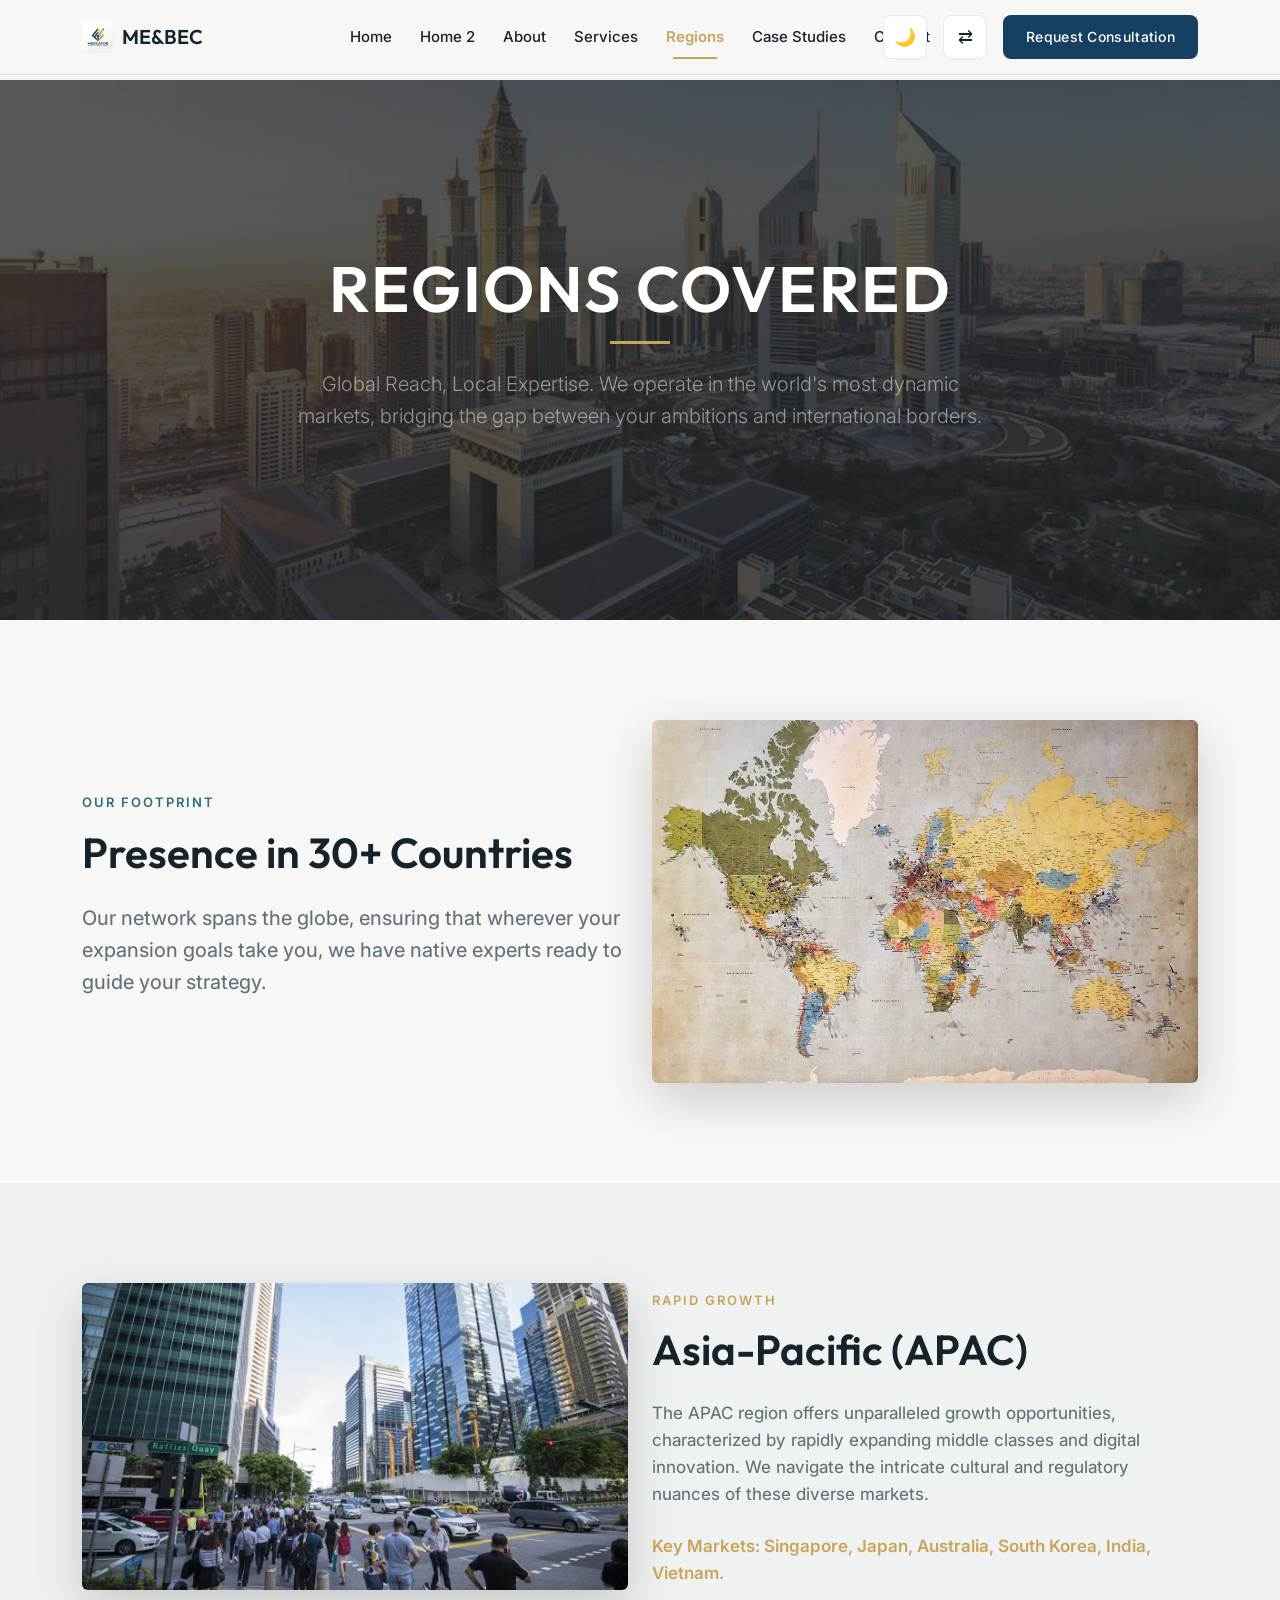
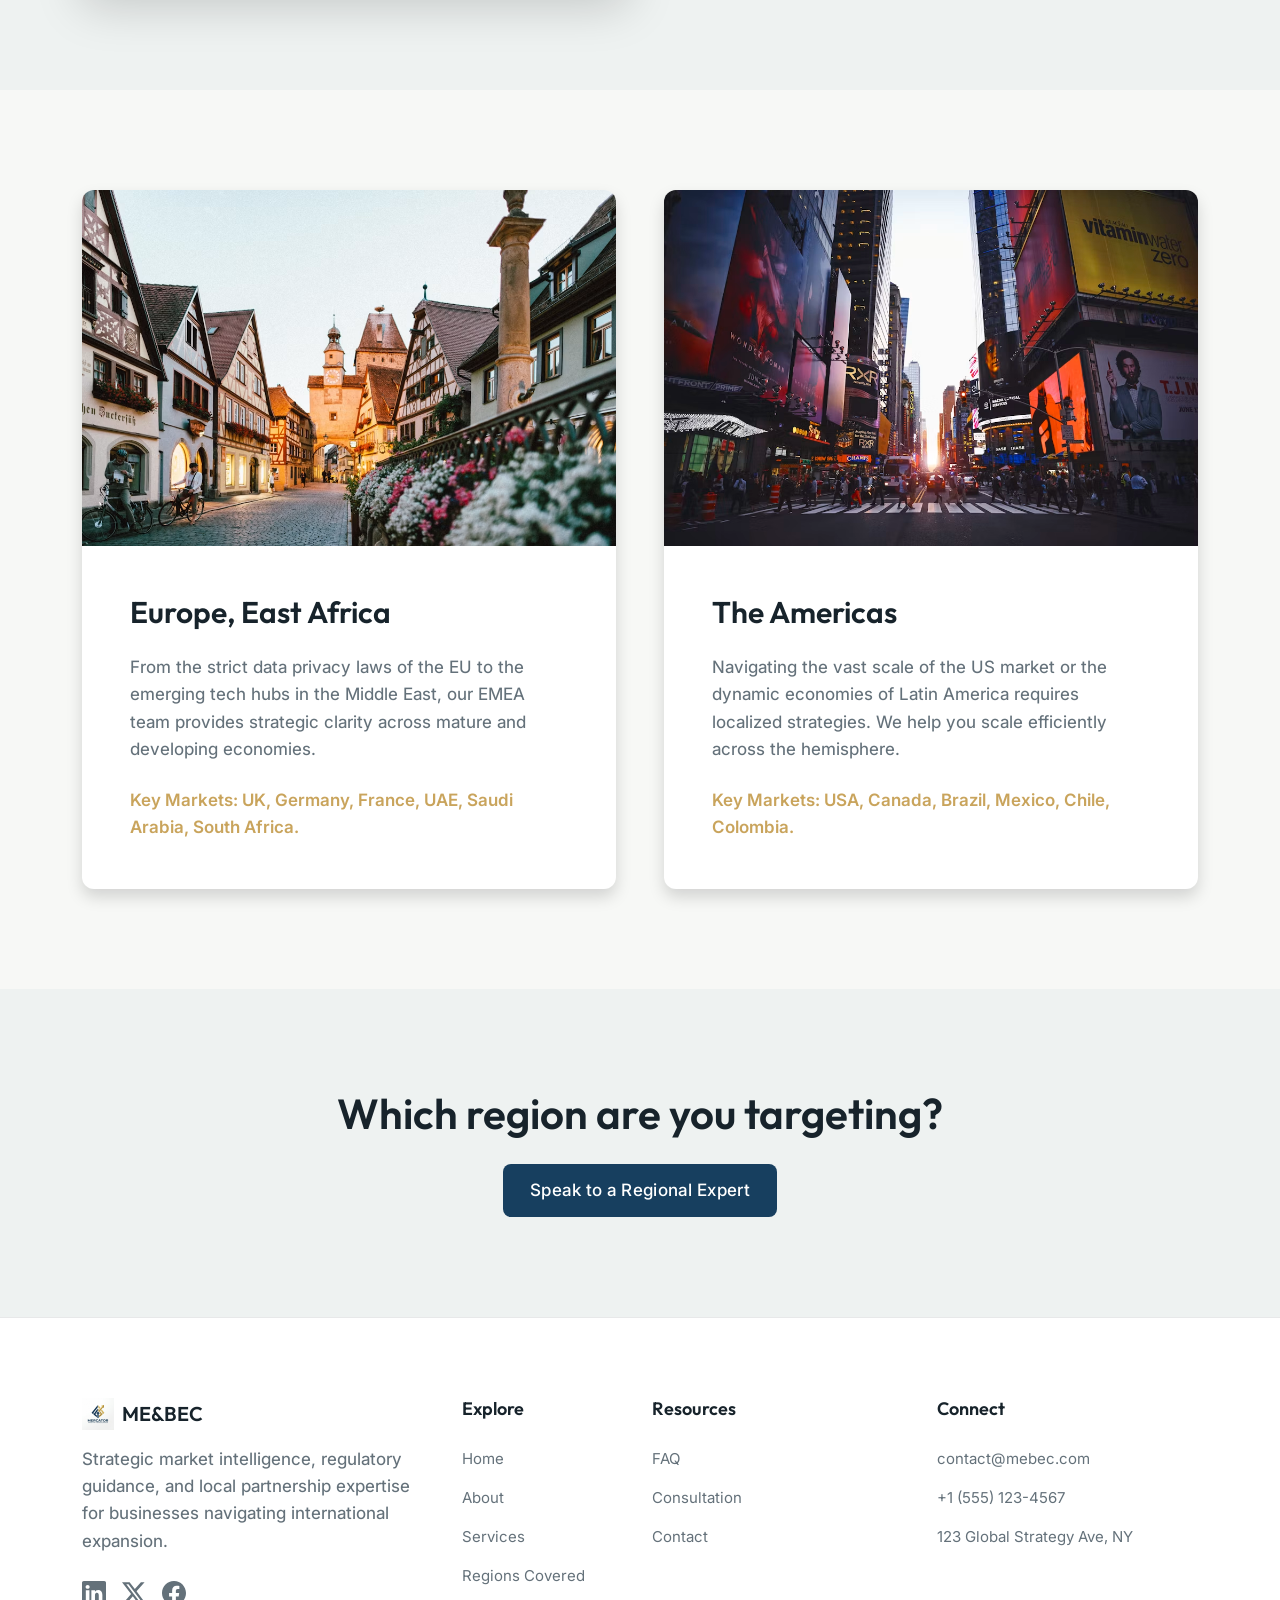
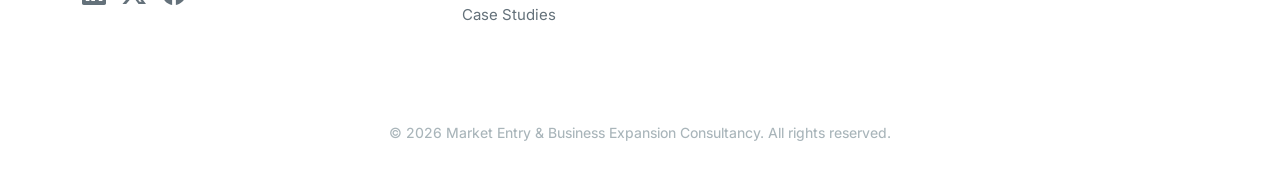
<file: regions.html>
﻿<!DOCTYPE html>
<html lang="en" dir="ltr" data-theme="light">

<head>
    <meta charset="UTF-8">
    <meta name="viewport" content="width=device-width, initial-scale=1.0">
    <title>ME&BEC | Regions</title>

    <!-- Fonts -->
    <link rel="preconnect" href="https://fonts.googleapis.com">
    <link rel="preconnect" href="https://fonts.gstatic.com" crossorigin>
    <link
        href="https://fonts.googleapis.com/css2?family=Inter:wght@400;500;600&family=Outfit:wght@300;400;500;600&display=swap"
        rel="stylesheet">

    <!-- Bootstrap 5 CDN -->
    <link href="https://cdn.jsdelivr.net/npm/bootstrap@5.3.2/dist/css/bootstrap.min.css" rel="stylesheet">

    <!-- Custom CSS -->
    <link rel="stylesheet" href="assets/css/style.css">
    <link rel="stylesheet" href="assets/css/dark-mode.css">
    <link rel="stylesheet" href="assets/css/rtl.css">

    <!-- Favicon -->
    <link rel="icon" type="image/x-icon" href="assets/images/favicon.ico">
</head>

<body>
    <!-- NAVBAR -->
    <nav class="navbar navbar-expand-xl navbar-premium">
        <div class="container">
            <a class="navbar-brand d-flex align-items-center text-nowrap" href="index.html">
                <img src="assets/images/logo.png" alt="Logo" width="32" height="32" class="me-2 align-text-top">ME&BEC
            </a>
            <button class="navbar-toggler border-0" type="button" data-bs-toggle="collapse" data-bs-target="#mainNav"
                aria-controls="mainNav" aria-expanded="false" aria-label="Toggle navigation">
                <span class="navbar-toggler-icon"></span>
            </button>
            <div class="collapse navbar-collapse" id="mainNav">
                <ul class="navbar-nav mx-auto mb-2 mb-lg-0 align-items-center">
                    <li class="nav-item"><a class="nav-link" href="index.html">Home</a></li>
                    <li class="nav-item"><a class="nav-link" href="home-2.html">Home 2</a></li>
                    <li class="nav-item"><a class="nav-link" href="about.html">About</a></li>
                    <li class="nav-item"><a class="nav-link" href="services.html">Services</a></li>
                    <li class="nav-item"><a class="nav-link active" href="regions.html">Regions</a></li>
                    <li class="nav-item"><a class="nav-link" href="case-studies.html">Case Studies</a></li>
                    <li class="nav-item"><a class="nav-link" href="contact.html">Contact</a></li>
                </ul>
                                <div class="d-flex flex-column flex-xl-row align-items-center justify-content-center gap-3 ms-xl-auto mt-4 mt-xl-0 mb-4 mb-xl-0">
                    <div class="d-flex gap-3 justify-content-center align-items-center">
                        <a href="#" id="theme-toggle" class="nav-link" aria-label="Toggle Dark Mode"
                            style="font-size: 1.2rem; text-decoration: none;">🌙</a>
                        <a href="#" id="rtl-toggle" class="nav-link" aria-label="Toggle RTL"
                            style="font-weight: 500; text-decoration: none;">⇄</a>
                    </div>
                    <a class="btn-premium" href="consultation.html">Request Consultation</a>
                </div>
            </div>
        </div>
    </nav> <!-- Section 1: Hero -->
    <section class="section-padding position-relative"
        style="margin-top: 80px; min-height: 60vh; display: flex; align-items: center; background: url('assets/images/region-hero.jpg') center/cover no-repeat;">
        <div class="position-absolute top-0 start-0 w-100 h-100 bg-dark opacity-75"></div>
        <div class="container fade-in-up text-center position-relative z-1">
            <h1 class="display-4 fw-bold mb-3 text-white" style="letter-spacing: 2px;">REGIONS COVERED</h1>
            <div class="bg-accent mx-auto mb-4"
                style="width: 60px; height: 3px; background-color: var(--accent-color);"></div>
            <p class="lead text-white-50 mx-auto fw-light" style="max-width: 700px;">Global Reach, Local Expertise. We
                operate in the world's most dynamic markets, bridging the gap between your ambitions and international
                borders.</p>
        </div>
    </section>

    <!-- Section 2: Global Map/Overview -->
    <section class="section-padding">
        <div class="container fade-in-up">
            <div class="row align-items-center">
                <div class="col-lg-6 mb-5 mb-lg-0">
                    <span class="eyebrow">OUR FOOTPRINT</span>
                    <h2 class="fw-bold mb-4">Presence in 30+ Countries</h2>
                    <p class="lead text-secondary">Our network spans the globe, ensuring that wherever your expansion
                        goals take you, we have native experts ready to guide your strategy.</p>
                </div>
                <div class="col-lg-6">
                    <img src="assets/images/map.avif" class="img-fluid rounded shadow-lg" alt="Global Map">
                </div>
            </div>
        </div>
    </section>

    <!-- Section 3: APAC Details -->
    <section class="section-padding bg-light-alt">
        <div class="container fade-in-up">
            <div class="row align-items-center flex-lg-row-reverse">
                <div class="col-lg-6 mb-4 mb-lg-0">
                    <span class="eyebrow text-accent">RAPID GROWTH</span>
                    <h2 class="fw-bold mb-4">Asia-Pacific (APAC)</h2>
                    <p class="text-secondary mb-4">The APAC region offers unparalleled growth opportunities,
                        characterized by rapidly expanding middle classes and digital innovation. We navigate the
                        intricate cultural and regulatory nuances of these diverse markets.</p>
                    <p class="text-accent fw-bold mb-0">Key Markets: Singapore, Japan, Australia, South Korea, India,
                        Vietnam.</p>
                </div>
                <div class="col-lg-6">
                    <img src="assets/images/asia.jpg" class="img-fluid rounded shadow-lg" alt="APAC">
                </div>
            </div>
        </div>
    </section>

    <!-- Section 4: EMEA & Americas Details -->
    <section class="section-padding">
        <div class="container fade-in-up">
            <div class="row g-5">
                <div class="col-lg-6">
                    <div class="premium-card p-0 h-100 overflow-hidden border-0 shadow">
                        <img src="assets/images/region1.avif" class="img-fluid" alt="EMEA">
                        <div class="p-5">
                            <h3 class="fw-bold mb-4">Europe, East Africa</h3>
                            <p class="text-secondary mb-4">From the strict data privacy laws of the EU to the emerging
                                tech hubs in the Middle East, our EMEA team provides strategic clarity across mature and
                                developing economies.</p>
                            <p class="text-accent fw-bold mb-0">Key Markets: UK, Germany, France, UAE, Saudi Arabia,
                                South Africa.</p>
                        </div>
                    </div>
                </div>
                <div class="col-lg-6">
                    <div class="premium-card p-0 h-100 overflow-hidden border-0 shadow">
                        <img src="assets/images/region2.avif" class="img-fluid" alt="Americas">
                        <div class="p-5">
                            <h3 class="fw-bold mb-4">The Americas</h3>
                            <p class="text-secondary mb-4">Navigating the vast scale of the US market or the dynamic
                                economies of Latin America requires localized strategies. We help you scale efficiently
                                across the hemisphere.</p>
                            <p class="text-accent fw-bold mb-0">Key Markets: USA, Canada, Brazil, Mexico, Chile,
                                Colombia.</p>
                        </div>
                    </div>
                </div>
            </div>
        </div>
    </section>

    <!-- Section 5: CTA -->
    <section class="section-padding bg-light-alt text-center">
        <div class="container fade-in-up">
            <h2 class="fw-bold mb-4">Which region are you targeting?</h2>
            <a href="contact.html" class="btn-premium">Speak to a Regional Expert</a>
        </div>
    </section>
    <!-- FOOTER -->
    <footer class="footer-premium">
        <div class="container">
            <div class="row g-4">
                <div class="col-lg-4">
                    <a href="index.html" class="navbar-brand text-decoration-none mb-3 d-flex align-items-center text-nowrap"><img
                            src="assets/images/logo.png" alt="Logo" width="32" height="32"
                            class="me-2 align-text-top">ME&BEC</a>
                    <p class="text-muted pe-lg-4">Strategic market intelligence, regulatory guidance, and local
                        partnership expertise for businesses navigating international expansion.</p>
                    <div class="d-flex gap-3 mt-4 footer-socials">
                        <a href="#" class="text-muted" onmouseover="this.style.color='var(--accent-color)'" onmouseout="this.style.color=''" title="LinkedIn"><svg xmlns="http://www.w3.org/2000/svg" width="24" height="24" fill="currentColor" viewBox="0 0 16 16"><path d="M0 1.146C0 .513.526 0 1.175 0h13.65C15.474 0 16 .513 16 1.146v13.708c0 .633-.526 1.146-1.175 1.146H1.175C.526 16 0 15.487 0 14.854V1.146zm4.943 12.248V6.169H2.542v7.225h2.401zm-1.2-8.212c.837 0 1.358-.554 1.358-1.248-.015-.709-.52-1.248-1.342-1.248-.822 0-1.359.54-1.359 1.248 0 .694.521 1.248 1.327 1.248h.016zm4.908 8.212V9.359c0-.216.016-.432.08-.586.173-.431.568-.878 1.232-.878.869 0 1.216.662 1.216 1.634v3.865h2.401V9.25c0-2.22-1.184-3.252-2.764-3.252-1.274 0-1.845.7-2.165 1.193v.025h-.016a5.54 5.54 0 0 1 .016-.025V6.169h-2.4c.03.678 0 7.225 0 7.225h2.4z"/></svg></a>
                        <a href="#" class="text-muted" onmouseover="this.style.color='var(--accent-color)'" onmouseout="this.style.color=''" title="Twitter"><svg xmlns="http://www.w3.org/2000/svg" width="24" height="24" fill="currentColor" viewBox="0 0 16 16"><path d="M12.6.75h2.454l-5.36 6.142L16 15.25h-4.937l-3.867-5.07-4.425 5.07H.316l5.733-6.57L0 .75h5.063l3.495 4.633L12.601.75Zm-.86 13.028h1.36L4.323 2.145H2.865l8.875 11.633Z"/></svg></a>
                        <a href="#" class="text-muted" onmouseover="this.style.color='var(--accent-color)'" onmouseout="this.style.color=''" title="Facebook"><svg xmlns="http://www.w3.org/2000/svg" width="24" height="24" fill="currentColor" viewBox="0 0 16 16"><path d="M16 8.049c0-4.446-3.582-8.05-8-8.05C3.58 0-.002 3.603-.002 8.05c0 4.017 2.926 7.347 6.75 7.951v-5.625h-2.03V8.05H6.75V6.275c0-2.017 1.195-3.131 3.022-3.131.876 0 1.791.157 1.791.157v1.98h-1.009c-.993 0-1.303.621-1.303 1.258v1.51h2.218l-.354 2.326H9.25V16c3.824-.604 6.75-3.934 6.75-7.951z"/></svg></a>
                    </div>
                </div>
                <div class="col-lg-2">
                    <h5>Explore</h5>
                    <ul class="footer-links">
                        <li><a href="index.html">Home</a></li>
                        <li><a href="about.html">About</a></li>
                        <li><a href="services.html">Services</a></li>
                        <li><a href="regions.html">Regions Covered</a></li>
                        <li><a href="case-studies.html">Case Studies</a></li>
                    </ul>
                </div>
                <div class="col-lg-3">
                    <h5>Resources</h5>
                    <ul class="footer-links">
                        <li><a href="faq.html">FAQ</a></li>
                        <li><a href="consultation.html">Consultation</a></li>
                        <li><a href="contact.html">Contact</a></li>
                    </ul>
                </div>
                <div class="col-lg-3">
                    <h5>Connect</h5>
                    <ul class="footer-links">
                        <li><a href="mailto:contact@mebec.com">contact@mebec.com</a></li>
                        <li><a href="tel:+15551234567">+1 (555) 123-4567</a></li>
                        <li><a href="#">123 Global Strategy Ave, NY</a></li>
                    </ul>
                </div>
            </div>
            <div class="footer-bottom text-center">
                <p class="mb-0">&copy; 2026 Market Entry & Business Expansion Consultancy. All rights reserved.</p>
            </div>
        </div>
    </footer>

    <!-- Scroll To Top -->
    <button id="scrollTopBtn" class="btn-premium rounded-circle" aria-label="Scroll to top"
        style="position: fixed; bottom: 20px; right: 20px; display: none; z-index: 99; padding: 10px 15px; border: none; font-weight: bold;">↑</button>

    <!-- Bootstrap JS -->
    <script src="https://cdn.jsdelivr.net/npm/bootstrap@5.3.2/dist/js/bootstrap.bundle.min.js"></script>

    <!-- Main JS -->
    <script src="assets/js/main.js"></script>
</body>

</html>
</file>
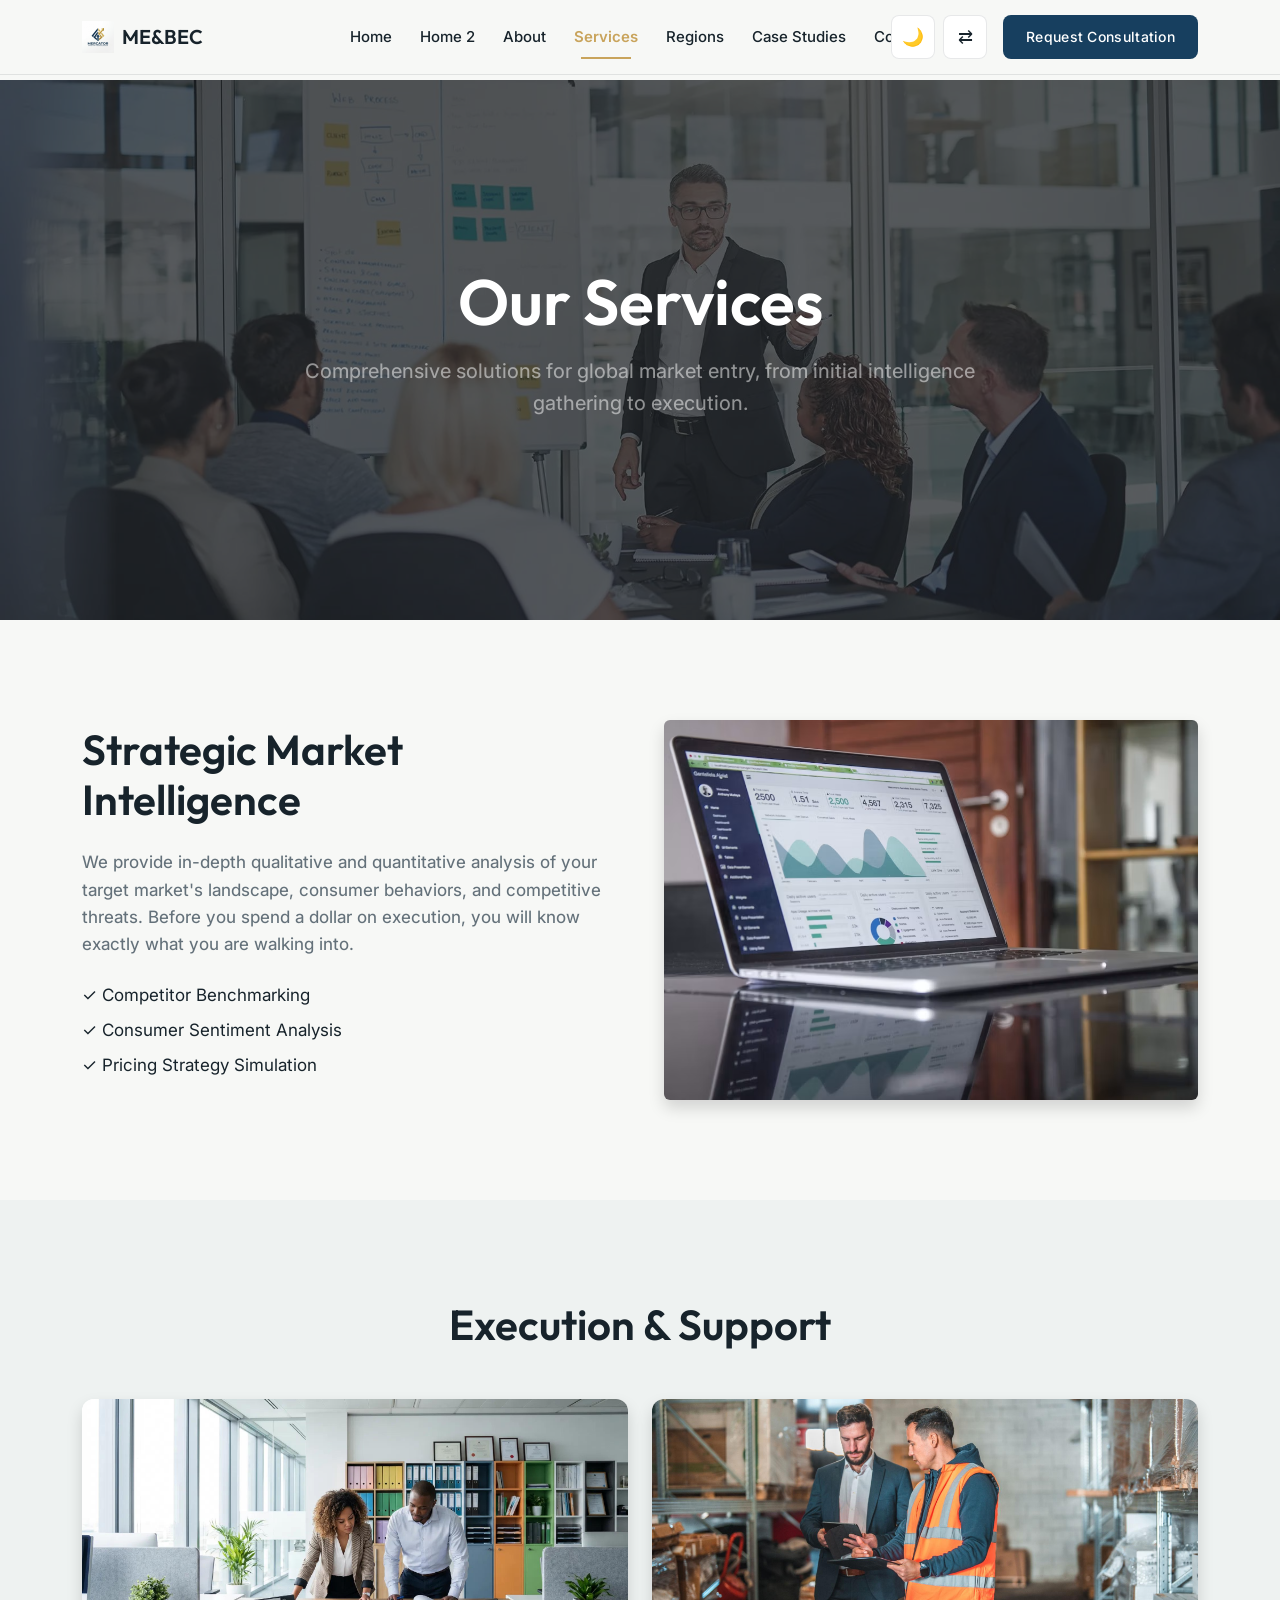
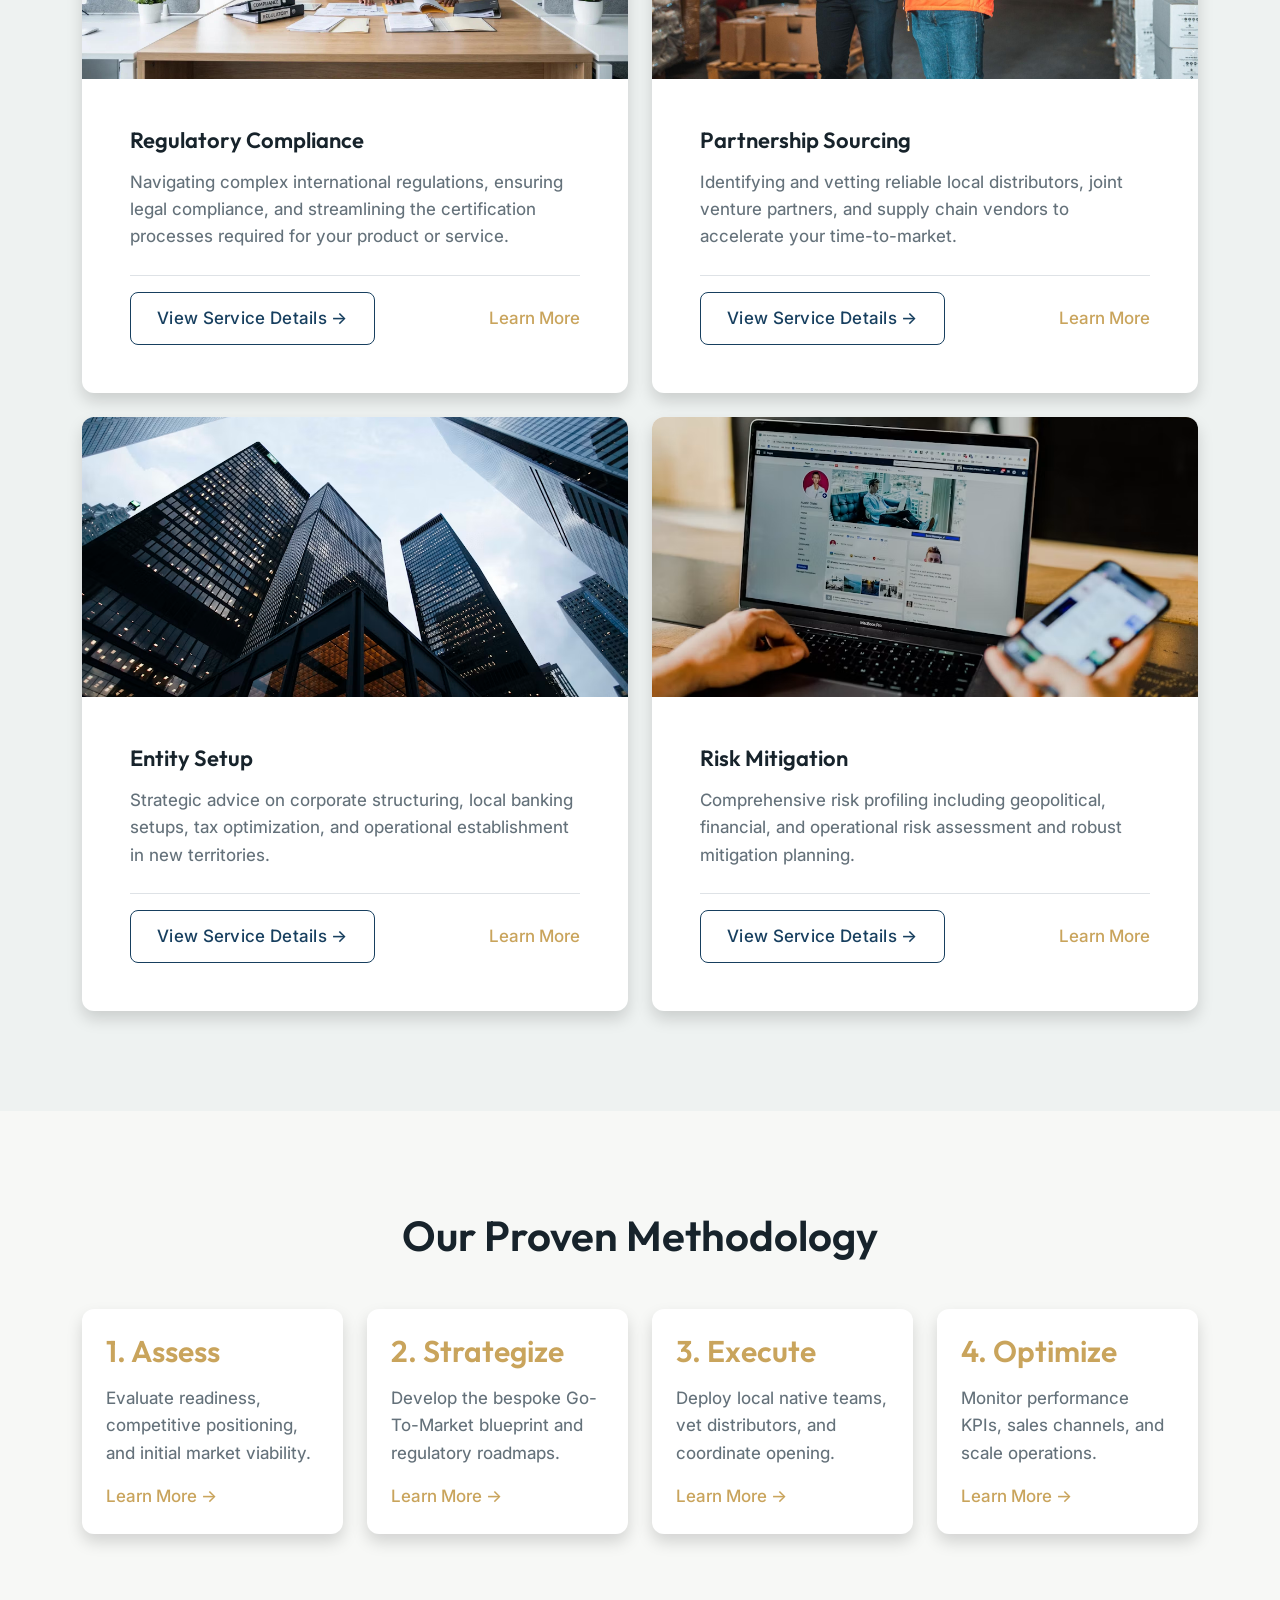
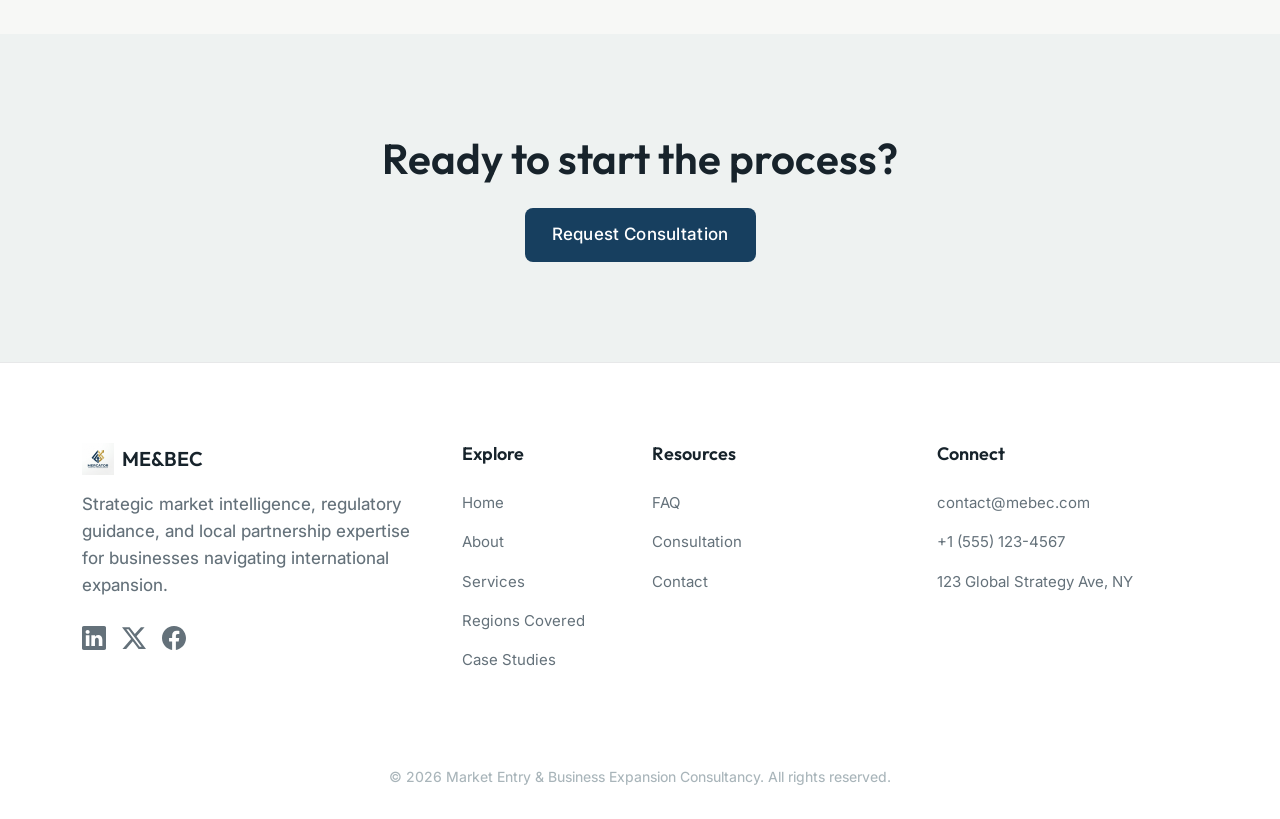
<file: services.html>
<!DOCTYPE html>
<html lang="en" dir="ltr" data-theme="light">

<head>
    <meta charset="UTF-8">
    <meta name="viewport" content="width=device-width, initial-scale=1.0">
    <title>ME&BEC | Services</title>

    <!-- Fonts -->
    <link rel="preconnect" href="https://fonts.googleapis.com">
    <link rel="preconnect" href="https://fonts.gstatic.com" crossorigin>
    <link
        href="https://fonts.googleapis.com/css2?family=Inter:wght@400;500;600&family=Outfit:wght@300;400;500;600&display=swap"
        rel="stylesheet">

    <!-- Bootstrap 5 CDN -->
    <link href="https://cdn.jsdelivr.net/npm/bootstrap@5.3.2/dist/css/bootstrap.min.css" rel="stylesheet">

    <!-- Custom CSS -->
    <link rel="stylesheet" href="assets/css/style.css">
    <link rel="stylesheet" href="assets/css/dark-mode.css">
    <link rel="stylesheet" href="assets/css/rtl.css">

    <!-- Favicon -->
    <link rel="icon" type="image/x-icon" href="assets/images/favicon.ico">
</head>

<body>
    <!-- NAVBAR -->
    <nav class="navbar navbar-expand-xl navbar-premium">
        <div class="container">
            <a class="navbar-brand d-flex align-items-center text-nowrap" href="index.html">
                <img src="assets/images/logo.png" alt="Logo" width="32" height="32" class="me-2 align-text-top">ME&BEC
            </a>
            <button class="navbar-toggler border-0" type="button" data-bs-toggle="collapse" data-bs-target="#mainNav"
                aria-controls="mainNav" aria-expanded="false" aria-label="Toggle navigation">
                <span class="navbar-toggler-icon"></span>
            </button>
            <div class="collapse navbar-collapse" id="mainNav">
                <ul class="navbar-nav mx-auto mb-2 mb-lg-0 align-items-center">
                    <li class="nav-item"><a class="nav-link" href="index.html">Home</a></li>
                    <li class="nav-item"><a class="nav-link" href="home-2.html">Home 2</a></li>
                    <li class="nav-item"><a class="nav-link" href="about.html">About</a></li>
                    <li class="nav-item"><a class="nav-link active" href="services.html">Services</a></li>
                    <li class="nav-item"><a class="nav-link" href="regions.html">Regions</a></li>
                    <li class="nav-item"><a class="nav-link" href="case-studies.html">Case Studies</a></li>
                    <li class="nav-item"><a class="nav-link" href="contact.html">Contact</a></li>
                </ul>
                                <div
                    class="d-flex flex-column flex-xl-row align-items-center justify-content-center gap-3 ms-xl-auto mt-4 mt-xl-0 mb-4 mb-xl-0 header-actions">
                    <div class="d-flex gap-2 justify-content-center align-items-center">
                        <a href="#" id="theme-toggle" class="header-btn" aria-label="Toggle Dark Mode" title="Toggle Dark Mode">🌙</a>
                        <a href="#" id="rtl-toggle" class="header-btn" aria-label="Toggle RTL" title="Toggle RTL">⇄</a>
                    </div>
                    <a class="btn-premium" href="consultation.html">Request Consultation</a>
                </div>
            </div>
        </div>
    </nav> <!-- Section 1: Hero -->
    <section class="section-padding position-relative"
        style="margin-top: 80px; min-height: 60vh; display: flex; align-items: center; background: url('assets/images/service-hero.jpg') center/cover no-repeat;">
        <div class="position-absolute top-0 start-0 w-100 h-100 bg-dark opacity-75"></div>
        <div class="container fade-in-up text-center position-relative z-1">
            <h1 class="display-4 fw-bold mb-3 text-white">Our Services</h1>
            <p class="lead text-white-50 mx-auto" style="max-width: 700px;">Comprehensive solutions for global market
                entry, from initial intelligence gathering to execution.</p>
        </div>
    </section>

    <!-- Section 2: Core Services Overview -->
    <section class="section-padding">
        <div class="container fade-in-up">
            <div class="row g-5 align-items-center">
                <div class="col-lg-6">
                    <h2 class="fw-bold mb-4">Strategic Market Intelligence</h2>
                    <p class="text-secondary mb-4">We provide in-depth qualitative and quantitative analysis of your
                        target market's landscape, consumer behaviors, and competitive threats. Before you spend a
                        dollar on execution, you will know exactly what you are walking into.</p>
                    <ul class="list-unstyled">
                        <li class="mb-2">✓ Competitor Benchmarking</li>
                        <li class="mb-2">✓ Consumer Sentiment Analysis</li>
                        <li class="mb-2">✓ Pricing Strategy Simulation</li>
                    </ul>
                </div>
                <div class="col-lg-6">
                    <img src="assets/images/startegic.avif" class="img-fluid rounded shadow" alt="Market Intelligence">
                </div>
            </div>
        </div>
    </section>

    <!-- Section 3: Detailed Services Grid -->
    <section class="section-padding bg-light-alt">
        <div class="container fade-in-up">
            <h2 class="fw-bold text-center mb-5">Execution & Support</h2>
            <div class="row g-4">
                <div class="col-md-6">
                    <div class="premium-card p-0 h-100 overflow-hidden border-0 shadow d-flex flex-column">
                        <img src="assets/images/service1.jpg" class="img-fluid w-100" style="height: 280px; object-fit: cover;" alt="Regulatory Compliance">
                        <div class="p-4 p-lg-5 d-flex flex-column flex-grow-1">
                            <h4 class="mb-3">Regulatory Compliance</h4>
                            <p class="text-secondary mb-4">Navigating complex international regulations, ensuring legal
                                compliance, and streamlining the certification processes required for your product or
                                service.</p>
                            <div class="mt-auto pt-3 border-top d-flex align-items-center justify-content-between">
                                <a href="consultation.html" class="btn-premium btn-premium-outline">View Service Details →</a>
                                <a href="consultation.html" class="text-accent fw-medium">Learn More</a>
                            </div>
                        </div>
                    </div>
                </div>
                <div class="col-md-6">
                    <div class="premium-card p-0 h-100 overflow-hidden border-0 shadow d-flex flex-column">
                        <img src="assets/images/service2.jpg" class="img-fluid w-100" style="height: 280px; object-fit: cover;" alt="Partnership Sourcing">
                        <div class="p-4 p-lg-5 d-flex flex-column flex-grow-1">
                            <h4 class="mb-3">Partnership Sourcing</h4>
                            <p class="text-secondary mb-4">Identifying and vetting reliable local distributors, joint
                                venture partners, and supply chain vendors to accelerate your time-to-market.</p>
                            <div class="mt-auto pt-3 border-top d-flex align-items-center justify-content-between">
                                <a href="consultation.html" class="btn-premium btn-premium-outline">View Service Details →</a>
                                <a href="consultation.html" class="text-accent fw-medium">Learn More</a>
                            </div>
                        </div>
                    </div>
                </div>
                <div class="col-md-6">
                    <div class="premium-card p-0 h-100 overflow-hidden border-0 shadow d-flex flex-column">
                        <img src="assets/images/service3.avif" class="img-fluid w-100" style="height: 280px; object-fit: cover;" alt="Entity Setup">
                        <div class="p-4 p-lg-5 d-flex flex-column flex-grow-1">
                            <h4 class="mb-3">Entity Setup</h4>
                            <p class="text-secondary mb-4">Strategic advice on corporate structuring, local banking
                                setups, tax optimization, and operational establishment in new territories.</p>
                            <div class="mt-auto pt-3 border-top d-flex align-items-center justify-content-between">
                                <a href="consultation.html" class="btn-premium btn-premium-outline">View Service Details →</a>
                                <a href="consultation.html" class="text-accent fw-medium">Learn More</a>
                            </div>
                        </div>
                    </div>
                </div>
                <div class="col-md-6">
                    <div class="premium-card p-0 h-100 overflow-hidden border-0 shadow d-flex flex-column">
                        <img src="assets/images/service4.avif" class="img-fluid w-100" style="height: 280px; object-fit: cover;" alt="Risk Mitigation">
                        <div class="p-4 p-lg-5 d-flex flex-column flex-grow-1">
                            <h4 class="mb-3">Risk Mitigation</h4>
                            <p class="text-secondary mb-4">Comprehensive risk profiling including geopolitical,
                                financial, and operational risk assessment and robust mitigation planning.</p>
                            <div class="mt-auto pt-3 border-top d-flex align-items-center justify-content-between">
                                <a href="consultation.html" class="btn-premium btn-premium-outline">View Service Details →</a>
                                <a href="consultation.html" class="text-accent fw-medium">Learn More</a>
                            </div>
                        </div>
                    </div>
                </div>
            </div>
        </div>
    </section>

    <!-- Section 4: Our Methodology -->
    <section class="section-padding">
        <div class="container text-center fade-in-up">
            <h2 class="fw-bold mb-5">Our Proven Methodology</h2>
            <div class="row g-4 methodology-row">
                <div class="col-12 col-md-6 col-lg-3">
                    <div class="premium-card p-4 shadow h-100 border-0 bg-card d-flex flex-column text-start">
                        <h3 class="text-accent mb-3">1. Assess</h3>
                        <p class="text-secondary mb-3">Evaluate readiness, competitive positioning, and initial market viability.</p>
                        <a href="consultation.html" class="text-accent fw-medium mt-auto">Learn More →</a>
                    </div>
                </div>
                <div class="col-12 col-md-6 col-lg-3">
                    <div class="premium-card p-4 shadow h-100 border-0 bg-card d-flex flex-column text-start">
                        <h3 class="text-accent mb-3">2. Strategize</h3>
                        <p class="text-secondary mb-3">Develop the bespoke Go-To-Market blueprint and regulatory roadmaps.</p>
                        <a href="consultation.html" class="text-accent fw-medium mt-auto">Learn More →</a>
                    </div>
                </div>
                <div class="col-12 col-md-6 col-lg-3">
                    <div class="premium-card p-4 shadow h-100 border-0 bg-card d-flex flex-column text-start">
                        <h3 class="text-accent mb-3">3. Execute</h3>
                        <p class="text-secondary mb-3">Deploy local native teams, vet distributors, and coordinate opening.</p>
                        <a href="consultation.html" class="text-accent fw-medium mt-auto">Learn More →</a>
                    </div>
                </div>
                <div class="col-12 col-md-6 col-lg-3">
                    <div class="premium-card p-4 shadow h-100 border-0 bg-card d-flex flex-column text-start">
                        <h3 class="text-accent mb-3">4. Optimize</h3>
                        <p class="text-secondary mb-3">Monitor performance KPIs, sales channels, and scale operations.</p>
                        <a href="consultation.html" class="text-accent fw-medium mt-auto">Learn More →</a>
                    </div>
                </div>
            </div>
        </div>
    </section>

    <!-- Section 5: CTA -->
    <section class="section-padding bg-light-alt text-center">
        <div class="container fade-in-up">
            <h2 class="fw-bold mb-4">Ready to start the process?</h2>
            <a href="consultation.html" class="btn-premium">Request Consultation</a>
        </div>
    </section> <!-- FOOTER -->
    <footer class="footer-premium">
        <div class="container">
            <div class="row g-4">
                <div class="col-lg-4">
                    <a href="index.html" class="navbar-brand text-decoration-none mb-3 d-flex align-items-center text-nowrap"><img
                            src="assets/images/logo.png" alt="Logo" width="32" height="32"
                            class="me-2 align-text-top">ME&BEC</a>
                    <p class="text-muted pe-lg-4">Strategic market intelligence, regulatory guidance, and local
                        partnership expertise for businesses navigating international expansion.</p>
                    <div class="d-flex gap-3 mt-4 footer-socials">
                        <a href="#" class="text-muted" onmouseover="this.style.color='var(--accent-color)'" onmouseout="this.style.color=''" title="LinkedIn"><svg xmlns="http://www.w3.org/2000/svg" width="24" height="24" fill="currentColor" viewBox="0 0 16 16"><path d="M0 1.146C0 .513.526 0 1.175 0h13.65C15.474 0 16 .513 16 1.146v13.708c0 .633-.526 1.146-1.175 1.146H1.175C.526 16 0 15.487 0 14.854V1.146zm4.943 12.248V6.169H2.542v7.225h2.401zm-1.2-8.212c.837 0 1.358-.554 1.358-1.248-.015-.709-.52-1.248-1.342-1.248-.822 0-1.359.54-1.359 1.248 0 .694.521 1.248 1.327 1.248h.016zm4.908 8.212V9.359c0-.216.016-.432.08-.586.173-.431.568-.878 1.232-.878.869 0 1.216.662 1.216 1.634v3.865h2.401V9.25c0-2.22-1.184-3.252-2.764-3.252-1.274 0-1.845.7-2.165 1.193v.025h-.016a5.54 5.54 0 0 1 .016-.025V6.169h-2.4c.03.678 0 7.225 0 7.225h2.4z"/></svg></a>
                        <a href="#" class="text-muted" onmouseover="this.style.color='var(--accent-color)'" onmouseout="this.style.color=''" title="Twitter"><svg xmlns="http://www.w3.org/2000/svg" width="24" height="24" fill="currentColor" viewBox="0 0 16 16"><path d="M12.6.75h2.454l-5.36 6.142L16 15.25h-4.937l-3.867-5.07-4.425 5.07H.316l5.733-6.57L0 .75h5.063l3.495 4.633L12.601.75Zm-.86 13.028h1.36L4.323 2.145H2.865l8.875 11.633Z"/></svg></a>
                        <a href="#" class="text-muted" onmouseover="this.style.color='var(--accent-color)'" onmouseout="this.style.color=''" title="Facebook"><svg xmlns="http://www.w3.org/2000/svg" width="24" height="24" fill="currentColor" viewBox="0 0 16 16"><path d="M16 8.049c0-4.446-3.582-8.05-8-8.05C3.58 0-.002 3.603-.002 8.05c0 4.017 2.926 7.347 6.75 7.951v-5.625h-2.03V8.05H6.75V6.275c0-2.017 1.195-3.131 3.022-3.131.876 0 1.791.157 1.791.157v1.98h-1.009c-.993 0-1.303.621-1.303 1.258v1.51h2.218l-.354 2.326H9.25V16c3.824-.604 6.75-3.934 6.75-7.951z"/></svg></a>
                    </div>
                </div>
                <div class="col-lg-2">
                    <h5>Explore</h5>
                    <ul class="footer-links">
                        <li><a href="index.html">Home</a></li>
                        <li><a href="about.html">About</a></li>
                        <li><a href="services.html">Services</a></li>
                        <li><a href="regions.html">Regions Covered</a></li>
                        <li><a href="case-studies.html">Case Studies</a></li>
                    </ul>
                </div>
                <div class="col-lg-3">
                    <h5>Resources</h5>
                    <ul class="footer-links">
                        <li><a href="faq.html">FAQ</a></li>
                        <li><a href="consultation.html">Consultation</a></li>
                        <li><a href="contact.html">Contact</a></li>
                    </ul>
                </div>
                <div class="col-lg-3">
                    <h5>Connect</h5>
                    <ul class="footer-links">
                        <li><a href="mailto:contact@mebec.com">contact@mebec.com</a></li>
                        <li><a href="tel:+15551234567">+1 (555) 123-4567</a></li>
                        <li><a href="#">123 Global Strategy Ave, NY</a></li>
                    </ul>
                </div>
            </div>
            <div class="footer-bottom text-center">
                <p class="mb-0">&copy; 2026 Market Entry & Business Expansion Consultancy. All rights reserved.</p>
            </div>
        </div>
    </footer>

    <!-- Scroll To Top -->
    <button id="scrollTopBtn" class="btn-premium rounded-circle" aria-label="Scroll to top"
        style="position: fixed; bottom: 20px; right: 20px; display: none; z-index: 99; padding: 10px 15px; border: none; font-weight: bold;">↑</button>

    <!-- Bootstrap JS -->
    <script src="https://cdn.jsdelivr.net/npm/bootstrap@5.3.2/dist/js/bootstrap.bundle.min.js"></script>

    <!-- Main JS -->
    <script src="assets/js/main.js"></script>
</body>

</html>
</file>
<file: assets/css/style.css>
/* 
==================================================
  MARKET ENTRY & BUSINESS EXPANSION CONSULTANCY
  GLOBAL STYLESHEET
================================================== 
*/

/* 1. CSS VARIABLES */
:root {
  --primary-color: #173F5F;
  --secondary-color: #2F6F73;
  --accent-color: #C9A45C;
  --soft-accent: #DDE9EA;

  --bg-main: #F7F8F6;
  --bg-secondary: #EEF2F1;
  --bg-card: #FFFFFF;

  --text-primary: #17232B;
  --text-secondary: #64717A;

  --border-color: rgba(23, 35, 43, 0.10);

  --font-heading: 'Outfit', sans-serif;
  --font-body: 'Inter', sans-serif;

  /* Fluid Typography */
  --h1-size: clamp(38px, 5vw, 64px);
  --h2-size: clamp(30px, 4vw, 42px);
  --h3-size: clamp(22px, 3vw, 30px);
  --h4-size: clamp(18px, 2vw, 22px);
  --body-size: clamp(16px, 1.5vw, 17px);

  --transition-smooth: all 0.4s cubic-bezier(0.25, 0.8, 0.25, 1);
  --border-radius-card: 12px;
  --border-radius-btn: 6px;
}

/* 2. BASE STYLES */
body {
  font-family: var(--font-body);
  background-color: var(--bg-main);
  color: var(--text-primary);
  font-size: var(--body-size);
  line-height: 1.6;
  overflow-x: hidden;
  margin: 0;
  padding: 0;
}

h1,
h2,
h3,
h4,
h5,
h6,
.h1,
.h2,
.h3,
.h4,
.h5,
.h6,
.display-1,
.display-2,
.display-3,
.display-4,
.display-5,
.display-6 {
  font-family: var(--font-heading);
  font-weight: 600 !important;
  color: var(--text-primary);
  margin-bottom: 1rem;
}

h1,
.display-3,
.display-4 {
  font-size: var(--h1-size);
  font-weight: 600 !important;
  line-height: 1.15;
}

h2 {
  font-size: var(--h2-size);
  font-weight: 600 !important;
}

h3 {
  font-size: var(--h3-size);
  font-weight: 600 !important;
}

h4 {
  font-size: var(--h4-size);
  font-weight: 600 !important;
}

p,
.lead,
.text-secondary,
.accordion-body {
  font-weight: 450;
}

.fw-bold {
  font-weight: 600 !important;
}

.fw-medium {
  font-weight: 500 !important;
}

a {
  color: var(--primary-color);
  text-decoration: none;
  transition: var(--transition-smooth);
}

a:hover {
  color: var(--accent-color);
}

img {
  max-width: 100%;
  height: auto;
  display: block;
}

/* 3. BUTTONS */
.btn-premium {
  display: inline-flex;
  align-items: center;
  justify-content: center;
  padding: 12px 26px;
  min-height: 44px;
  background-color: var(--primary-color);
  color: #fff;
  font-weight: 500;
  font-family: var(--font-body);
  border-radius: 8px;
  border: 1px solid transparent;
  transition: var(--transition-smooth);
  cursor: pointer;
  letter-spacing: 0.3px;
  text-decoration: none;
}

.btn-premium:hover {
  background-color: var(--secondary-color);
  color: #fff;
  transform: translateY(-2px);
  box-shadow: 0 10px 20px rgba(23, 63, 95, 0.15);
}

.btn-premium-outline {
  background-color: transparent;
  color: var(--primary-color);
  border: 1px solid var(--primary-color);
}

.btn-premium-outline:hover,
.btn-check:checked + .btn-premium-outline {
  background-color: var(--primary-color);
  color: #fff;
}

/* Header Action Buttons (Theme, RTL, and CTA) - Uniform Height & Corner Radius */
.navbar-premium .btn-premium {
  height: 44px;
  min-height: 44px;
  padding: 0 22px;
  border-radius: 8px;
  font-size: 14px;
  white-space: nowrap;
}

.header-btn,
#theme-toggle,
#rtl-toggle {
  display: inline-flex !important;
  align-items: center !important;
  justify-content: center !important;
  height: 44px !important;
  width: 44px !important;
  min-width: 44px !important;
  border-radius: 8px !important;
  border: 1px solid var(--border-color) !important;
  background-color: var(--bg-card);
  color: var(--text-primary) !important;
  font-size: 1.1rem !important;
  line-height: 1 !important;
  padding: 0 !important;
  margin: 0 !important;
  text-decoration: none !important;
  transition: var(--transition-smooth);
  cursor: pointer;
  box-sizing: border-box;
}

.header-btn:hover,
#theme-toggle:hover,
#rtl-toggle:hover {
  background-color: var(--bg-secondary);
  border-color: var(--accent-color) !important;
  color: var(--accent-color) !important;
  transform: translateY(-2px);
}

.header-btn::after,
#theme-toggle::after,
#rtl-toggle::after {
  display: none !important;
}

/* 4. NAVBAR (Sticky & Premium) */
.navbar-premium {
  position: fixed;
  top: 0;
  width: 100%;
  z-index: 1030;
  background-color: rgba(247, 248, 246, 0.95);
  backdrop-filter: blur(10px);
  border-bottom: 1px solid var(--border-color);
  padding: 15px 0;
  transition: var(--transition-smooth);
}

.navbar-premium.scrolled {
  padding: 10px 0;
  box-shadow: 0 4px 20px rgba(0, 0, 0, 0.05);
}

.nav-link {
  color: var(--text-primary) !important;
  font-weight: 500;
  font-size: 15px;
  padding: 10px 15px;
  position: relative;
  white-space: nowrap;
}

.nav-link::after {
  content: '';
  position: absolute;
  bottom: 0;
  left: 15px;
  width: 0;
  height: 2px;
  background-color: var(--accent-color);
  transition: var(--transition-smooth);
}

.nav-link:hover::after,
.nav-link.active::after {
  width: calc(100% - 30px);
}

.navbar-brand {
  font-family: var(--font-heading);
  font-weight: 600;
  font-size: 20px;
  color: var(--primary-color) !important;
}

/* 5. SECTIONS & LAYOUTS */
.section-padding {
  padding: 100px 0;
}

.bg-light-alt {
  background-color: var(--bg-secondary);
}

.eyebrow {
  font-size: 13px;
  text-transform: uppercase;
  letter-spacing: 2px;
  font-weight: 600;
  color: var(--secondary-color);
  margin-bottom: 15px;
  display: inline-block;
}

/* 6. CARDS */
.premium-card {
  background-color: var(--bg-card);
  border: 1px solid var(--border-color);
  border-radius: var(--border-radius-card);
  padding: 40px;
  transition: var(--transition-smooth);
  height: 100%;
}

.premium-card:hover {
  transform: translateY(-5px);
  box-shadow: 0 15px 30px rgba(0, 0, 0, 0.05);
  border-color: var(--accent-color);
}

.card-number {
  font-family: var(--font-heading);
  font-size: 40px;
  font-weight: 300;
  color: var(--accent-color);
  opacity: 0.7;
  margin-bottom: 20px;
}

/* 7. ANIMATIONS */
.fade-in-up {
  opacity: 0;
  transform: translateY(30px);
  transition: opacity 0.8s ease-out, transform 0.8s ease-out;
}

.fade-in-up.visible {
  opacity: 1;
  transform: translateY(0);
}

/* 8. FOOTER */
.footer-premium {
  background-color: var(--bg-card);
  color: var(--text-primary);
  padding: 80px 0 30px;
  border-top: 1px solid var(--border-color);
}

.footer-premium h5,
.footer-premium h5.text-white {
  color: var(--text-primary) !important;
  font-size: 18px;
  margin-bottom: 25px;
}

.footer-links {
  list-style: none;
  padding: 0;
  margin: 0;
}

.footer-links li {
  margin-bottom: 12px;
}

.footer-links a {
  color: #A9B5BA;
  font-size: 15px;
  transition: var(--transition-smooth);
}

.footer-links a:hover {
  color: var(--accent-color);
  padding-left: 5px;
}

.footer-bottom {
  border-top: 1px solid rgba(255, 255, 255, 0.1);
  margin-top: 50px;
  padding-top: 30px;
  font-size: 14px;
  color: #A9B5BA;
}

/* 9. UTILITIES */
.line-clamp-2 {
  display: -webkit-box;
  -webkit-box-orient: vertical;
  overflow: hidden;
}

.text-accent {
  color: var(--accent-color) !important;
}

/* 10. HERO SECTION (Global Pattern) */
.hero-section {
  position: relative;
  padding: 160px 0 100px;
  min-height: 80vh;
  display: flex;
  align-items: center;
  background-color: var(--bg-main);
  overflow: hidden;
}

.hero-bg-pattern {
  position: absolute;
  top: 0;
  left: 0;
  width: 100%;
  height: 100%;
  background-image: radial-gradient(var(--border-color) 1px, transparent 1px);
  background-size: 40px 40px;
  opacity: 0.5;
  z-index: 0;
}

.hero-content {
  position: relative;
  z-index: 1;
}

@media (prefers-reduced-motion: reduce) {
  * {
    animation-duration: 0.01ms !important;
    animation-iteration-count: 1 !important;
    transition-duration: 0.01ms !important;
    scroll-behavior: auto !important;
  }
}


/* Overrides for better Dark Mode & RTL Visibility */
.text-secondary,
.text-muted {
  color: var(--text-secondary) !important;
}

.bg-light-alt {
  background-color: var(--bg-secondary) !important;
}

.text-dark {
  color: var(--text-primary) !important;
}



/* Menu Spacing Overrides */
.navbar-nav {
  gap: 8px;
}

.nav-link {
  padding-left: 8px !important;
  padding-right: 8px !important;
}


.footer-premium .text-muted,
.footer-premium .text-white-50 {
  color: var(--text-secondary) !important;
}

.footer-links a {
  color: var(--text-secondary);
}

.footer-links a:hover {
  color: var(--accent-color);
}


.nav-link.active {
  color: var(--accent-color) !important;
  font-weight: 600;
}


/* Accordion Fixes for Dark Mode */
.accordion-button {
  color: var(--text-primary) !important;
}

.accordion-button:not(.collapsed) {
  color: var(--text-primary) !important;
  background-color: var(--bg-secondary) !important;
  box-shadow: none;
}

.accordion-button::after {
  filter: invert(0);
}

[data-theme='dark'] .accordion-button::after {
  filter: invert(1);
}

/* Navbar Brand & Hamburger for Dark Mode */
.navbar-brand {
  color: var(--text-primary) !important;
}

[data-theme='dark'] .navbar-toggler-icon {
  filter: invert(1);
}


/* Mobile Menu Scrolling and Layout */
@media (max-width: 1199.98px) {
  .navbar-collapse {
    max-height: calc(100vh - 80px);
    overflow-y: auto;
  }

  .navbar-nav {
    align-items: center;
    padding-top: 15px;
  }
}





/* 2. Header Menu Center Alignment (Desktop and Mobile) */
@media (min-width: 1200px) {
  .navbar-premium > .container {
    display: flex;
    align-items: center;
    position: relative;
  }

  .navbar-brand {
    flex: 0 0 auto;
    z-index: 2;
  }

  #mainNav {
    flex: 1 1 auto;
    display: flex;
    align-items: center;
    justify-content: space-between;
  }

  #mainNav .navbar-nav {
    position: absolute;
    left: 50%;
    top: 50%;
    transform: translate(-50%, -50%);
    margin: 0 !important;
    display: flex;
    align-items: center;
    justify-content: center;
    gap: 12px;
  }

  #mainNav .header-actions,
  #mainNav > .d-flex {
    margin-left: auto !important;
    margin-right: 0 !important;
    z-index: 2;
  }
}

@media (min-width: 1200px) {
  [dir="rtl"] #mainNav .navbar-nav {
    left: 50%;
    right: auto;
    transform: translate(-50%, -50%);
  }

  [dir="rtl"] #mainNav .header-actions,
  [dir="rtl"] #mainNav > .d-flex {
    margin-right: auto !important;
    margin-left: 0 !important;
  }
}

/* Custom UI Fixes */
/* 1. Hero Mobile View Button Same Size */
@media (max-width: 767px) {
  .hero-content .d-flex.flex-wrap {
    flex-direction: column;
    width: 100%;
  }

  .hero-content .btn-premium {
    width: 100%;
    margin-bottom: 10px;
  }
}

/* 3. Hamburger Menu Background & Centered Mobile Menu */
@media (max-width: 1199px) {
  .navbar-collapse {
    background-color: var(--bg-card);
    padding: 1.25rem 1rem;
    border-radius: 8px;
    box-shadow: 0 8px 24px rgba(0, 0, 0, 0.12);
    z-index: 1000;
    margin-top: 10px;
    position: absolute;
    width: calc(100% - 24px);
    left: 12px;
    top: 100%;
  }

  .navbar-nav {
    align-items: center !important;
    justify-content: center !important;
    text-align: center !important;
    width: 100%;
  }

  .nav-item {
    width: 100%;
    text-align: center;
  }

  .nav-link {
    display: inline-block;
    text-align: center;
  }
}

/* 6. In mobile and tab view make the heading and text in centre. */
@media (max-width: 991px) {

  h1,
  h2,
  h3,
  h4,
  h5,
  h6,
  p {
    text-align: center !important;
  }

  .text-start {
    text-align: center !important;
  }

  /* 1. Footer align left */
  .footer-premium,
  .footer-premium p,
  .footer-premium h1,
  .footer-premium h2,
  .footer-premium h3,
  .footer-premium h4,
  .footer-premium h5,
  .footer-premium h6,
  .footer-premium .text-start,
  .footer-premium .text-md-end,
  .footer-premium ul {
    text-align: left !important;
  }

  [dir="rtl"] .footer-premium,
  [dir="rtl"] .footer-premium p,
  [dir="rtl"] .footer-premium h1,
  [dir="rtl"] .footer-premium h2,
  [dir="rtl"] .footer-premium h3,
  [dir="rtl"] .footer-premium h4,
  [dir="rtl"] .footer-premium h5,
  [dir="rtl"] .footer-premium h6,
  [dir="rtl"] .footer-premium .text-start,
  [dir="rtl"] .footer-premium .text-md-end,
  [dir="rtl"] .footer-premium ul {
    text-align: right !important;
  }

  /* Center specific section elements in mobile */
  section .eyebrow,
  section .text-accent,
  section li,
  section ul.list-unstyled,
  .premium-card {
    text-align: center !important;
  }
  
  .premium-card {
    padding: 1.5rem !important;
  }

  .form-control, .form-select {
    font-size: 16px !important;
    max-width: 100%;
    width: 100% !important;
    box-sizing: border-box !important;
    text-align: left !important;
    text-align-last: left !important;
  }
  
  .form-select option {
    text-align: left !important;
    width: 100% !important;
    box-sizing: border-box !important;
  }

  [dir="rtl"] .form-control, [dir="rtl"] .form-select, [dir="rtl"] .form-select option {
    text-align: right !important;
    text-align-last: right !important;
  }

  section span.eyebrow {
    display: block;
    margin-left: auto;
    margin-right: auto;
  }

  /* Center lists and flex items (like 01 Understand, get in touch icons) */
  section .d-flex.align-items-start,
  section ul.list-unstyled .d-flex,
  section .d-flex.align-items-center:not(.hero-content *):not(.navbar-brand):not(#mainNav *) {
    flex-direction: column !important;
    align-items: center !important;
    justify-content: center !important;
    text-align: center !important;
  }

  section .d-flex>.me-3,
  section .d-flex>.me-4 {
    margin-right: 0 !important;
    margin-bottom: 0.5rem !important;
  }
}

/* 10. Service page our proven methodology 1024px keep 2 card per row */
@media (max-width: 1024px) {

  .methodology-row>.col-lg-3,
  .methodology-row>.col-md-6 {
    flex: 0 0 50%;
    max-width: 50%;
  }
}

/* 11. Tablet view (768px - 1024px) keep footer 2 col per row */
@media (min-width: 768px) and (max-width: 1024px) {
  .footer-premium .col-lg-4,
  .footer-premium .col-lg-2,
  .footer-premium .col-lg-3 {
    flex: 0 0 50%;
    max-width: 50%;
  }
}

/* 1. Mobile view footer: Keep ONE col per row */
@media (max-width: 767.98px) {
  .footer-premium .row > [class*="col-"],
  .footer-premium .col-lg-4,
  .footer-premium .col-lg-2,
  .footer-premium .col-lg-3 {
    flex: 0 0 100% !important;
    max-width: 100% !important;
    width: 100% !important;
    margin-bottom: 2rem;
  }

  .footer-premium .row > [class*="col-"]:last-child {
    margin-bottom: 0;
  }
}

/* 12. Link Hover Styles (Proven Results, Global Reach, Services Page, Premium Cards) */
.premium-card a:not(.btn-premium) {
  color: var(--accent-color) !important;
  text-decoration: none;
  font-weight: 500;
  transition: var(--transition-smooth);
  display: inline-flex;
  align-items: center;
  gap: 4px;
}

.premium-card a:not(.btn-premium):hover {
  color: var(--primary-color) !important;
  text-decoration: underline;
  transform: translateX(4px);
}

[data-theme="dark"] .premium-card a:not(.btn-premium):hover {
  color: #fff !important;
  text-decoration: underline;
}

/* Specific section link hover enhancements */
.text-accent.fw-medium:hover,
a.text-accent:hover {
  color: var(--primary-color) !important;
  text-decoration: underline !important;
}

[data-theme="dark"] .text-accent.fw-medium:hover,
[data-theme="dark"] a.text-accent:hover {
  color: #fff !important;
  text-decoration: underline !important;
}

/* 13. Testimonial Avatars (Consistent Circle Sizing) */
.testimonial-avatar,
.rounded-circle[width="52"],
.rounded-circle[width="60"] {
  width: 56px !important;
  height: 56px !important;
  min-width: 56px !important;
  min-height: 56px !important;
  max-width: 56px !important;
  max-height: 56px !important;
  border-radius: 50% !important;
  object-fit: cover !important;
  display: block !important;
  flex-shrink: 0 !important;
}

/* 14. Tablet View (and Mobile) Center Links for Sections */
@media (max-width: 991px) {
  /* Center links inside cards for Tailored Engagement Models, Strategy Built Around, Sector-Specific Expertise, and Global Reach */
  .premium-card a:not(.btn-premium) {
    display: inline-flex !important;
    justify-content: center !important;
    align-items: center !important;
    text-align: center !important;
    align-self: center !important;
    margin-left: auto !important;
    margin-right: auto !important;
    width: fit-content !important;
  }

  /* Center the bottom bar in Real Expansions. Real Results. case study cards (border-top area with metric + Read More) */
  .premium-card .border-top.d-flex {
    flex-direction: column !important;
    align-items: center !important;
    justify-content: center !important;
    text-align: center !important;
    gap: 0.75rem !important;
  }

  .premium-card .border-top.d-flex > div {
    text-align: center !important;
  }

  .premium-card .border-top.d-flex a {
    margin-left: auto !important;
    margin-right: auto !important;
    align-self: center !important;
    text-align: center !important;
  }

  /* Global Reach & Native Expertise section: center the explore button on tablet & mobile */
  .text-lg-end.mt-4.mt-lg-0,
  .text-lg-end {
    text-align: center !important;
  }

  .text-lg-end .btn-premium {
    margin-left: auto !important;
    margin-right: auto !important;
    display: inline-flex !important;
  }
}
</file>
<file: assets/css/dark-mode.css>
/* 
==================================================
  DARK MODE STYLES
================================================== 
*/

[data-theme="dark"] {
  --bg-main: #0B151C;
  --bg-secondary: #13222D;
  --bg-card: #182C38;
  
  --text-primary: #F4F7F6;
  --text-secondary: #B0BFC7;
  
  --border-color: rgba(255, 255, 255, 0.08);
}

[data-theme="dark"] body {
  background-color: var(--bg-main) !important;
  color: var(--text-primary) !important;
}

[data-theme="dark"] .navbar-premium {
  background-color: rgba(11, 21, 28, 0.95);
  box-shadow: 0 4px 20px rgba(0, 0, 0, 0.5);
  border-bottom: 1px solid var(--border-color);
}

[data-theme="dark"] .hero-bg-pattern {
  background-image: radial-gradient(rgba(255, 255, 255, 0.06) 1px, transparent 1px);
}

/* Header Action Buttons (Theme, RTL, and CTA) in Dark Mode */
[data-theme="dark"] .header-btn,
[data-theme="dark"] #theme-toggle,
[data-theme="dark"] #rtl-toggle {
  background-color: var(--bg-card) !important;
  border-color: rgba(255, 255, 255, 0.12) !important;
  color: var(--text-primary) !important;
}

[data-theme="dark"] .header-btn:hover,
[data-theme="dark"] #theme-toggle:hover,
[data-theme="dark"] #rtl-toggle:hover {
  background-color: var(--bg-secondary) !important;
  border-color: var(--accent-color) !important;
  color: var(--accent-color) !important;
}

/* 7. Differentiate sections in Dark Mode with appropriate backgrounds & contrast */
[data-theme="dark"] section {
  background-color: var(--bg-main);
  color: var(--text-primary);
}

[data-theme="dark"] .bg-light-alt,
[data-theme="dark"] section.bg-light-alt {
  background-color: var(--bg-secondary) !important;
  border-top: 1px solid rgba(255, 255, 255, 0.06);
  border-bottom: 1px solid rgba(255, 255, 255, 0.06);
}

[data-theme="dark"] .premium-card {
  background-color: var(--bg-card) !important;
  border: 1px solid var(--border-color) !important;
  box-shadow: 0 12px 28px rgba(0, 0, 0, 0.35);
}

[data-theme="dark"] .premium-card:hover {
  border-color: var(--accent-color) !important;
  box-shadow: 0 16px 36px rgba(0, 0, 0, 0.45);
}

/* Final CTA Section in Dark Mode */
[data-theme="dark"] section[style*="background-color: var(--primary-color)"],
[data-theme="dark"] .cta-section {
  background-color: #0E2333 !important;
  border-top: 1px solid rgba(201, 164, 92, 0.25);
  border-bottom: 1px solid rgba(201, 164, 92, 0.25);
}

/* Footer in Dark Mode */
[data-theme="dark"] .footer-premium {
  background-color: #070E13 !important;
  border-top: 1px solid rgba(255, 255, 255, 0.08);
}

[data-theme="dark"] .btn-premium-outline {
  border-color: var(--accent-color);
  color: var(--accent-color);
}

[data-theme="dark"] .btn-premium-outline:hover,
[data-theme="dark"] .btn-check:checked + .btn-premium-outline {
  background-color: var(--accent-color);
  color: #fff;
}

[data-theme="dark"] h1, 
[data-theme="dark"] h2, 
[data-theme="dark"] h3, 
[data-theme="dark"] h4, 
[data-theme="dark"] h5, 
[data-theme="dark"] h6,
[data-theme="dark"] p,
[data-theme="dark"] span:not(.text-accent, .eyebrow) {
  color: var(--text-primary);
}

[data-theme="dark"] .text-muted,
[data-theme="dark"] .text-secondary {
  color: var(--text-secondary) !important;
}

[data-theme="dark"] .bg-card,
[data-theme="dark"] .premium-card {
  background-color: var(--bg-card) !important;
}

/* Form Fields in Dark Mode */
[data-theme="dark"] .form-control,
[data-theme="dark"] .form-select,
[data-theme="dark"] textarea {
  background-color: rgba(255, 255, 255, 0.05) !important;
  border-color: rgba(255, 255, 255, 0.1) !important;
  color: var(--text-primary) !important;
}

[data-theme="dark"] .form-select {
  background-image: url("data:image/svg+xml,%3csvg xmlns='http://www.w3.org/2000/svg' viewBox='0 0 16 16'%3e%3cpath fill='none' stroke='%23F4F7F6' stroke-linecap='round' stroke-linejoin='round' stroke-width='2' d='M2 5l6 6 6-6'/%3e%3c/svg%3e") !important;
}

[data-theme="dark"] .form-select option {
  background-color: var(--bg-card) !important;
  color: var(--text-primary) !important;
}

[data-theme="dark"] .form-control::placeholder,
[data-theme="dark"] textarea::placeholder {
  color: var(--text-secondary) !important;
}

[data-theme="dark"] .form-control:focus,
[data-theme="dark"] .form-select:focus,
[data-theme="dark"] textarea:focus {
  background-color: rgba(255, 255, 255, 0.1) !important;
  border-color: var(--accent-color) !important;
  box-shadow: 0 0 0 0.25rem rgba(201, 164, 92, 0.25) !important;
  color: var(--text-primary) !important;
}

/* Footer Social Icons Hover */
.footer-socials a svg {
  transition: all 0.3s ease;
}
.footer-socials a:hover svg {
  fill: var(--accent-color);
  transform: translateY(-3px) scale(1.1);
}
</file>
<file: assets/css/rtl.css>
/* 
==================================================
  RTL STYLES
================================================== 
*/

[dir="rtl"] {
  text-align: right;
}

[dir="rtl"] .navbar-premium .navbar-nav {
  margin-left: auto;
  margin-right: 0 !important;
}

[dir="rtl"] .nav-link::after {
  left: auto;
  right: 15px;
}

[dir="rtl"] .footer-links a:hover {
  padding-left: 0;
  padding-right: 5px;
}

[dir="rtl"] .ms-auto,
[dir="rtl"] .ms-xl-auto {
  margin-right: auto !important;
  margin-left: 0 !important;
}

[dir="rtl"] .me-auto {
  margin-left: auto !important;
  margin-right: 0 !important;
}

[dir="rtl"] .ps-4 {
  padding-right: 1.5rem !important;
  padding-left: 0 !important;
}
[dir="rtl"] .pe-4 {
  padding-left: 1.5rem !important;
  padding-right: 0 !important;
}

/* logical properties should be used for margin/padding ideally, 
but for bootstrap resets in RTL this helps */

/* Custom RTL Fixes */
/* 7. rtl mode all content align properly */
[dir="rtl"] body {
  direction: rtl;
  text-align: right;
}

[dir="rtl"] .row {
  flex-direction: row-reverse;
}

[dir="rtl"] .text-start {
  text-align: right !important;
}

[dir="rtl"] .text-end {
  text-align: left !important;
}

[dir="rtl"] .me-1, [dir="rtl"] .me-3, [dir="rtl"] .me-4, [dir="rtl"] .me-5 {
  margin-right: 0 !important;
  margin-left: var(--bs-spacer, 1rem) !important;
}

[dir="rtl"] .me-2 {
  margin-right: 0 !important;
  margin-left: 0.5rem !important;
}
/* 8. rtl mode all section pages remove underline for buttons */
[dir="rtl"] .btn,
[dir="rtl"] .btn-premium,
[dir="rtl"] .btn-premium-outline,
[dir="rtl"] a {
  text-decoration: none !important;
}

@media (min-width: 1200px) {
    [dir="rtl"] #mainNav > .d-flex {
        justify-content: flex-start !important;
    }
}

/* Accordion RTL Fix */
[dir="rtl"] .accordion-button::after {
  margin-left: 0;
  margin-right: auto;
}

/* Fix Expansion Challenge Offset in RTL */
@media (min-width: 992px) {
    [dir="rtl"] .offset-lg-1 {
        margin-left: 0 !important;
        margin-right: 8.33333333%;
    }
}
</file>
